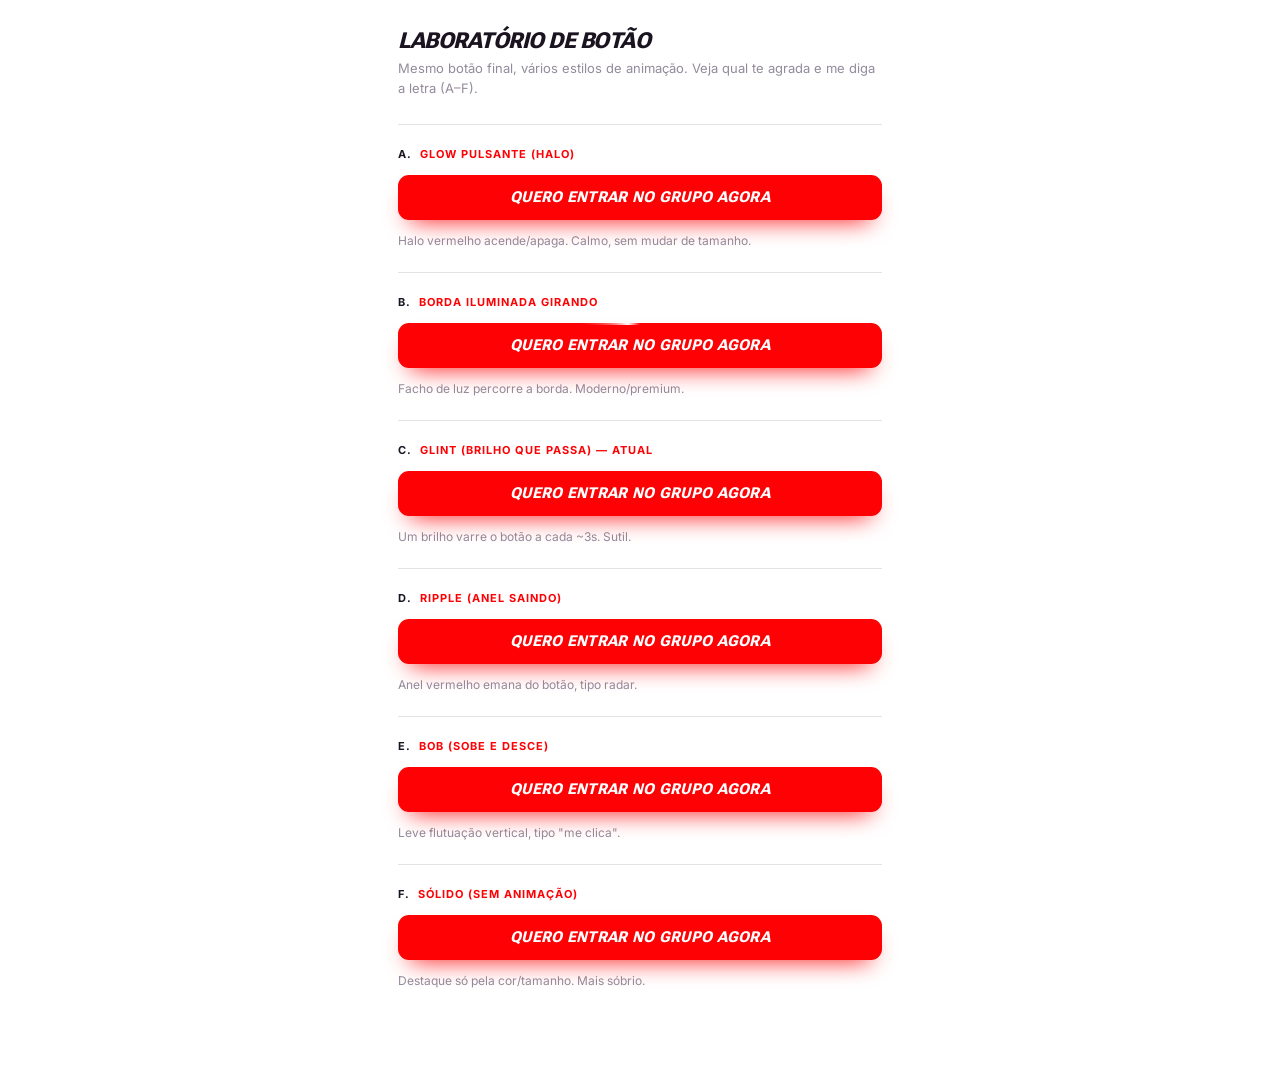
<file: cta-lab.html>
<!DOCTYPE html>
<html lang="pt-BR">
<head>
<meta charset="UTF-8" />
<meta name="viewport" content="width=device-width, initial-scale=1.0" />
<title>CTA Lab — SuperJon</title>
<link rel="preconnect" href="https://fonts.googleapis.com" />
<link rel="preconnect" href="https://fonts.gstatic.com" crossorigin />
<link href="https://fonts.googleapis.com/css2?family=Inter:wght@400;600;700&family=Roboto+Flex:ital,opsz,wght@0,8..144,400..900;1,8..144,600..900&display=swap" rel="stylesheet" />
<style>
  :root{ --red:#FD0104; --ink:#1a1320; --faint:#938b9c; --line:rgba(24,16,32,.12); }
  *{box-sizing:border-box;margin:0;padding:0}
  body{font-family:Inter,sans-serif;background:#fff;color:var(--ink);padding:28px 18px 60px;max-width:520px;margin:0 auto}
  h1{font-family:'Roboto Flex';font-weight:800;font-style:italic;text-transform:uppercase;font-size:22px;letter-spacing:-.5px;margin-bottom:6px}
  .sub{font-size:13px;color:var(--faint);margin-bottom:26px;line-height:1.5}
  .item{padding:22px 0;border-top:1px solid var(--line)}
  .tag{font-size:11px;font-weight:700;text-transform:uppercase;letter-spacing:1px;color:var(--red);margin-bottom:14px;display:flex;gap:8px;align-items:center}
  .tag b{color:var(--ink)}
  .desc{font-size:12px;color:var(--faint);margin-top:12px;line-height:1.5}

  /* Botão base (igual ao da LP) */
  .cta{position:relative;width:100%;background:var(--red);color:#fff;font-family:'Roboto Flex';font-weight:800;font-style:italic;text-transform:uppercase;font-size:15px;letter-spacing:.3px;line-height:1;border:none;padding:15px;border-radius:11px;box-shadow:0 12px 24px -12px var(--red);cursor:pointer}
  .cta span{position:relative;z-index:2}

  /* A — Glow pulsante (halo) */
  .glow{animation:glowPulse 1.9s ease-in-out infinite}
  @keyframes glowPulse{0%,100%{box-shadow:0 12px 24px -12px var(--red)}50%{box-shadow:0 12px 24px -12px var(--red),0 0 0 6px rgba(253,1,4,.16),0 0 28px 4px rgba(253,1,4,.4)}}

  /* B — Borda iluminada girando */
  .beam{overflow:hidden;z-index:0}
  .beam::before{content:"";position:absolute;inset:-60%;background:conic-gradient(from 0deg,transparent 0 290deg,#fff 330deg,transparent 360deg);animation:spin 2.4s linear infinite;z-index:0}
  .beam::after{content:"";position:absolute;inset:2px;border-radius:9px;background:var(--red);z-index:1}
  @keyframes spin{to{transform:rotate(360deg)}}

  /* C — Glint (brilho que passa) */
  .glint{overflow:hidden}
  .glint::after{content:"";position:absolute;top:0;left:-75%;width:50%;height:100%;background:linear-gradient(120deg,transparent,rgba(255,255,255,.55),transparent);transform:skewX(-20deg);animation:sweep 3.4s ease-in-out infinite;z-index:1}
  @keyframes sweep{0%{left:-75%}30%,100%{left:160%}}

  /* D — Ripple (anel/radar saindo) */
  .ripple::before{content:"";position:absolute;inset:0;border-radius:inherit;box-shadow:0 0 0 0 rgba(253,1,4,.5);animation:rip 2s ease-out infinite;z-index:0}
  @keyframes rip{0%{box-shadow:0 0 0 0 rgba(253,1,4,.45)}70%{box-shadow:0 0 0 16px rgba(253,1,4,0)}100%{box-shadow:0 0 0 0 rgba(253,1,4,0)}}

  /* E — Bob (sobe e desce sutil) */
  .bob{animation:bob 1.7s ease-in-out infinite}
  @keyframes bob{0%,100%{transform:translateY(0)}50%{transform:translateY(-4px)}}

  /* F — Sólido (sem animação) */
</style>
</head>
<body>
  <h1>Laboratório de botão</h1>
  <p class="sub">Mesmo botão final, vários estilos de animação. Veja qual te agrada e me diga a letra (A–F).</p>

  <div class="item">
    <div class="tag"><b>A.</b> Glow pulsante (halo)</div>
    <button class="cta glow"><span>Quero entrar no grupo agora</span></button>
    <p class="desc">Halo vermelho acende/apaga. Calmo, sem mudar de tamanho.</p>
  </div>

  <div class="item">
    <div class="tag"><b>B.</b> Borda iluminada girando</div>
    <button class="cta beam"><span>Quero entrar no grupo agora</span></button>
    <p class="desc">Facho de luz percorre a borda. Moderno/premium.</p>
  </div>

  <div class="item">
    <div class="tag"><b>C.</b> Glint (brilho que passa) — atual</div>
    <button class="cta glint"><span>Quero entrar no grupo agora</span></button>
    <p class="desc">Um brilho varre o botão a cada ~3s. Sutil.</p>
  </div>

  <div class="item">
    <div class="tag"><b>D.</b> Ripple (anel saindo)</div>
    <button class="cta ripple"><span>Quero entrar no grupo agora</span></button>
    <p class="desc">Anel vermelho emana do botão, tipo radar.</p>
  </div>

  <div class="item">
    <div class="tag"><b>E.</b> Bob (sobe e desce)</div>
    <button class="cta bob"><span>Quero entrar no grupo agora</span></button>
    <p class="desc">Leve flutuação vertical, tipo "me clica".</p>
  </div>

  <div class="item">
    <div class="tag"><b>F.</b> Sólido (sem animação)</div>
    <button class="cta"><span>Quero entrar no grupo agora</span></button>
    <p class="desc">Destaque só pela cor/tamanho. Mais sóbrio.</p>
  </div>
</body>
</html>
</file>
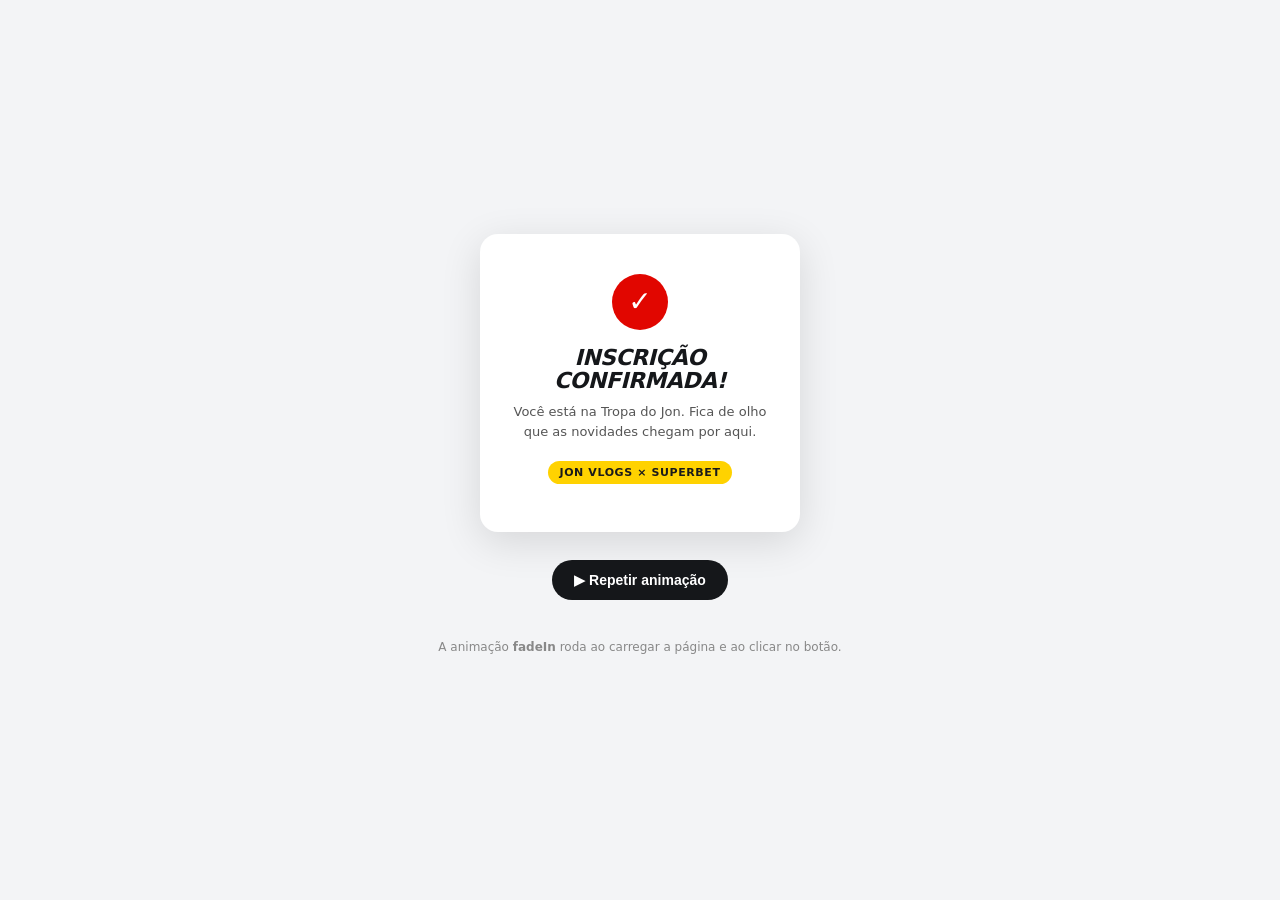
<file: demo-fadeIn.html>
<!DOCTYPE html>
<html lang="pt-BR">
<head>
  <meta charset="UTF-8" />
  <meta name="viewport" content="width=device-width, initial-scale=1.0" />
  <title>Demo — Motion fadeIn (SuperJon)</title>
  <style>
    :root {
      --red: #e10600;
      --white: #ffffff;
      --yellow: #ffd200;
      --yellow-text: #1a1a1a;
      --ink: #15171a;
      --ink-soft: #555;
    }

    * { box-sizing: border-box; }

    body {
      margin: 0;
      min-height: 100vh;
      display: flex;
      flex-direction: column;
      align-items: center;
      justify-content: center;
      gap: 28px;
      font-family: system-ui, -apple-system, "Segoe UI", Roboto, sans-serif;
      background: #f3f4f6;
      padding: 24px;
    }

    .card {
      width: 320px;
      background: var(--white);
      border-radius: 18px;
      box-shadow: 0 10px 40px rgba(0, 0, 0, 0.12);
      overflow: hidden;
    }

    /* ===== A animação fadeIn (a mesma do projeto SuperJon) ===== */
    .lp-done {
      text-align: center;
      padding: 40px 24px 48px;
      animation: fadeIn 0.4s ease both;
    }

    @keyframes fadeIn {
      from { opacity: 0; transform: translateY(8px); }
      to   { opacity: 1; transform: translateY(0); }
    }

    @media (prefers-reduced-motion: reduce) {
      .lp-done { animation-duration: 0.001ms !important; }
    }
    /* ========================================================= */

    .lp-done__check {
      width: 56px;
      height: 56px;
      border-radius: 50%;
      background: var(--red);
      color: var(--white);
      display: inline-flex;
      align-items: center;
      justify-content: center;
      font-size: 28px;
      margin-bottom: 16px;
    }

    .lp-done__title {
      font-weight: 800;
      font-style: italic;
      text-transform: uppercase;
      font-size: 22px;
      letter-spacing: -0.5px;
      line-height: 1.05;
      color: var(--ink);
      margin: 0 0 10px;
    }

    .lp-done__text {
      font-size: 13px;
      color: var(--ink-soft);
      line-height: 1.5;
      max-width: 280px;
      margin: 0 auto 20px;
    }

    .lp-done__badge {
      display: inline-block;
      background: var(--yellow);
      color: var(--yellow-text);
      font-size: 11px;
      font-weight: 700;
      text-transform: uppercase;
      letter-spacing: 0.6px;
      padding: 5px 11px;
      border-radius: 99px;
    }

    .replay {
      border: 0;
      background: var(--ink);
      color: #fff;
      font-size: 14px;
      font-weight: 600;
      padding: 12px 22px;
      border-radius: 99px;
      cursor: pointer;
    }
    .replay:hover { opacity: 0.85; }

    .hint { font-size: 12px; color: #888; }
  </style>
</head>
<body>
  <div class="card" id="card">
    <div class="lp-done">
      <div class="lp-done__check">✓</div>
      <h1 class="lp-done__title">Inscrição confirmada!</h1>
      <p class="lp-done__text">
        Você está na Tropa do Jon. Fica de olho que as novidades chegam por aqui.
      </p>
      <span class="lp-done__badge">Jon Vlogs × Superbet</span>
    </div>
  </div>

  <button class="replay" id="replay">▶ Repetir animação</button>
  <p class="hint">A animação <strong>fadeIn</strong> roda ao carregar a página e ao clicar no botão.</p>

  <script>
    const card = document.getElementById('card');
    document.getElementById('replay').addEventListener('click', () => {
      const el = card.querySelector('.lp-done');
      // Reinicia a animação: remove e re-adiciona o elemento
      const clone = el.cloneNode(true);
      el.replaceWith(clone);
    });
  </script>
</body>
</html>
</file>
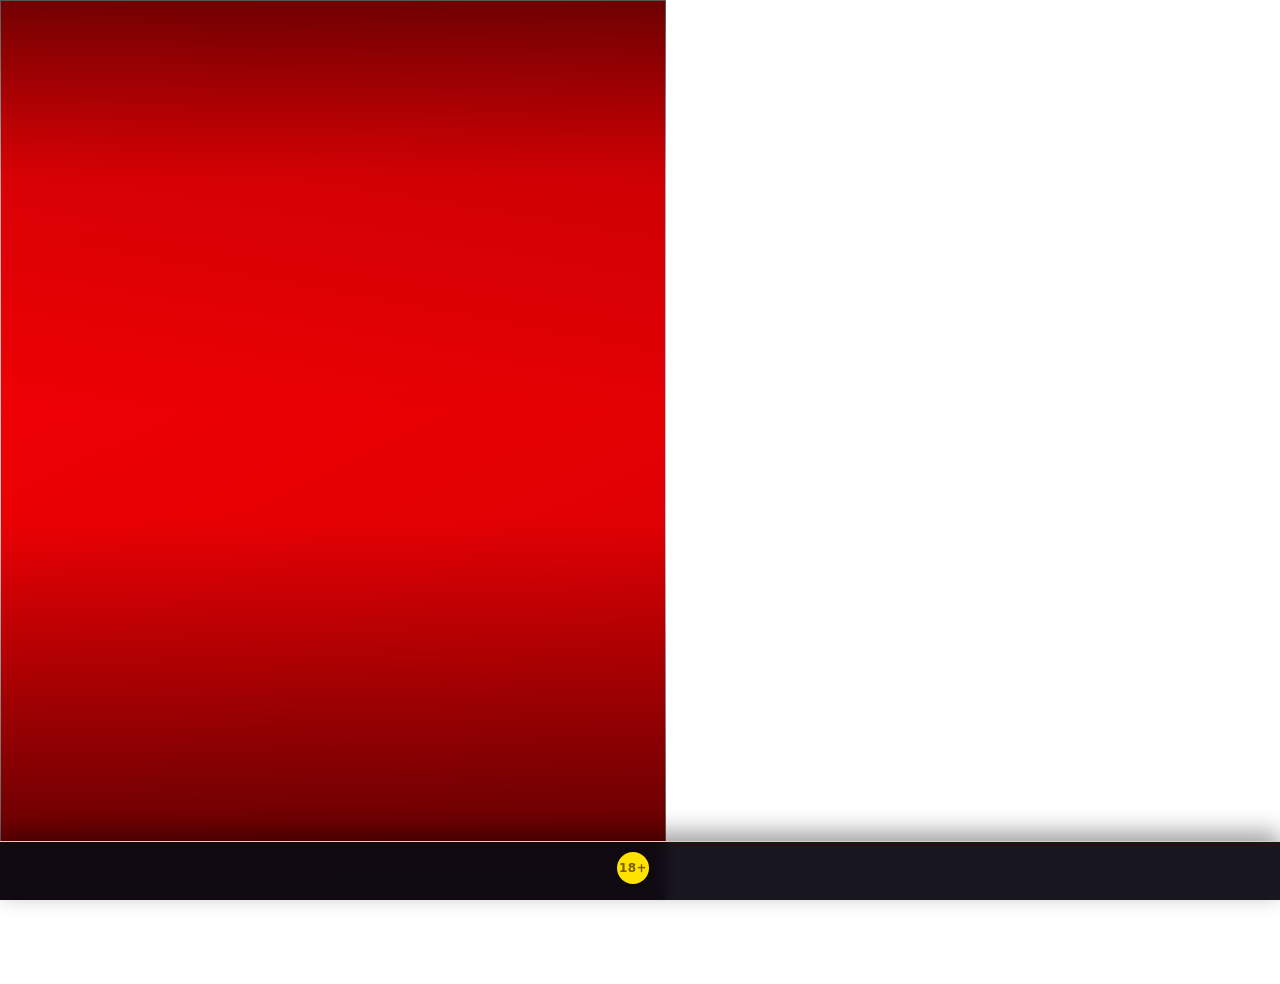
<file: index.template.html>
<!DOCTYPE html>
<html lang="pt-BR">
<head>
  <meta charset="UTF-8" />
  <meta name="viewport" content="width=device-width, initial-scale=1.0, viewport-fit=cover" />

  <!--BRAND_HEAD-->

  <link rel="stylesheet" href="./engine/engine.css" />
  <!--BRAND_STYLE-->
</head>
<body>
  <main class="lp" id="lp">
    <!-- Hero (preenchido pelo engine a partir da config da marca) -->
    <header class="lp-hero">
      <!-- Influenciador: PREENCHE o painel (cover). Filhos diretos do hero p/
           o inset:0 cobrir o painel inteiro. Foto = desktop, banner = mobile. -->
      <img class="lp-hero__photo" alt="" fetchpriority="high" decoding="async" />
      <img class="lp-hero__banner" alt="" fetchpriority="high" decoding="async" />
      <div class="lp-hero__scrim" aria-hidden="true"></div>
      <div class="lp-hero__inner">
        <div class="lp-hero__top">
          <span class="lp-logo-wrap">
            <img class="lp-logo-img" alt="" fetchpriority="high" decoding="async" />
            <span class="lp-logo" style="display:none"></span>
          </span>
          <img class="lp-jon-motion" alt="" fetchpriority="high" decoding="async" />
        </div>
        <!-- Selo +18 (por cima da imagem no desktop) -->
        <div class="lp-hero__foot">
          <span data-seal></span>
          <span class="lp-hero__foot-text"></span>
        </div>
      </div>
    </header>

    <!-- Corpo: telas renderizadas pelo engine + rodapé persistente -->
    <section class="lp-body">
      <div class="lp-body__inner" id="screen"></div>
      <footer class="lp-foot" id="lpFoot"></footer>
    </section>
  </main>

  <!-- Aviso obrigatório (Lei das Bets) — barra fixa no rodapé. Texto vem da config (B.legal). -->
  <aside class="lp-legal" id="lpLegal" aria-label="Aviso obrigatório">
    <span class="lp-legal__18">18+</span>
    <p class="lp-legal__msg"></p>
    <span class="lp-legal__extra"></span>
  </aside>

  <!-- Modal: Termos e Condições -->
  <div class="lp-modal" id="termsModal" hidden>
    <div class="lp-modal__backdrop" data-close></div>
    <div class="lp-modal__panel" role="dialog" aria-modal="true" aria-labelledby="termsTitle">
      <button class="lp-modal__close" type="button" data-close aria-label="Fechar">&times;</button>
      <h2 class="lp-modal__title" id="termsTitle">Termos e Condições</h2>
      <div class="lp-modal__body" id="termsBody"></div>
    </div>
  </div>

  <!-- Pop-up: cadastro (fluxo direto — "Não possui cadastro?") -->
  <div class="lp-modal" id="regModal" hidden>
    <div class="lp-modal__backdrop" data-close></div>
    <div class="lp-modal__panel lp-modal__panel--reg" role="dialog" aria-modal="true" aria-labelledby="regTitle">
      <button class="lp-modal__close" type="button" data-close aria-label="Fechar">&times;</button>
      <h2 class="lp-modal__title" id="regTitle"></h2>
      <p class="lp-modal__lead" id="regText"></p>
      <a class="lp-cta lp-cta--pulse" id="regCta" target="_blank" rel="noopener noreferrer" role="button"></a>
    </div>
  </div>

  <!-- Modal: "Onde encontrar seu ID" (print). Conteúdo vem do campo (config help). -->
  <div class="lp-modal" id="idHelpModal" hidden>
    <div class="lp-modal__backdrop" data-close></div>
    <div class="lp-modal__panel lp-modal__panel--help" role="dialog" aria-modal="true" aria-labelledby="idHelpTitle">
      <button class="lp-modal__close" type="button" data-close aria-label="Fechar">&times;</button>
      <h2 class="lp-modal__title" id="idHelpTitle"></h2>
      <p class="lp-modal__lead" id="idHelpText"></p>
      <img class="lp-idhelp__img" id="idHelpImg" alt="" decoding="async" />
    </div>
  </div>

  <!--BRAND_CONFIG-->
  <script src="./engine/engine.js" defer></script>
</body>
</html>
</file>
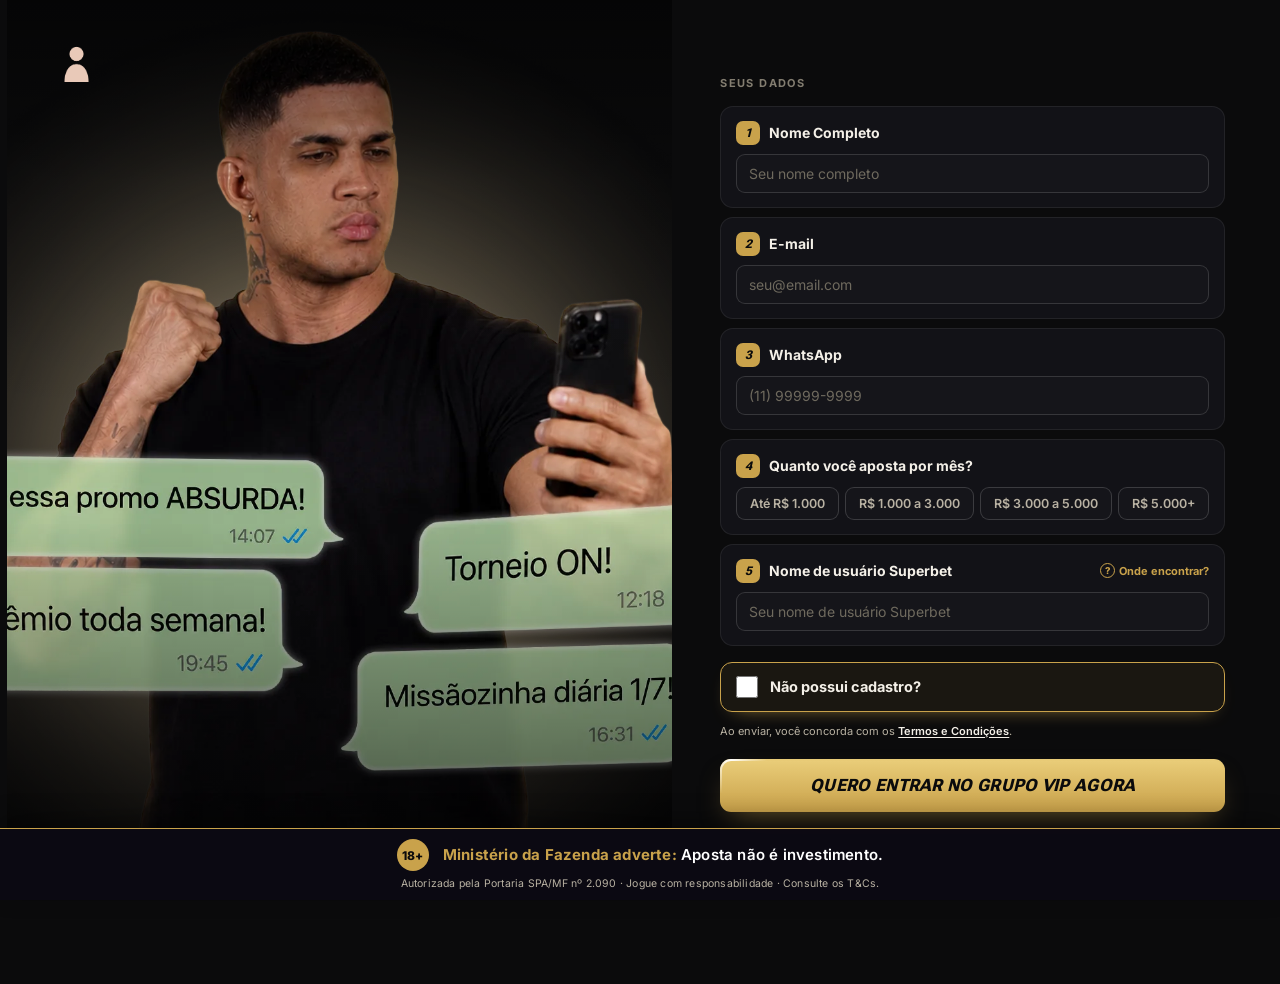
<file: preview-hudson-direta.html>
<!DOCTYPE html>
<html lang="pt-BR">
<head>
  <meta charset="UTF-8" />
  <meta name="viewport" content="width=device-width, initial-scale=1.0, viewport-fit=cover" />

  <title>Grupo VIP Hudson — Entrar no grupo (direto)</title>
  <meta name="description" content="Responda as perguntas rápidas e a equipe te direciona pro grupo. Conteúdo para maiores de 18 anos." />
  <meta name="theme-color" content="#FD0104" />
  <link rel="icon" href="./brands/hudson/assets/favicon.png" />
  <link rel="apple-touch-icon" href="./brands/hudson/assets/favicon.png" />
  <link rel="preconnect" href="https://fonts.googleapis.com" crossorigin />
  <link rel="preconnect" href="https://fonts.gstatic.com" crossorigin />
  <link rel="preload" as="image" fetchpriority="high" href="./brands/hudson/assets/_placeholder-influencer.png" />
  <link rel="preload" as="style" href="https://fonts.googleapis.com/css2?family=Inter:wght@400;500;600;700&family=Roboto+Flex:ital,opsz,wght@0,8..144,400..900;1,8..144,600..900&display=swap" onload="this.onload=null;this.rel='stylesheet'" />
  <noscript><link rel="stylesheet" href="https://fonts.googleapis.com/css2?family=Inter:wght@400;500;600;700&family=Roboto+Flex:ital,opsz,wght@0,8..144,400..900;1,8..144,600..900&display=swap" /></noscript>

  <style>
/* ===========================================================
   SuperJon — LP de conversão (Jon Vlogs × Superbet)
   Responsiva: mobile (empilhada) + desktop (split-screen)
   Tokens conforme lp_jon_spec.md
   =========================================================== */

:root {
  /* Cores */
  --red: #FD0104;          /* Super Red — principal */
  --red-rgb: 253, 1, 4;    /* mesmo vermelho em rgb p/ glows com alpha */
  --red-deep: #d10003;     /* gradiente do hero */
  --burgundy: #540031;     /* acento secundário */
  --dark-purple: #181020;  /* fundos escuros pontuais */
  --yellow: #FFE200;       /* Generosity Yellow */
  --white: #FFFFFF;
  --ink: #1a1320;          /* texto principal */
  --ink-soft: #5c5566;     /* texto secundário */
  --ink-faint: #938b9c;    /* labels, rodapé */
  --bg-2: #fbf9f7;         /* fundo dos cards */
  --line: rgba(24, 16, 32, 0.12);
  --line-strong: rgba(24, 16, 32, 0.22);
  --yellow-text: #7a5c00;  /* texto sobre amarelo */
  --yellow-text-2: #9a7600;

  --font-hero: 'Roboto Flex', system-ui, sans-serif;
  --font-body: 'Inter', system-ui, -apple-system, sans-serif;
  --hero-style: italic; /* normal em marcas sem itálico (ex.: Betano) */
}

* {
  margin: 0;
  padding: 0;
  box-sizing: border-box;
}

html, body {
  background: var(--white);
}

body {
  font-family: var(--font-body);
  color: var(--ink);
  -webkit-font-smoothing: antialiased;
  text-rendering: optimizeLegibility;
}

/* =====================================================
   LAYOUT BASE — MOBILE (empilhado, coluna única)
   ===================================================== */
.lp {
  width: 100%;
  min-height: 100dvh;
  background: var(--white);
  display: flex;
  flex-direction: column;
}

/* ===================== Hero ===================== */
.lp-hero {
  position: relative;
  background: linear-gradient(155deg, var(--red), var(--red-deep));
  color: var(--white);
  padding: 0 20px 30px;
  padding-top: env(safe-area-inset-top, 0px);
  overflow: hidden;
}

/* brilho decorativo sutil */
.lp-hero::after {
  content: "";
  position: absolute;
  width: 360px;
  height: 360px;
  right: -120px;
  top: -140px;
  background: radial-gradient(circle, rgba(255, 255, 255, 0.16), transparent 70%);
  pointer-events: none;
}

.lp-hero__inner {
  position: relative;
  z-index: 1;
  width: 100%;
  max-width: 480px;
  margin: 0 auto;
}

.lp-hero__top {
  position: relative;
  display: flex;
  align-items: center;
  justify-content: space-between;
  padding-top: 18px;
}

/* Logo Superbet — imagem oficial (vermelha → branca via filtro).
   O wordmark .lp-logo entra só se a imagem falhar (onerror). */
.lp-logo-wrap {
  display: inline-flex;
  align-items: center;
}

.lp-logo-img {
  height: 15px;
  width: auto;
  display: block;
  filter: brightness(0) invert(1);
}

.lp-logo {
  display: inline-block;
  font-family: var(--font-hero);
  font-weight: 800;
  font-style: var(--hero-style);
  font-size: 18px;
  letter-spacing: -0.5px;
  color: var(--white);
  line-height: 1;
}

.lp-logo__dot {
  color: var(--yellow);
}

.lp-avatar {
  margin-top: 14px;
  width: 46px;
  height: 46px;
  border-radius: 50%;
  border: 1.5px solid rgba(255, 255, 255, 0.45);
  background: rgba(255, 255, 255, 0.12);
  display: flex;
  align-items: center;
  justify-content: center;
  text-align: center;
  font-size: 8.5px;
  font-weight: 700;
  line-height: 1.05;
  letter-spacing: 0.2px;
  flex: 0 0 auto;
}

/* Motion do Jon Vlogs — webm cortado no logo, direto sobre o vermelho.
   filter deixa branco preservando a transparência (igual à logo). */
.lp-jon-motion {
  display: block;
  height: 28px;
  width: auto;
  background: transparent;
  border: none;
  object-fit: contain;
}


/* No mobile o selo do hero some (aparece no rodapé do corpo) */
.lp-hero__foot {
  display: none;
}

.lp-hero__title {
  font-family: var(--font-hero);
  font-weight: 800;
  font-style: var(--hero-style);
  text-transform: uppercase;
  font-size: 26px;
  line-height: 1;
  letter-spacing: -1px;
}

.lp-hero__subtitle {
  margin-top: 8px;
  font-size: 12px;
  line-height: 1.45;
  opacity: 0.92;
  max-width: 90%;
}

/* ===================== Corpo ===================== */
/* Mobile em 3 zonas: hero (topo) / conteúdo (centro) / selo (rodapé) */
.lp-body {
  flex: 1 1 auto;
  display: flex;
  flex-direction: column;
  padding: 8px 18px 0; /* margem menor entre o hero e o conteúdo (mobile) */
}

.lp-body__inner {
  width: 100%;
  max-width: 480px;
  margin: 0 auto;
  flex: 1 1 auto;
  display: flex;
  flex-direction: column;
  justify-content: center;
  padding: 12px 0 24px;
}

/* Barra de progresso */
.lp-progress {
  height: 3px;
  background: var(--line);
  border-radius: 99px;
  margin-bottom: 13px;
  overflow: hidden;
}

.lp-progress__fill {
  height: 100%;
  width: 0%;
  background: var(--red);
  border-radius: 99px;
  transition: width 0.32s cubic-bezier(0.4, 0, 0.2, 1);
}

/* Label de seção */
.lp-section-label {
  font-size: 10px;
  font-weight: 700;
  text-transform: uppercase;
  letter-spacing: 1.4px;
  color: var(--ink-faint);
  margin-bottom: 11px;
}

/* ===================== Gate (pergunta de entrada) ===================== */
.lp-gate {
  padding-top: 4px;
  animation: fadeIn 0.4s ease both;
}
.lp-gate__eyebrow {
  display: inline-block;
  font-size: 10px;
  font-weight: 700;
  text-transform: uppercase;
  letter-spacing: 1.4px;
  color: var(--red);
  margin-bottom: 18px;
}
/* respiro extra entre o eyebrow e o título (acento não cola) */
.lp-gate__title { padding-top: 2px; }
.lp-gate__title {
  font-family: var(--font-hero);
  font-weight: 800;
  font-style: var(--hero-style);
  text-transform: uppercase;
  font-size: clamp(24px, 7vw, 34px);
  line-height: 1.02;
  letter-spacing: -1px;
  color: var(--ink);
}
.lp-gate__hl { color: var(--red); }
.lp-gate__sub {
  margin-top: 10px;
  font-size: 13px;
  color: var(--ink-soft);
  line-height: 1.45;
}
.lp-gate__opts {
  display: flex;
  flex-direction: column;
  gap: 10px;
  margin-top: 20px;
}
.lp-gate__opt {
  display: flex;
  align-items: center;
  justify-content: space-between;
  gap: 10px;
  width: 100%;
  padding: 16px 18px;
  background: var(--white);
  border: 1.5px solid var(--line-strong);
  border-radius: 13px;
  font-family: var(--font-body);
  font-size: 15px;
  font-weight: 700;
  color: var(--ink);
  cursor: pointer;
  transition: border-color 0.16s ease, transform 0.12s ease, box-shadow 0.16s ease, background 0.16s ease;
  -webkit-tap-highlight-color: transparent;
}
.lp-gate__opt-arrow {
  font-family: var(--font-hero);
  font-style: var(--hero-style);
  font-weight: 800;
  color: var(--ink-faint);
  transition: transform 0.16s ease, color 0.16s ease;
}
.lp-gate__opt:hover {
  border-color: var(--red);
  transform: translateY(-2px);
  box-shadow: 0 10px 22px -14px var(--red);
}
.lp-gate__opt:hover .lp-gate__opt-arrow {
  transform: translateX(4px);
  color: var(--red);
}
.lp-gate__opt:active { transform: translateY(0); }
/* "Sim" como opção principal (vermelha) */
.lp-gate__opt--primary {
  background: var(--red);
  border-color: var(--red);
  color: var(--white);
  box-shadow: 0 12px 24px -14px var(--red);
}
.lp-gate__opt--primary .lp-gate__opt-arrow { color: rgba(255, 255, 255, 0.8); }
.lp-gate__opt--primary:hover {
  background: var(--red-deep);
  border-color: var(--red-deep);
}
.lp-gate__opt--primary:hover .lp-gate__opt-arrow { color: var(--white); }

/* Passo-a-passo (tela "criar conta") */
.lp-steps {
  list-style: none;
  margin: 20px 0 18px; /* respiro entre o passo 3 e o botão "Criar conta agora" */
  padding: 0;
  display: flex;
  flex-direction: column;
  gap: 12px;
}
.lp-steps li {
  display: flex;
  align-items: center;
  gap: 11px;
  font-size: 13.5px;
  font-weight: 600;
  color: var(--ink-soft);
}
.lp-steps__n {
  flex: 0 0 auto;
  width: 24px;
  height: 24px;
  border-radius: 50%;
  background: var(--red);
  color: var(--white);
  display: flex;
  align-items: center;
  justify-content: center;
  font-family: var(--font-hero);
  font-weight: 800;
  font-style: var(--hero-style);
  font-size: 12px;
}

/* Utilitários responsivos (texto que muda entre mobile/desktop) */
.u-only-desktop { display: none; }

/* Texto introdutório (telas create / form-pós-cadastro) */
.lp-intro {
  font-size: 14px;
  font-weight: 500;
  color: var(--ink);
  line-height: 1.45;
  margin-bottom: 14px;
}

.lp-intro--success {
  font-weight: 700;
  padding-left: 12px;
  border-left: 3px solid var(--red);
}

/* Botão de link discreto ("Já tenho conta") */
.lp-link-btn {
  display: block;
  width: 100%;
  margin-top: 44px;
  background: none;
  border: none;
  color: var(--ink-soft);
  font-family: var(--font-body);
  font-size: 12.5px;
  font-weight: 600;
  text-decoration: underline;
  text-underline-offset: 3px;
  cursor: pointer;
}
.lp-link-btn:hover { color: var(--ink); }

/* Inputs de texto */
.lp-input {
  width: 100%;
  font-family: var(--font-body);
  font-size: 14px;
  font-weight: 500;
  color: var(--ink);
  background: var(--white);
  border: 1.5px solid var(--line-strong);
  border-radius: 9px;
  padding: 10px 12px;
  transition: border-color 0.16s ease, box-shadow 0.16s ease;
  -webkit-appearance: none;
  appearance: none;
}
.lp-input::placeholder { color: var(--ink-faint); font-weight: 400; }
.lp-input:focus {
  outline: none;
  border-color: var(--red);
  box-shadow: 0 0 0 3px rgba(var(--red-rgb), 0.10);
}

/* Linha de consentimento + link dos termos */
.lp-consent {
  font-size: 11px;
  color: var(--ink-soft);
  line-height: 1.45;
  margin-top: 12px;
}
.lp-terms-link {
  background: none;
  border: none;
  padding: 0;
  font: inherit;
  color: var(--ink);
  font-weight: 600;
  text-decoration: underline;
  text-underline-offset: 2px;
  cursor: pointer;
}
.lp-terms-link:hover { color: var(--red); }

/* Animação de erro */
.shake { animation: shake 0.35s ease; }
@keyframes shake {
  0%, 100% { transform: translateX(0); }
  25% { transform: translateX(-5px); }
  75% { transform: translateX(5px); }
}

/* Grid de perguntas (1 coluna no mobile) */
.lp-questions {
  display: grid;
  grid-template-columns: 1fr;
  gap: 9px;
}

/* Card de pergunta */
.lp-q {
  background: var(--bg-2);
  border: 1px solid var(--line);
  border-radius: 11px;
  padding: 11px 12px;
  margin-bottom: 9px;
  transition: border-color 0.2s ease, box-shadow 0.2s ease;
}

/* Destaque de pendência ao tentar enviar incompleto */
.lp-q.is-pending {
  border-color: var(--red);
  box-shadow: 0 0 0 3px rgba(var(--red-rgb), 0.10);
}

/* Aviso anti-e-mail no campo de nome de usuário (trava opt-in) */
.lp-input__warn {
  margin: 7px 0 0;
  font-family: var(--font-body);
  font-size: 12px;
  font-weight: 600;
  line-height: 1.35;
  color: var(--red);
}
.lp-input__warn[hidden] { display: none; }

.lp-q__head {
  display: flex;
  align-items: flex-start;
  gap: 9px;
  margin-bottom: 9px;
}

.lp-q__num {
  flex: 0 0 auto;
  width: 24px;
  height: 24px;
  border-radius: 7px;
  background: var(--red);
  color: var(--white);
  display: flex;
  align-items: center;
  justify-content: center;
  font-family: var(--font-hero);
  font-weight: 800;
  font-style: var(--hero-style);
  font-size: 12px;
}

.lp-q__text {
  font-size: 13px;
  font-weight: 700;
  color: var(--ink);
  line-height: 1.3;
  padding-top: 3px;
}

/* "Onde encontrar?" ao lado do label (ex.: ID) -> abre o modal com o print */
.lp-q__help {
  margin-left: auto;
  flex: 0 0 auto;
  align-self: center;
  display: inline-flex;
  align-items: center;
  gap: 4px;
  padding: 2px 0;
  background: none;
  border: 0;
  cursor: pointer;
  font-family: var(--font-body);
  font-size: 11px;
  font-weight: 700;
  color: var(--red);
  white-space: nowrap;
}
.lp-q__help:hover { text-decoration: underline; }
.lp-q__help-ic {
  display: inline-flex;
  align-items: center;
  justify-content: center;
  width: 15px;
  height: 15px;
  border-radius: 50%;
  border: 1.5px solid currentColor;
  font-size: 9.5px;
  font-weight: 800;
  line-height: 1;
}

/* imagem (print) dentro do modal "Onde encontrar o ID" */
.lp-modal__panel--help { max-width: 380px; }
.lp-idhelp__img {
  display: block;
  width: 100%;
  height: auto;
  border-radius: 12px;
  border: 1px solid var(--line);
  margin-top: 4px;
}

/* Chips */
.lp-chips {
  display: flex;
  flex-wrap: wrap;
  gap: 6px;
}

.chip {
  font-family: var(--font-body);
  font-size: 11.5px;
  font-weight: 600;
  color: var(--ink-soft);
  background: var(--white);
  border: 1.5px solid var(--line-strong);
  border-radius: 9px;
  padding: 7px 11px;
  cursor: pointer;
  transition: background 0.16s ease, border-color 0.16s ease, color 0.16s ease, transform 0.08s ease;
  -webkit-tap-highlight-color: transparent;
}

.chip:hover {
  border-color: var(--ink-soft);
}

.chip:active {
  transform: scale(0.97);
}

.chip:focus-visible {
  outline: 2px solid var(--red);
  outline-offset: 2px;
}

/* Selecionado — vermelho (padrão) */
.chip.is-selected {
  background: var(--red);
  border-color: var(--red);
  color: var(--white);
}

/* Selecionado — amarelo (ex.: "Os dois") */
.chip.is-selected.chip--yellow {
  background: var(--yellow);
  border-color: var(--yellow);
  color: var(--yellow-text);
}

/* Botão CTA (serve para <button> e <a>) */
.lp-cta {
  display: block;
  width: 100%;
  margin-top: 14px;
  background: var(--red);
  color: var(--white);
  font-family: var(--font-cta, var(--font-hero));
  font-weight: var(--cta-weight, 800);
  font-style: var(--hero-style);
  text-transform: uppercase;
  font-size: 14px;
  letter-spacing: 0.3px;
  line-height: 1;
  text-align: center;
  text-decoration: none;
  border: none;
  padding: 13px;
  border-radius: 11px;
  box-shadow: 0 12px 24px -12px var(--red);
  cursor: pointer;
  transition: transform 0.1s ease, box-shadow 0.2s ease, opacity 0.2s ease;
  -webkit-tap-highlight-color: transparent;
}

.lp-cta:hover {
  box-shadow: 0 14px 28px -10px var(--red);
}

.lp-cta:active {
  transform: translateY(1px) scale(0.995);
}

.lp-cta:disabled {
  cursor: not-allowed;
}

.lp-cta.is-loading {
  opacity: 0.75;
  pointer-events: none;
}

/* CTA com motion — pulso contínuo p/ atrair o clique.
   O brilho (shine) só varre quando o cursor passa por cima. */
.lp-cta--pulse {
  position: relative;
  overflow: hidden;
  animation: ctaPulse 1.9s ease-in-out infinite;
}
/* brilho (shine) — escondido; só varre no hover */
.lp-cta--pulse::after {
  content: "";
  position: absolute;
  top: 0;
  left: -65%;
  width: 45%;
  height: 100%;
  background: linear-gradient(120deg, transparent, rgba(255, 255, 255, 0.55), transparent);
  transform: skewX(-20deg);
  opacity: 0;
  pointer-events: none;
}
.lp-cta--pulse:hover::after {
  opacity: 1;
  animation: ctaShine 1s ease-out;
}
@keyframes ctaPulse {
  0%, 100% {
    box-shadow: 0 12px 24px -12px var(--red);
    transform: translateY(0) scale(1);
  }
  50% {
    box-shadow: 0 18px 36px -10px var(--red), 0 0 0 5px rgba(var(--red-rgb), 0.16);
    transform: translateY(-2px) scale(1.015);
  }
}
@keyframes ctaShine {
  0% { left: -65%; }
  100% { left: 150%; }
}

/* CTA final (entrar no grupo) — borda iluminada girando + flutua no hover.
   Distinto do botão de cadastro (que pulsa/respira). */
.lp-cta--go {
  position: relative;
  z-index: 0;
  overflow: hidden;
}
.lp-cta--go::before {           /* glow que percorre TODA a borda, uniforme */
  content: "";
  position: absolute;
  top: 0;
  left: 0;
  width: 78px;
  height: 78px;
  border-radius: 50%;
  background: radial-gradient(circle, #fff 0%, rgba(255, 255, 255, 0.4) 35%, transparent 65%);
  offset-path: border-box;      /* segue o contorno do botão */
  offset-anchor: 50% 50%;
  offset-distance: 0%;
  animation: ctaTravel 3.8s linear infinite;
  z-index: 0;
  pointer-events: none;
}
.lp-cta--go::after {            /* preenchimento interno: deixa só a borda acesa */
  content: "";
  position: absolute;
  inset: 2px;
  border-radius: 9px;
  background: var(--red);
  z-index: 1;
}
.lp-cta--go .lp-cta__label {    /* texto acima da borda animada */
  position: relative;
  z-index: 2;
}
.lp-cta--go:hover {             /* flutua ao passar o cursor */
  transform: translateY(-3px);
  box-shadow: 0 18px 34px -10px var(--red);
}
@keyframes ctaTravel { to { offset-distance: 100%; } }

/* Fallback: navegadores sem offset-path -> cônico girando (menos uniforme) */
@supports not (offset-path: border-box) {
  .lp-cta--go::before {
    width: auto;
    height: auto;
    inset: -60%;
    border-radius: 0;
    background: conic-gradient(from 0deg, transparent 0 290deg, #fff 330deg, transparent 360deg);
    animation: ctaBeam 3.6s linear infinite;
  }
  @keyframes ctaBeam { to { transform: rotate(360deg); } }
}

/* Rodapé de responsabilidade — selo +18 + texto, fixo no fim da página */
.lp-foot {
  flex: 0 0 auto;
  display: flex;
  align-items: center;
  justify-content: center;
  gap: 9px;
  font-size: 9.5px;
  color: var(--ink-faint);
  padding: 14px 0 18px;
  margin-top: 12px;
  border-top: 1px solid var(--line);
  line-height: 1.45;
  text-align: left;
}

/* Selo +18 — círculo (trocar por SEAL_URL oficial). "18+" centralizado. */
.lp-seal {
  flex: 0 0 auto;
  width: 28px;
  height: 28px;
  border-radius: 50%;
  border: 1.5px solid currentColor;
  display: inline-flex;
  align-items: center;
  justify-content: center;
  font-family: var(--font-body);
  font-weight: 800;
  font-size: 9.5px;
  letter-spacing: 0;
}
.lp-seal-img {
  flex: 0 0 auto;
  height: 30px;
  width: auto;
  display: block;
}

/* ── Aviso obrigatório: barra horizontal fixa no rodapé (Lei das Bets) ──
   Replicada da LP Betano; cores adaptadas aos tokens da marca. */
.lp-legal {
  position: fixed;
  left: 0;
  right: 0;
  bottom: 0;
  z-index: 60;
  display: flex;
  align-items: center;
  justify-content: center;
  flex-wrap: wrap;
  gap: 6px 14px;
  padding: 10px 18px;
  padding-bottom: calc(10px + env(safe-area-inset-bottom, 0px));
  background: rgba(12, 10, 20, 0.95);
  border-top: 1.5px solid var(--yellow);
  -webkit-backdrop-filter: blur(8px);
  backdrop-filter: blur(8px);
  box-shadow: 0 -8px 24px rgba(0, 0, 0, 0.4);
  text-align: center;
}
.lp-legal__18 {
  flex-shrink: 0;
  display: inline-flex;
  align-items: center;
  justify-content: center;
  width: 32px;
  height: 32px;
  font-family: var(--font-body);
  font-size: 12px;
  font-weight: 800;
  letter-spacing: 0.4px;
  color: var(--yellow-text);
  background: var(--yellow);
  border-radius: 999px;
}
.lp-legal__msg {
  margin: 0;
  min-width: 0;
  max-width: 100%;
  font-size: clamp(12px, 1.5vw, 15px);
  font-weight: 600;
  line-height: 1.35;
  letter-spacing: 0.2px;
  color: var(--white);
}
.lp-legal__msg strong { color: var(--yellow); font-weight: 700; }
.lp-legal__extra {
  flex-basis: 100%;
  font-size: 10.5px;
  letter-spacing: 0.2px;
  color: var(--ink-soft);
}
/* espaço p/ o conteúdo não ficar escondido atrás da barra fixa */
.lp { padding-bottom: 84px; }

@media (max-width: 860px) {
  .lp-legal {
    flex-direction: column;
    gap: 5px;
    padding: 8px 14px;
    padding-bottom: calc(8px + env(safe-area-inset-bottom, 0px));
  }
  .lp-legal__18 { width: 27px; height: 27px; font-size: 11px; }
  .lp-legal__msg { width: 100%; font-size: 12px; }
  .lp-legal__extra { flex-basis: auto; width: 100%; font-size: 9.5px; }
  .lp { padding-bottom: 106px; }
}

/* ===================== Tela de confirmação ===================== */
.lp-done {
  text-align: center;
  padding: 40px 24px 48px;
  animation: fadeIn 0.4s ease both;
}

.lp-done__check {
  width: 56px;
  height: 56px;
  border-radius: 50%;
  background: var(--red);
  color: var(--white);
  display: inline-flex;
  align-items: center;
  justify-content: center;
  font-size: 28px;
  margin-bottom: 16px;
}

.lp-done__title {
  font-family: var(--font-hero);
  font-weight: 800;
  font-style: var(--hero-style);
  text-transform: uppercase;
  font-size: 22px;
  letter-spacing: -0.5px;
  line-height: 1.05;
  color: var(--ink);
  margin-bottom: 10px;
}

.lp-done__text {
  font-size: 13px;
  color: var(--ink-soft);
  line-height: 1.5;
  max-width: 280px;
  margin: 0 auto 20px;
}

.lp-done__badge {
  display: inline-block;
  background: var(--yellow);
  color: var(--yellow-text);
  font-size: 11px;
  font-weight: 700;
  text-transform: uppercase;
  letter-spacing: 0.6px;
  padding: 5px 11px;
  border-radius: 99px;
  margin-bottom: 18px;
}

@keyframes fadeIn {
  from { opacity: 0; transform: translateY(8px); }
  to { opacity: 1; transform: translateY(0); }
}

/* ===================== Modal de Termos ===================== */
.lp-modal[hidden] { display: none; }
.lp-modal {
  position: fixed;
  inset: 0;
  z-index: 50;
  display: flex;
  align-items: center;
  justify-content: center;
  padding: 20px;
}
.lp-modal__backdrop {
  position: absolute;
  inset: 0;
  background: rgba(24, 16, 32, 0.55);
  backdrop-filter: blur(2px);
  animation: fadeIn 0.2s ease both;
}
.lp-modal__panel {
  position: relative;
  background: var(--white);
  border-radius: 16px;
  max-width: 460px;
  width: 100%;
  max-height: 80dvh;
  overflow-y: auto;
  padding: 24px 22px 22px;
  box-shadow: 0 24px 60px -20px rgba(24, 16, 32, 0.5);
  animation: fadeIn 0.25s ease both;
}
.lp-modal__close {
  position: absolute;
  top: 12px;
  right: 14px;
  background: none;
  border: none;
  font-size: 26px;
  line-height: 1;
  color: var(--ink-faint);
  cursor: pointer;
}
.lp-modal__close:hover { color: var(--ink); }
.lp-modal__title {
  font-family: var(--font-hero);
  font-weight: 800;
  font-style: var(--hero-style);
  text-transform: uppercase;
  font-size: 18px;
  letter-spacing: -0.5px;
  color: var(--ink);
  margin-bottom: 14px;
  padding-right: 28px;
}
.lp-modal__body p {
  font-size: 12.5px;
  line-height: 1.55;
  color: var(--ink-soft);
  margin-bottom: 11px;
}
.lp-modal__body p:last-child { margin-bottom: 0; }

/* Pop-up de cadastro (fluxo direto) */
.lp-modal__lead {
  font-size: 14px;
  line-height: 1.55;
  color: var(--ink-soft);
  margin-bottom: 18px;
}
.lp-modal__panel--reg #regCta { width: 100%; text-decoration: none; }

/* "Não possui cadastro?" — callout em destaque (não pode passar batido) */
.lp-noacc {
  display: flex;
  align-items: center;
  gap: 12px;
  margin-top: 16px;
  padding: 13px 15px;
  background: rgba(var(--red-rgb), 0.08);
  border: 1.5px solid var(--red);
  border-radius: 12px;
  cursor: pointer;
  box-shadow: 0 8px 20px -14px var(--red);
  transition: background 0.16s ease, box-shadow 0.16s ease;
}
.lp-noacc:hover { background: rgba(var(--red-rgb), 0.13); }
.lp-noacc__cb {
  width: 22px; height: 22px;
  accent-color: var(--red);
  flex: 0 0 auto;
  cursor: pointer;
}
.lp-noacc__q { font-size: 14.5px; font-weight: 700; color: var(--ink); }

/* =====================================================
   DESKTOP / TABLET LARGO — split-screen
   ===================================================== */
@media (min-width: 880px) {
  .lp {
    flex-direction: row;
    align-items: stretch;
  }

  /* alterna o texto direcional do subtítulo (abaixo -> ao lado) */
  .u-only-mobile { display: none; }
  .u-only-desktop { display: inline; }

  /* Hero vira painel esquerdo fixo, tela cheia.
     Largura amarrada à altura na proporção da arte (3:4 = 0.775), pra a
     imagem em cover preencher SEM cortar e sem margem. min() limita em telas
     muito altas pra o formulário manter espaço. */
  .lp-hero {
    flex: 0 0 auto;
    width: min(52%, calc(100dvh * 0.775));
    padding: 44px 56px 96px;   /* respiro inferior extra p/ o selo ficar acima da barra legal */
    display: flex;
    align-items: stretch;
    position: sticky;
    top: 0;
    height: 100dvh;
  }

  .lp-hero::after {
    width: 520px;
    height: 520px;
    right: -160px;
    top: 50%;
    transform: translateY(-50%);
  }

  .lp-hero__inner {
    max-width: 100%;
    flex: 1 1 auto;
    display: flex;
    flex-direction: column;
  }

  /* logo + avatar fixos no topo */
  .lp-hero__top {
    margin-bottom: 0;
  }

  .lp-logo-wrap {
    margin-top: 0;
  }

  .lp-logo-img {
    height: 22px;
  }

  .lp-logo {
    font-size: 24px;
  }

  .lp-hero__top {
    padding-top: 0;
  }

  .lp-jon-motion {
    height: 34px;
  }

  .lp-hero__title {
    font-size: clamp(44px, 5vw, 64px);
    letter-spacing: -2px;
  }

  .lp-hero__subtitle {
    margin-top: 14px;
    font-size: 16px;
    max-width: 28ch;
  }

  /* Selo do hero (desktop): branco, fixado na base do painel vermelho */
  .lp-hero__foot {
    display: flex;
    align-items: center;
    gap: 10px;
    margin-top: 0;
    font-size: 11px;
    opacity: 0.85;
    line-height: 1.5;
    max-width: 34ch;
  }
  .lp-hero__foot .lp-seal {
    width: 32px;
    height: 32px;
    font-size: 11px;
  }
  .lp-hero__foot .lp-seal-img { height: 34px; }

  /* Corpo vira painel direito, rolável, conteúdo centralizado */
  .lp-body {
    flex: 1 1 auto;
    display: flex;
    align-items: center;
    justify-content: center;
    padding: 56px 48px;
    min-height: 100dvh;
  }

  .lp-body__inner {
    max-width: 620px;
  }

  .lp-section-label {
    font-size: 11px;
    margin-bottom: 16px;
  }

  /* Perguntas em 2 colunas no desktop */
  .lp-questions {
    grid-template-columns: 1fr 1fr;
    gap: 12px;
  }

  .lp-q {
    padding: 14px 15px;
    border-radius: 13px;
  }

  .lp-q__text {
    font-size: 14px;
  }

  .chip {
    font-size: 12.5px;
    padding: 8px 13px;
  }

  .lp-cta {
    font-size: 16px;
    padding: 16px;
    margin-top: 20px;
  }

  /* No desktop o selo aparece no hero; some do corpo */
  .lp-foot {
    display: none;
  }

  /* Confirmação ocupa as duas colunas */
  .lp-done {
    grid-column: 1 / -1;
    padding: 32px 24px;
  }
  .lp-done__title { font-size: 28px; }
  .lp-done__text { font-size: 15px; max-width: 360px; }
}

/* Telas muito largas — não deixar o hero gigante */
@media (min-width: 1500px) {
  .lp-body__inner {
    max-width: 680px;
  }
}

@media (prefers-reduced-motion: reduce) {
  *, *::before, *::after {
    animation-duration: 0.001ms !important;
    transition-duration: 0.001ms !important;
  }
}

/* ===========================================================
   Influenciador no hero — a imagem PREENCHE o painel (cover); a logo
   e o selo +18 ficam POR CIMA. As imagens (hero.creatorPhoto = desktop,
   hero.creatorBanner = mobile) são filhas diretas de .lp-hero, como fundo.
   Sem imagem, o engine oculta o <img> via inline style.
   =========================================================== */
.lp-hero__photo,
.lp-hero__banner {
  position: absolute;
  inset: 0;
  width: 100%;
  height: 100%;
  object-fit: cover;
  object-position: center top;
  z-index: 0;
  display: none;                 /* cada breakpoint mostra a sua */
}
.lp-hero__scrim {
  position: absolute;
  inset: 0;
  z-index: 1;
  pointer-events: none;
  display: none;
}
.lp-hero__inner { z-index: 2; }  /* logo/selo por cima da imagem e do scrim */
.lp-hero::after { display: none; } /* a imagem é o fundo: sem o glow decorativo */

/* ---------------- MOBILE: banner preenche o header (16:10) ---------------- */
@media (max-width: 879px) {
  .lp-hero { min-height: 62.5vw; }       /* 100/1.6 -> proporção 16:10 */
  .lp-hero__banner { display: block; }   /* fundo do header */
  .lp-hero__scrim {
    display: block;
    background: linear-gradient(180deg, rgba(0, 0, 0, 0.5), transparent 30%, transparent 74%, rgba(0, 0, 0, 0.32));
  }

  /* "Seus dados" some no mobile (otimiza espaço) */
  .lp-section-label { display: none; }

  /* Fluxo direto: header menor + form compacto p/ caber numa tela só */
  [data-flow="direct"] .lp-hero { min-height: 52vw; }
  [data-flow="direct"] .lp-body { padding-top: 10px; }
  [data-flow="direct"] .lp-body__inner { justify-content: flex-start; padding: 6px 0 14px; }
  [data-flow="direct"] .lp-q { padding: 8px 11px; margin-bottom: 7px; }
  [data-flow="direct"] .lp-q__head { margin-bottom: 7px; }
  [data-flow="direct"] .lp-q__num { width: 21px; height: 21px; font-size: 11px; }
  [data-flow="direct"] .lp-input { padding: 8px 11px; }
  [data-flow="direct"] .lp-chips { gap: 5px; }
  [data-flow="direct"] .chip { padding: 6px 10px; font-size: 11px; }
  [data-flow="direct"] .lp-noacc { margin-top: 10px; padding: 10px 13px; }
  [data-flow="direct"] .lp-consent { margin-top: 8px; font-size: 10px; }
  [data-flow="direct"] .lp-cta { margin-top: 10px; padding: 12px; }
}

/* ---------------- DESKTOP: foto preenche o painel (3:4) ---------------- */
@media (min-width: 880px) {
  .lp-hero__photo { display: block; }
  .lp-hero__scrim {
    display: block;
    background: linear-gradient(180deg,
      rgba(0, 0, 0, 0.55) 0%, rgba(0, 0, 0, 0.12) 20%,
      transparent 46%, transparent 58%, rgba(0, 0, 0, 0.62) 100%);
  }
  .lp-hero__foot { margin-top: auto; }   /* selo na base, por cima da imagem */

  /* Sem título/subtítulo: o gate/formulário ocupa a parte branca inteira */
  .lp-body__inner { width: 100%; max-width: 720px; }
  .lp-gate__eyebrow { font-size: 12px; margin-bottom: 22px; }
  .lp-gate__title { font-size: clamp(34px, 3.4vw, 48px); }
  .lp-gate__sub { font-size: 15px; margin-top: 12px; }
  .lp-gate__opts { gap: 12px; margin-top: 26px; }
  .lp-gate__opt { padding: 20px 22px; font-size: 17px; border-radius: 15px; }
  .lp-cta { font-size: 17px; padding: 18px; }
}

</style>
  <style>

:root{--red:#c9a24b;--red-rgb:201, 162, 75;--red-deep:#0b0b0c;--burgundy:#540031;--dark-purple:#0b0b0c;--ink:#f4f0e8;--ink-soft:#b9b2a3;--ink-faint:#837d70;--white:#ffffff;--bg-2:#16161b;--line:rgba(255, 255, 255, 0.08);--line-strong:rgba(201, 162, 75, 0.35);--yellow:#c9a24b;--yellow-text:#0b0b0c;}
/* ===========================================================
   SuperJon — estética PREMIUM PRETO & DOURADO (tema escuro).
   Fundo escuro em tudo; ouro nos acentos e nas ações. Texto claro.
   =========================================================== */

/* Fundo geral escuro */
html, body { background: #0b0b0c; }
.lp { background: #0b0b0c; }
.lp-body { background: #0b0b0c; }

/* Hero: fundo LISO igual ao resto da página (sem gradiente -> sem "quadro"
   mais escuro em volta do Jon; a foto transparente senta num fundo uniforme). */
.lp-hero { background: #0b0b0c; }
.lp-hero::after { background: radial-gradient(circle, rgba(201, 162, 75, 0.22), transparent 70%); }

/* MOBILE (fluxo direto): hero mais alto p/ mostrar o corpo do Jon (a foto é
   vertical/desktop reaproveitada). Empurra o form pra baixo -> não parece que
   a imagem "bugou no loading". Override da regra do engine (52vw). Só o Jon. */
@media (max-width: 879px) {
  [data-flow="direct"] .lp-hero { min-height: 100vw; }
}

/* Superfícies escuras (inputs, opções, chips, cards) */
.lp-gate__opt {
  background: #15151a;
  border-color: rgba(201, 162, 75, 0.25);
  color: var(--ink);
}
.lp-gate__opt:hover { border-color: var(--red); box-shadow: 0 10px 22px -14px rgba(201, 162, 75, 0.5); }
.lp-input {
  background: #15151a;
  border-color: rgba(255, 255, 255, 0.14);
  color: var(--ink);
}
.lp-input::placeholder { color: #6f6a5e; }
.chip { background: #15151a; border-color: rgba(255, 255, 255, 0.16); color: var(--ink-soft); }
.lp-q { background: #121217; border-color: rgba(255, 255, 255, 0.07); }
.lp-q__num, .lp-steps__n { color: #0b0b0c; }   /* número sobre o ouro */

/* Ações em OURO com texto preto */
.lp-cta {
  background: linear-gradient(180deg, #e9cc78, #c9a24b);
  color: #0b0b0c;
  box-shadow: 0 14px 30px -12px rgba(201, 162, 75, 0.55);
}
.lp-cta:hover { box-shadow: 0 18px 36px -10px rgba(201, 162, 75, 0.7); }
.lp-cta--go::after { background: linear-gradient(180deg, #e9cc78, #c9a24b); }
.lp-cta--go:hover { box-shadow: 0 18px 34px -10px rgba(201, 162, 75, 0.55); }
.lp-gate__opt--primary {
  background: linear-gradient(180deg, #e9cc78, #c9a24b);
  border-color: #c9a24b;
  color: #0b0b0c;
}
.lp-gate__opt--primary .lp-gate__opt-arrow { color: #0b0b0c; }
.lp-gate__opt--primary:hover { box-shadow: 0 12px 24px -12px rgba(201, 162, 75, 0.6); }
.chip.is-selected { background: #c9a24b; border-color: #c9a24b; color: #0b0b0c; }

/* Pulso do CTA de cadastro em ouro (sobrescreve o glow padrão) */
@keyframes ctaPulse {
  0%, 100% { box-shadow: 0 12px 24px -12px rgba(201, 162, 75, 0.5); transform: translateY(0) scale(1); }
  50% { box-shadow: 0 18px 36px -10px rgba(201, 162, 75, 0.5), 0 0 0 5px rgba(201, 162, 75, 0.18); transform: translateY(-2px) scale(1.015); }
}

/* Modal escuro */
.lp-modal__panel { background: #141418; color: var(--ink); box-shadow: 0 24px 60px -20px #000; }
.lp-modal__title { color: var(--ink); }
.lp-modal__close { color: var(--ink-faint); }

/* Confirmação */
.lp-done__check { color: #0b0b0c; }

/* Header: só a logo do Jon. Esconde a da Superbet — com o space-between,
   a do Jon assume o canto esquerdo (onde a Superbet estava). */
.lp-logo-wrap { display: none; }
.lp-jon-motion { height: 30px; }
@media (min-width: 880px) { .lp-jon-motion { height: 38px; } }

/* Desktop: centraliza o par imagem+form e limita a largura do painel do form
   (posicionamento equilibrado). Com o fundo do hero agora LISO (igual ao resto),
   não há mais "quadro" mais escuro em volta da imagem. */
@media (min-width: 880px) {
  .lp { justify-content: center; }
  .lp-body { flex: 0 1 auto; max-width: 716px; }
}

/* ============================================================
   HUDSON — foto de hero HORIZONTAL (Hudson + balões, fundo transparente).
   O hero foi feito p/ imagem vertical 3:4; cover cortava os balões e
   deixava espaço estranho. Aqui mostra a ARTE INTEIRA (contain), sem corte.
   ============================================================ */

/* Mobile (fluxo direto): banner curto na proporção da arte; imagem inteira. */
@media (max-width: 879px) {
  [data-flow="direct"] .lp-hero { min-height: 56vw; }   /* override do 100vw herdado */
  .lp-hero { padding-bottom: 0; }
  .lp-hero__banner { object-fit: contain; object-position: center bottom; }
  .lp-hero__scrim { display: none; }                    /* arte já é dark/transparente */
}

/* Desktop: mantém cover (preenche o painel), só centraliza melhor no Hudson. */
@media (min-width: 880px) {
  .lp-hero__photo { object-position: center 42%; }
}

</style>
</head>
<body>
  <main class="lp" id="lp">
    <!-- Hero (preenchido pelo engine a partir da config da marca) -->
    <header class="lp-hero">
      <!-- Influenciador: PREENCHE o painel (cover). Filhos diretos do hero p/
           o inset:0 cobrir o painel inteiro. Foto = desktop, banner = mobile. -->
      <img class="lp-hero__photo" alt="" fetchpriority="high" decoding="async" />
      <img class="lp-hero__banner" alt="" fetchpriority="high" decoding="async" />
      <div class="lp-hero__scrim" aria-hidden="true"></div>
      <div class="lp-hero__inner">
        <div class="lp-hero__top">
          <span class="lp-logo-wrap">
            <img class="lp-logo-img" alt="" fetchpriority="high" decoding="async" />
            <span class="lp-logo" style="display:none"></span>
          </span>
          <img class="lp-jon-motion" alt="" fetchpriority="high" decoding="async" />
        </div>
        <!-- Selo +18 (por cima da imagem no desktop) -->
        <div class="lp-hero__foot">
          <span data-seal></span>
          <span class="lp-hero__foot-text"></span>
        </div>
      </div>
    </header>

    <!-- Corpo: telas renderizadas pelo engine + rodapé persistente -->
    <section class="lp-body">
      <div class="lp-body__inner" id="screen"></div>
      <footer class="lp-foot" id="lpFoot"></footer>
    </section>
  </main>

  <!-- Aviso obrigatório (Lei das Bets) — barra fixa no rodapé. Texto vem da config (B.legal). -->
  <aside class="lp-legal" id="lpLegal" aria-label="Aviso obrigatório">
    <span class="lp-legal__18">18+</span>
    <p class="lp-legal__msg"></p>
    <span class="lp-legal__extra"></span>
  </aside>

  <!-- Modal: Termos e Condições -->
  <div class="lp-modal" id="termsModal" hidden>
    <div class="lp-modal__backdrop" data-close></div>
    <div class="lp-modal__panel" role="dialog" aria-modal="true" aria-labelledby="termsTitle">
      <button class="lp-modal__close" type="button" data-close aria-label="Fechar">&times;</button>
      <h2 class="lp-modal__title" id="termsTitle">Termos e Condições</h2>
      <div class="lp-modal__body" id="termsBody"></div>
    </div>
  </div>

  <!-- Pop-up: cadastro (fluxo direto — "Não possui cadastro?") -->
  <div class="lp-modal" id="regModal" hidden>
    <div class="lp-modal__backdrop" data-close></div>
    <div class="lp-modal__panel lp-modal__panel--reg" role="dialog" aria-modal="true" aria-labelledby="regTitle">
      <button class="lp-modal__close" type="button" data-close aria-label="Fechar">&times;</button>
      <h2 class="lp-modal__title" id="regTitle"></h2>
      <p class="lp-modal__lead" id="regText"></p>
      <a class="lp-cta lp-cta--pulse" id="regCta" target="_blank" rel="noopener noreferrer" role="button"></a>
    </div>
  </div>

  <!-- Modal: "Onde encontrar seu ID" (print). Conteúdo vem do campo (config help). -->
  <div class="lp-modal" id="idHelpModal" hidden>
    <div class="lp-modal__backdrop" data-close></div>
    <div class="lp-modal__panel lp-modal__panel--help" role="dialog" aria-modal="true" aria-labelledby="idHelpTitle">
      <button class="lp-modal__close" type="button" data-close aria-label="Fechar">&times;</button>
      <h2 class="lp-modal__title" id="idHelpTitle"></h2>
      <p class="lp-modal__lead" id="idHelpText"></p>
      <img class="lp-idhelp__img" id="idHelpImg" alt="" decoding="async" />
    </div>
  </div>

  <script>window.BRAND = {"id":"hudson","creator":"hudson","source":"direta","meta":{"title":"Grupo VIP Hudson — Entrar no grupo (direto)","description":"Responda as perguntas rápidas e a equipe te direciona pro grupo. Conteúdo para maiores de 18 anos.","themeColor":"#FD0104","favicon":"./brands/hudson/assets/favicon.png"},"pixel":{"id":"","event":"CriarConta5000"},"tokens":{"--red":"#c9a24b","--red-rgb":"201, 162, 75","--red-deep":"#0b0b0c","--burgundy":"#540031","--dark-purple":"#0b0b0c","--ink":"#f4f0e8","--ink-soft":"#b9b2a3","--ink-faint":"#837d70","--white":"#ffffff","--bg-2":"#16161b","--line":"rgba(255, 255, 255, 0.08)","--line-strong":"rgba(201, 162, 75, 0.35)","--yellow":"#c9a24b","--yellow-text":"#0b0b0c"},"fonts":{"google":"Inter:wght@400;500;600;700&family=Roboto+Flex:ital,opsz,wght@0,8..144,400..900;1,8..144,600..900","faces":[]},"hero":{"brandLogo":"","brandLogoWhite":true,"brandWordmark":"superbet","creatorLogo":"./brands/hudson/assets/_placeholder-influencer.png","creatorAlt":"Hudson","creatorPhoto":"./brands/hudson/assets/hudson-hero.webp","creatorBanner":"./brands/hudson/assets/hudson-hero.webp","creatorPhotoAlt":"Hudson","title":"Grupo VIP Hudson","subtitleMobile":"Responda abaixo e garanta sua vaga no grupo do Hudson.","subtitleDesktop":"Responda ao lado e garanta sua vaga no grupo do Hudson.","headlineHTML":"Faça parte do grupo do <span class=\"lp-gate__hl\">Hudson</span>","subheadline":"Acesso gratuito e direto pra quem é da comunidade. Responda abaixo e garanta sua vaga no grupo."},"gate":{"eyebrow":"Comece por aqui","questionHTML":"Você já tem conta na <span class=\"lp-gate__hl\">Superbet</span>?","sub":"Em 1 toque a gente te leva pro caminho certo.","yes":"Sim, já tenho","no":"Ainda não tenho"},"create":{"eyebrow":"Falta pouco","titleHTML":"Crie sua conta na <span class=\"lp-gate__hl\">Superbet</span>","sub":"É rápido e gratuito. Assim que criar, volte aqui pra liberar seu acesso ao grupo.","steps":["Crie sua conta na Superbet","Volte para esta página","Responda e entre no grupo"],"cta":"Criar conta agora","back":"Já tenho conta"},"form":{"sectionLabel":"Seus dados","successIntro":"Agora que deu tudo certo com o cadastro, responde essas perguntas pra liberar o seu acesso:","fields":[{"id":"nome","label":"Nome Completo","type":"text","autocomplete":"name","placeholder":"Seu nome completo"},{"id":"email","label":"E-mail","type":"email","autocomplete":"email","inputmode":"email","placeholder":"seu@email.com"},{"id":"contato","label":"Nome de usuário Superbet","type":"text","autocomplete":"off","placeholder":"Seu nome de usuário Superbet","noEmail":"Aqui vai o seu nome de usuário Superbet, não o e-mail. Seu e-mail você coloca no campo E-mail acima.","help":{"link":"Onde encontrar?","title":"Onde encontrar seu nome de usuário Superbet","text":"Basta acessar sua conta e ir em <strong>Detalhes da conta</strong> — seu nome de usuário (@seunome) aparece ali, assim como na imagem.","image":"./brands/hudson/assets/idsuperbet.jpg"}},{"id":"telefone","label":"WhatsApp","type":"tel","autocomplete":"tel","inputmode":"tel","placeholder":"(11) 99999-9999"}],"bet":{"id":"faixa_aposta","label":"Quanto você aposta por mês?","options":[{"value":"ate_1000","label":"Até R$ 1.000"},{"value":"1000_3000","label":"R$ 1.000 a 3.000"},{"value":"3000_5000","label":"R$ 3.000 a 5.000"},{"value":"5000_mais","label":"R$ 5.000+","track":true,"whatsapp":""}]},"consentText":"Ao enviar, você concorda com os ","termsLink":"Termos e Condições","cta":"Quero entrar no grupo VIP agora","order":["nome","email","telefone","bet","contato"]},"done":{"title":"Tudo certo!","text":"Recebemos seus dados. Em instantes você entra no Grupo VIP Hudson. Caso o redirecionamento não funcione, clique abaixo:"},"seal":{"age":"18+","imageUrl":"","text":"Jogue com responsabilidade. Portaria SPA/MF Nº 2.090."},"legal":{"age":"18+","msgHTML":"<strong>Ministério da Fazenda adverte:</strong> Aposta não é investimento.","extra":"Autorizada pela Portaria SPA/MF nº 2.090 · Jogue com responsabilidade · Consulte os T&Cs."},"terms":["Ao enviar seus dados nesta página, você declara ter no mínimo 18 anos e concorda em receber comunicações do Grupo VIP Hudson pelos contatos informados (WhatsApp, e-mail e/ou telefone).","Seus dados são tratados conforme a Lei Geral de Proteção de Dados (LGPD) e utilizados para qualificação, comunicação e ações de marketing. Você pode solicitar a remoção a qualquer momento.","Esta página não promete prêmios, bônus ou aumento de chance de ganho como recompensa por cadastro ou depósito. Promoções, quando existirem, são comunicadas dentro do grupo e seguem regras próprias.","Conteúdo destinado a maiores de 18 anos. Aposte com responsabilidade. Este texto é um rascunho e deve passar por revisão jurídica."],"direct":{"noAccountLabel":"Não possui cadastro?","noAccountCta":"Cadastre-se aqui","popup":{"title":"Falta pouco pra entrar","text":"Crie sua conta, volte aqui e finalize o preenchimento para entrar no grupo.","cta":"Criar conta agora"}},"links":{"registration":"","whatsapp":""},"leadsApi":{"url":"https://3cdashboard.fly.dev/ingest/leads","key":"795b76c04e7225f63ce67ac55a5fc9161f6740b59d2d6812"},"flow":"direct"};</script>
  <script>
/* ===========================================================
   LP Engine — núcleo genérico (multi-marca)
   Lê a config da marca em window.BRAND (brands/<marca>/config.js).
   Fluxo: gate -> (create) -> form -> submitLead(Supabase) -> grupo.
   =========================================================== */
(function () {
  'use strict';

  var B = window.BRAND;
  if (!B) { console.error('[engine] window.BRAND não definido.'); return; }

  /* ----------------------- Helpers ----------------------- */
  function el(tag, cls, text) {
    var n = document.createElement(tag);
    if (cls) n.className = cls;
    if (text != null) n.textContent = text;
    return n;
  }

  function cardShell(num, labelText) {
    var card = el('div', 'lp-q');
    var head = el('div', 'lp-q__head');
    if (num != null) head.appendChild(el('span', 'lp-q__num', String(num)));
    head.appendChild(el('span', 'lp-q__text', labelText));
    card.appendChild(head);
    return card;
  }

  function getTracking() {
    var params = new URLSearchParams(window.location.search);
    var utm = {};
    ['utm_source', 'utm_medium', 'utm_campaign', 'utm_content', 'utm_term'].forEach(function (k) {
      utm[k] = params.get(k) || '';
    });
    return utm;
  }

  /* ----------------------- Estado ----------------------- */
  function uuid() {
    try { if (window.crypto && crypto.randomUUID) return crypto.randomUUID(); } catch (e) {}
    return 'lp-' + Date.now() + '-' + Math.random().toString(16).slice(2);
  }
  // client_id PERSISTENTE por creator: quem volta no mesmo navegador mantém o
  // mesmo id, então o recebedor casa a reentrada na mesma linha (não duplica).
  function persistentClientId() {
    var key = 'lp_cid_' + (B.creator || 'x');
    try {
      var v = localStorage.getItem(key);
      if (!v) { v = uuid(); localStorage.setItem(key, v); }
      return v;
    } catch (e) { return uuid(); } // localStorage indisponível: id de sessão
  }
  var state = { hasAccount: null, data: {}, bet: null, clientId: persistentClientId(), partialSent: false, regEventSent: false };

  // Injeta o client_id no parâmetro ?c= do link de cadastro (afiliado). A casa
  // devolve esse c= no postback S2S -> a gente casa o registro/FTD na planilha.
  function regUrlWithLead(reg) {
    if (!reg) return reg;
    var id = encodeURIComponent(state.clientId);
    if (/[?&]c=/.test(reg)) return reg.replace(/([?&]c=)[^&]*/, '$1' + id); // troca c= (mesmo vazio)
    return reg + (reg.indexOf('?') >= 0 ? '&' : '?') + 'c=' + id;
  }

  var FIELDS = B.form.fields;
  var BET = B.form.bet;
  var screenEl = document.getElementById('screen');

  /* ===========================================================
     Branding: tokens, meta e hero (a partir da config)
     =========================================================== */
  function applyBranding() {
    document.documentElement.setAttribute('data-flow', B.flow || 'full');
    if (B.meta) {
      if (B.meta.title) document.title = B.meta.title;
      setMeta('name', 'description', B.meta.description);
      setMeta('name', 'theme-color', B.meta.themeColor);
    }
    if (B.tokens) {
      var root = document.documentElement;
      Object.keys(B.tokens).forEach(function (k) { root.style.setProperty(k, B.tokens[k]); });
    }
    renderHero();
  }

  function setMeta(attr, key, val) {
    if (!val) return;
    var m = document.querySelector('meta[' + attr + '="' + key + '"]');
    if (!m) { m = document.createElement('meta'); m.setAttribute(attr, key); document.head.appendChild(m); }
    m.setAttribute('content', val);
  }

  function renderHero() {
    var h = B.hero || {};
    var logo = document.querySelector('.lp-logo-img');
    var word = document.querySelector('.lp-logo');
    var showWordmark = function () {
      if (logo) logo.style.display = 'none';
      if (word) {
        word.innerHTML = (h.brandWordmark || '') + '<span class="lp-logo__dot">.</span>';
        word.style.display = 'inline-block';
      }
    };
    if (logo) {
      if (!h.brandLogo) {
        showWordmark();              // marca sem imagem de logo -> wordmark
      } else {
        logo.src = h.brandLogo;
        logo.alt = h.brandWordmark || '';
        if (h.brandLogoWhite === false) logo.style.filter = 'none';
        logo.onerror = showWordmark; // se a imagem falhar -> wordmark
      }
    }
    var jon = document.querySelector('.lp-jon-motion');
    if (jon) {
      if (h.creatorLogo) { jon.src = h.creatorLogo; jon.alt = h.creatorAlt || ''; }
      else { jon.style.display = 'none'; }   // sem logo do criador -> não mostra img quebrada
    }

    // Influenciador: foto vertical (desktop) e banner horizontal (mobile).
    // Cada um é exibido/ocultado por breakpoint no CSS da marca.
    setHeroImg('.lp-hero__photo', h.creatorPhoto, h.creatorPhotoAlt);
    setHeroImg('.lp-hero__banner', h.creatorBanner, h.creatorPhotoAlt);

    var hfText = document.querySelector('.lp-hero__foot-text');
    if (hfText && B.seal) hfText.textContent = B.seal.text;
  }

  // define src/alt de uma imagem do influenciador; oculta se não houver src
  function setHeroImg(sel, src, alt) {
    var img = document.querySelector(sel);
    if (!img) return;
    if (src) { img.src = src; img.alt = alt || ''; }
    else { img.style.display = 'none'; }
  }

  function escapeHtml(s) {
    return String(s).replace(/[&<>"]/g, function (c) {
      return { '&': '&amp;', '<': '&lt;', '>': '&gt;', '"': '&quot;' }[c];
    });
  }

  /* ===========================================================
     TELA: gate
     =========================================================== */
  // marca a tela atual no <html> (data-screen) p/ o CSS reagir (ex.: banner
  // do influenciador só na tela do gate no mobile)
  function setScreen(name) {
    document.documentElement.setAttribute('data-screen', name);
  }

  function renderGate() {
    setScreen('gate');
    screenEl.innerHTML = '';
    state.hasAccount = null;
    var g = B.gate;

    var gate = el('div', 'lp-gate');
    gate.appendChild(el('span', 'lp-gate__eyebrow', g.eyebrow));
    var title = el('h2', 'lp-gate__title');
    title.innerHTML = g.questionHTML;
    gate.appendChild(title);
    gate.appendChild(el('p', 'lp-gate__sub', g.sub));

    var opts = el('div', 'lp-gate__opts');
    [['sim', g.yes, 'lp-gate__opt--primary'], ['nao', g.no, '']].forEach(function (item) {
      var btn = el('button', 'lp-gate__opt ' + item[2]);
      btn.type = 'button';
      btn.appendChild(el('span', 'lp-gate__opt-label', item[1]));
      btn.appendChild(el('span', 'lp-gate__opt-arrow', '→'));
      btn.addEventListener('click', function () {
        if (item[0] === 'sim') { state.hasAccount = 'sim'; renderForm(false); }
        else { renderCreate(); }
      });
      opts.appendChild(btn);
    });
    gate.appendChild(opts);
    screenEl.appendChild(gate);
  }

  /* ===========================================================
     TELA: create
     =========================================================== */
  function renderCreate() {
    setScreen('create');
    screenEl.innerHTML = '';
    var c = B.create;

    var wrap = el('div', 'lp-gate');
    wrap.appendChild(el('span', 'lp-gate__eyebrow', c.eyebrow));
    var title = el('h2', 'lp-gate__title');
    title.innerHTML = c.titleHTML;
    wrap.appendChild(title);
    wrap.appendChild(el('p', 'lp-gate__sub', c.sub));

    var steps = document.createElement('ol');
    steps.className = 'lp-steps';
    (c.steps || []).forEach(function (txt, i) {
      var li = document.createElement('li');
      li.appendChild(el('span', 'lp-steps__n', String(i + 1)));
      li.appendChild(el('span', null, txt));
      steps.appendChild(li);
    });
    wrap.appendChild(steps);

    // Link real -> NOVA aba garantida (PC, mobile, in-app)
    var reg = (B.links && B.links.registration) || '';
    var btn = el('a', 'lp-cta lp-cta--pulse', c.cta);
    btn.href = regUrlWithLead(reg) || '#';
    btn.target = '_blank';
    btn.rel = 'noopener noreferrer';
    btn.setAttribute('role', 'button');
    btn.addEventListener('click', function (e) {
      if (!reg) { e.preventDefault(); console.warn('[create] links.registration não configurado.'); }
      state.hasAccount = 'criou_agora';
      trackCompleteRegistration(); // Meta Pixel: clicou em "criar conta agora" (cadastro novo)
      setTimeout(function () { renderForm(true); }, 80);
    });
    wrap.appendChild(btn);

    var back = el('button', 'lp-link-btn', c.back);
    back.type = 'button';
    back.addEventListener('click', function () { state.hasAccount = 'sim'; renderForm(false); });
    wrap.appendChild(back);

    screenEl.appendChild(wrap);
  }

  /* ===========================================================
     TELA: form
     =========================================================== */
  function renderForm(fromCreate) {
    setScreen('form');
    screenEl.innerHTML = '';
    var F = B.form;

    if (fromCreate) {
      screenEl.appendChild(el('p', 'lp-intro lp-intro--success', F.successIntro));
    } else {
      screenEl.appendChild(el('p', 'lp-section-label', F.sectionLabel));
    }

    var form = el('form', 'lp-form');
    form.noValidate = true;
    var n = 1;

    function fieldCard(f) {
      var card = cardShell(n++, f.label);
      // "Onde encontrar?" ao lado do label (ex.: ID) -> abre modal com o print
      if (f.help) {
        var head = card.querySelector('.lp-q__head');
        var help = el('button', 'lp-q__help');
        help.type = 'button';
        help.innerHTML = '<span class="lp-q__help-ic" aria-hidden="true">?</span>' +
          escapeHtml(f.help.link || 'Onde encontrar?');
        help.addEventListener('click', function () { openIdHelp(f.help); });
        if (head) head.appendChild(help);
      }
      var input = el('input', 'lp-input');
      input.type = f.type;
      input.name = f.id;
      input.placeholder = f.placeholder || '';
      if (f.autocomplete) input.autocomplete = f.autocomplete;
      if (f.inputmode) input.setAttribute('inputmode', f.inputmode);
      input.value = state.data[f.id] || '';
      input.addEventListener('input', function () {
        state.data[f.id] = input.value;
        card.classList.remove('is-pending');
      });
      card.appendChild(input);
      // Trava anti-e-mail (opt-in): mostra um aviso em tempo real se a pessoa
      // digitar um e-mail aqui e marca o campo como pendente (bloqueia o envio).
      if (f.noEmail) {
        var warn = el('p', 'lp-input__warn');
        warn.textContent = (typeof f.noEmail === 'string') ? f.noEmail
          : 'Isso parece um e-mail. Coloque seu e-mail no campo de e-mail — aqui vai só o nome de usuário.';
        warn.hidden = true;
        card.appendChild(warn);
        input.addEventListener('input', function () {
          var bad = looksLikeEmail(input.value);
          warn.hidden = !bad;
          if (bad) card.classList.add('is-pending');
        });
      }
      card.dataset.field = f.id;
      return card;
    }

    function betCardEl() {
      var betCard = cardShell(n++, BET.label);
      betCard.dataset.field = BET.id;
      var chips = el('div', 'lp-chips');
      BET.options.forEach(function (opt) {
        var chip = el('button', 'chip', opt.label);
        chip.type = 'button';
        if (state.bet === opt.value) chip.classList.add('is-selected');
        chip.addEventListener('click', function () {
          state.bet = opt.value;
          chips.querySelectorAll('.chip').forEach(function (cc) { cc.classList.remove('is-selected'); });
          chip.classList.add('is-selected');
          betCard.classList.remove('is-pending');
        });
        chips.appendChild(chip);
      });
      betCard.appendChild(chips);
      return betCard;
    }

    // "Não possui cadastro?" (fluxo direto): callout em destaque -> pop-up + early-save
    function noAccEl() {
      var D = B.direct || {};
      var na = el('label', 'lp-noacc');
      var cb = el('input', 'lp-noacc__cb');
      cb.type = 'checkbox';
      na.appendChild(cb);
      na.appendChild(el('span', 'lp-noacc__q', D.noAccountLabel || 'Não possui cadastro?'));
      cb.addEventListener('change', function () {
        if (cb.checked) { state.hasAccount = 'nao'; sendPartial(); openReg(); }
        else { state.hasAccount = 'sim'; }
      });
      return na;
    }

    // ordem dos itens. Padrão: campos + faixa no fim. A variante direta
    // reordena via F.order (ex.: e-mail/ID depois da faixa de aposta).
    var order = (F.order && F.order.length) ? F.order
      : FIELDS.map(function (f) { return f.id; }).concat(['bet']);
    order.forEach(function (id) {
      if (id === 'bet') {
        form.appendChild(betCardEl());
      } else {
        var f = FIELDS.filter(function (x) { return x.id === id; })[0];
        if (f) form.appendChild(fieldCard(f));
      }
    });

    // Fluxo direto: "Não possui cadastro?" depois de todos os tópicos
    if (B.flow === 'direct') form.appendChild(noAccEl());

    var consent = el('p', 'lp-consent');
    consent.appendChild(document.createTextNode(F.consentText));
    var termsLink = el('button', 'lp-terms-link', F.termsLink);
    termsLink.type = 'button';
    termsLink.addEventListener('click', openTerms);
    consent.appendChild(termsLink);
    consent.appendChild(document.createTextNode('.'));
    form.appendChild(consent);

    var cta = el('button', 'lp-cta lp-cta--go');
    cta.type = 'submit';
    cta.appendChild(el('span', 'lp-cta__label', F.cta));
    form.appendChild(cta);

    form.addEventListener('submit', function (e) { e.preventDefault(); handleSubmit(cta); });

    screenEl.appendChild(form);
  }

  /* ----------------------- Validação ----------------------- */
  function requiredIds() {
    return FIELDS.map(function (f) { return f.id; }).concat([BET.id]);
  }
  // Detecta um e-mail COMPLETO (algo@dominio.tld) em qualquer parte do texto.
  // NÃO barra só por "@": um nome de usuário pode conter @ (ex.: @nobru). Só
  // acusa quando há domínio com ponto e extensão (o que caracteriza um e-mail).
  function looksLikeEmail(v) {
    return /[^\s@]+@[^\s@]+\.[a-z]{2,}/i.test(String(v || ''));
  }
  function fieldById(id) {
    return FIELDS.filter(function (x) { return x.id === id; })[0];
  }
  function validateField(id) {
    var v = (state.data[id] || '').trim();
    if (id === BET.id) return state.bet != null;
    if (!v) return false;
    // Trava anti-e-mail (opt-in via `noEmail` no config do campo): impede digitar
    // o e-mail onde vai o nome de usuário. Só afeta marcas que marcarem a flag —
    // o Jon, cujo `contato` é "E-mail ou ID Superbet", continua aceitando e-mail.
    var fc = fieldById(id);
    if (fc && fc.noEmail && looksLikeEmail(v)) return false;
    if (id === 'contato') {
      return looksLikeEmail(v) || v.length >= 3;
    }
    if (id === 'email') return /^[^\s@]+@[^\s@]+\.[^\s@]+$/.test(v);
    if (id === 'telefone') return v.replace(/\D/g, '').length >= 10;
    return v.length >= 2;
  }
  function highlightInvalid() {
    var first = null;
    requiredIds().forEach(function (id) {
      var card = screenEl.querySelector('[data-field="' + id + '"]');
      if (!card) return;
      if (!validateField(id)) { card.classList.add('is-pending'); if (!first) first = card; }
      else card.classList.remove('is-pending');
    });
    if (first) {
      first.classList.add('shake');
      setTimeout(function () { first.classList.remove('shake'); }, 400);
      first.scrollIntoView({ behavior: 'smooth', block: 'center' });
      var inp = first.querySelector('input');
      if (inp) inp.focus({ preventScroll: true });
    }
  }

  /* ----------------------- Payload (linha do banco) ----------------------- */
  function betMeta(value) {
    return BET.options.filter(function (x) { return x.value === value; })[0] || {};
  }

  // Dispara o evento de conversão no Meta Pixel — SÓ p/ a faixa marcada com
  // `track: true` na config (ex.: R$ 5.000+). No-op se o Pixel não carregou
  // (id vazio) ou se a faixa selecionada não é a rastreada.
  function trackPixelConversion() {
    var opt = betMeta(state.bet);
    if (!opt || !opt.track) return;
    var evt = (B.pixel && B.pixel.event) || 'CriarConta5000';
    // event_id p/ deduplicar navegador <-> servidor (CAPI). Setado ANTES do check
    // do fbq: se o Pixel estiver bloqueado (adblock/iOS), o CAPI ainda entrega.
    state.capi = { event: evt, event_id: state.clientId + '-c5k' };
    if (typeof window.fbq !== 'function') return;
    try {
      window.fbq('trackCustom', evt, {
        creator: B.creator,
        source: B.source,
        faixa_aposta: state.bet
      }, { eventID: state.capi.event_id });
    } catch (e) { /* pixel indisponível: nunca bloqueia o fluxo */ }
  }

  // Evento PADRÃO "CompleteRegistration" do Meta — dispara quando o lead
  // completa e envia o formulário da LP. Vale p/ todas as marcas e fluxos,
  // SEM trava de faixa (independente do valor escolhido). Independente do
  // CriarConta5000. No-op se o Pixel não carregou (id vazio).
  function trackCompleteRegistration() {
    if (state.regEventSent) return;              // dispara no máx. 1x por sessão
    if (typeof window.fbq !== 'function') return;
    state.regEventSent = true;
    try {
      window.fbq('track', 'CompleteRegistration', {
        creator: B.creator,
        source: B.source,
        flow: B.flow || 'full',
        faixa_aposta: state.bet
      });
    } catch (e) { /* pixel indisponível: nunca bloqueia o fluxo */ }
  }

  // lê um cookie (ex.: _fbp / _fbc do Meta) p/ melhorar o match do CAPI.
  function getCookie(name) {
    var m = ('; ' + document.cookie).split('; ' + name + '=');
    return m.length === 2 ? decodeURIComponent(m.pop().split(';').shift()) : '';
  }

  function buildRow(opts) {
    opts = opts || {};
    var utm = getTracking();
    var bm = betMeta(state.bet);
    var jtc = state.hasAccount === 'sim' ? 'sim'
      : (state.hasAccount === 'nao' ? 'nao' : 'criou_agora');
    var row = {
      creator: B.creator,
      source: B.source,
      flow: B.flow || 'full',
      client_id: state.clientId,
      status: opts.partial ? 'parcial' : 'completo',
      faixa_aposta: state.bet,
      faixa_aposta_label: bm.label || '',
      ja_tinha_conta: jtc,
      consentimento: !opts.partial,
      utm_source: utm.utm_source,
      utm_medium: utm.utm_medium,
      utm_campaign: utm.utm_campaign,
      utm_content: utm.utm_content,
      utm_term: utm.utm_term,
      referrer: document.referrer || '',
      landing_url: window.location.href,
      user_agent: navigator.userAgent
    };
    FIELDS.forEach(function (f) { row[f.id] = (state.data[f.id] || '').trim(); });
    // dados só p/ o CAPI (server-side): lidos pelo Apps Script, ignorados pela
    // planilha e REMOVIDOS antes do Supabase (ver postLead) p/ não estourar 400.
    row.fbp = getCookie('_fbp');
    row.fbc = getCookie('_fbc');
    if (state.capi) { row.capi_event = state.capi.event; row.capi_event_id = state.capi.event_id; }
    return row;
  }

  /* ----------------------- Submit -> Supabase (robusto) ----------------------- */
  function wait(ms) { return new Promise(function (r) { setTimeout(r, ms); }); }

  function leadEndpoint() {
    var sb = B.supabase || {};
    if (!sb.url || !sb.anonKey) return null;
    return {
      url: sb.url.replace(/\/+$/, '') + '/rest/v1/' + (sb.table || 'lp_leads'),
      key: sb.anonKey
    };
  }

  // Espelha o lead numa planilha do Google (Apps Script Web App) — destino que
  // o time controla, além do Supabase. Best-effort: sendBeacon sobrevive ao
  // redirect pro WhatsApp e não trava a conversão. No-op se B.sheet.url vazio.
  function postToSheet(row) {
    var url = B.sheet && B.sheet.url;
    if (!url) return;
    try {
      var body = JSON.stringify(row);
      if (navigator.sendBeacon) {
        navigator.sendBeacon(url, new Blob([body], { type: 'text/plain;charset=UTF-8' }));
      } else {
        fetch(url, {
          method: 'POST', mode: 'no-cors', keepalive: true,
          headers: { 'Content-Type': 'text/plain;charset=UTF-8' }, body: body
        });
      }
    } catch (e) { /* best-effort: nunca bloqueia o fluxo */ }
  }

  // Espelha o lead pro endpoint central de ingest (3C Dashboard). Aditivo e
  // best-effort — no-op se B.leadsApi.url vazio (Jon/Nobru não têm ainda, seguem
  // só no Supabase/planilha). sendBeacon manda a chave NO CORPO (não dá header
  // custom) e usa text/plain -> sem preflight CORS. O servidor faz upsert por
  // client_id ("só melhora"). Nunca bloqueia a conversão.
  function postToCentral(row) {
    var api = B.leadsApi;
    if (!api || !api.url) return;
    try {
      var payload = api.key ? Object.assign({ key: api.key }, row) : row;
      var body = JSON.stringify(payload);
      if (navigator.sendBeacon) {
        navigator.sendBeacon(api.url, new Blob([body], { type: 'text/plain;charset=UTF-8' }));
      } else {
        fetch(api.url, {
          method: 'POST', mode: 'no-cors', keepalive: true,
          headers: { 'Content-Type': 'text/plain;charset=UTF-8' }, body: body
        });
      }
    } catch (e) { /* best-effort: nunca bloqueia o fluxo */ }
  }

  // 1 POST. keepalive=true deixa o insert completar mesmo durante o redirect
  // pro WhatsApp (senão a navegação cancela a requisição).
  async function postLead(row) {
    var ep = leadEndpoint();
    if (!ep) { console.log('[submitLead] (Supabase não configurado) row:', row); await wait(120); return; }
    // `email` é campo só do Nobru e ainda não existe no schema legado do Supabase;
    // remove do payload p/ não estourar 400 (PostgREST rejeita coluna inexistente).
    // A planilha recebe o email cheio via postToSheet. Some daqui quando migrarmos o banco.
    // remove campos que NÃO existem no schema do Supabase (email + os do CAPI).
    // Eles vão só pra planilha via postToSheet; o Supabase rejeitaria (400).
    var payload = row, SB_STRIP = ['email', 'fbp', 'fbc', 'capi_event', 'capi_event_id'];
    if (SB_STRIP.some(function (k) { return Object.prototype.hasOwnProperty.call(row, k); })) {
      payload = Object.assign({}, row);
      SB_STRIP.forEach(function (k) { delete payload[k]; });
    }
    var ctrl = (typeof AbortController !== 'undefined') ? new AbortController() : null;
    var to = ctrl ? setTimeout(function () { ctrl.abort(); }, 6000) : null;
    try {
      var res = await fetch(ep.url, {
        method: 'POST',
        headers: {
          'Content-Type': 'application/json',
          'apikey': ep.key,
          'Authorization': 'Bearer ' + ep.key,
          'Prefer': 'return=minimal'
        },
        body: JSON.stringify(payload),
        keepalive: true,
        signal: ctrl ? ctrl.signal : undefined
      });
      if (!res.ok) throw new Error('Supabase insert ' + res.status + ': ' + (await res.text()));
    } finally { if (to) clearTimeout(to); }
  }

  // tenta com backoff (rede instável / pico de tráfego)
  async function submitLead(row) {
    var delays = [0, 700, 1800];
    var lastErr;
    for (var i = 0; i < delays.length; i++) {
      if (delays[i]) await wait(delays[i]);
      try { await postLead(row); return; }
      catch (e) { lastErr = e; }
    }
    throw lastErr;
  }

  // Fila local (à prova de falha): se o banco falhar mesmo após os retries,
  // o lead não se perde — fica salvo e é reenviado na próxima visita.
  var QUEUE_KEY = 'lp_lead_queue';
  function queueLead(row) {
    try {
      var q = JSON.parse(localStorage.getItem(QUEUE_KEY) || '[]');
      q.push(row);
      if (q.length > 80) q = q.slice(-80);
      localStorage.setItem(QUEUE_KEY, JSON.stringify(q));
    } catch (e) { /* localStorage indisponível: ok, segue */ }
  }
  function flushQueue() {
    if (!leadEndpoint()) return;
    var q;
    try { q = JSON.parse(localStorage.getItem(QUEUE_KEY) || '[]'); } catch (e) { return; }
    if (!q.length) return;
    var remaining = [];
    (function next(i) {
      if (i >= q.length) {
        try { localStorage.setItem(QUEUE_KEY, JSON.stringify(remaining)); } catch (e) {}
        return;
      }
      postLead(q[i]).then(function () { next(i + 1); })
        .catch(function () { remaining.push(q[i]); next(i + 1); });
    })(0);
  }

  // Salva o lead PARCIAL (fluxo direto): dispara quando a pessoa marca
  // "Não possui cadastro?" — captura o que já preencheu antes de sair pro
  // cadastro (pode não voltar). Mesmo client_id do envio final p/ casar depois.
  // Gatilho do CAPI: reposta o lead (com capi_event_id) pra planilha no MESMO
  // instante do pixel "criar conta". Só planilha — não toca facebook.com, então
  // não sofre adblock/iOS. O Receiver casa por client_id e dispara o CAPI com o
  // MESMO event_id -> o Meta deduplica com o Pixel do navegador (sem contar 2x).
  function postCapiTrigger() {
    if (!state.capi) return;
    try { var r = buildRow({ partial: true }); postToSheet(r); postToCentral(r); } catch (e) { /* best-effort */ }
  }

  function sendPartial() {
    if (state.partialSent) return;
    state.partialSent = true;
    var row = buildRow({ partial: true });
    postToSheet(row); // espelha na planilha do time
    postToCentral(row); // + endpoint central (Fly) se configurado
    try {
      submitLead(row).catch(function (err) {
        console.warn('[sendPartial] falhou — enfileirando:', err);
        queueLead(row);
      });
    } catch (e) { console.warn('[sendPartial] erro:', e); queueLead(row); }
  }

  function handleSubmit(cta) {
    if (!requiredIds().every(validateField)) { highlightInvalid(); return; }
    // NÃO dispara CompleteRegistration aqui: entrar no grupo (form submit) NÃO é
    // criar conta. O evento sai só de quem clica em "criar conta agora".
    var row = buildRow();
    postToSheet(row); // espelha na planilha do time (independe do pixel)
    postToCentral(row); // + endpoint central (Fly) se configurado
    var lbl = cta.querySelector('.lp-cta__label') || cta;
    cta.classList.add('is-loading');
    cta.disabled = true;
    lbl.textContent = 'Enviando...';
    var moved = false;
    function go() { if (moved) return; moved = true; goToGroup(row); }
    submitLead(row)
      .then(go)
      .catch(function (err) {
        // não perde o lead (fila local) e não trava a conversão (segue pro grupo)
        console.error('[submitLead] erro após retries — enfileirando:', err);
        queueLead(row);
        go();
      });
    // Trava de segurança: NUNCA deixa o usuário preso em "Enviando...".
    // O insert continua em background (keepalive) e fica na fila como backup.
    setTimeout(function () { if (!moved) { queueLead(row); go(); } }, 4000);
  }

  function goToGroup(row) {
    var L = B.links || {};
    // Destino por faixa: se a opção escolhida tem seu próprio whatsapp (ex.:
    // 5.000+ -> agente VIP), usa ele; senão, cai no grupo padrão da marca.
    var bm = betMeta(state.bet) || {};
    var url = bm.whatsapp || L.whatsapp || '';
    // Sempre renderiza a tela final (com botão) — assim o usuário nunca trava
    // em "Enviando..." mesmo se o redirect automático demorar/for bloqueado.
    renderDone(row, url);
    if (url) { try { window.location.assign(url); } catch (e) {} }
  }

  /* ----------------------- TELA: done ----------------------- */
  function renderDone(row, url) {
    setScreen('done');
    screenEl.innerHTML = '';
    var d = B.done;
    var box = el('div', 'lp-done');
    box.appendChild(el('div', 'lp-done__check', '✓'));
    box.appendChild(el('h2', 'lp-done__title', d.title));
    box.appendChild(el('p', 'lp-done__text', d.text));
    if (url) {
      var goBtn = el('a', 'lp-cta lp-done__cta', (d && d.cta) || 'Entrar no grupo');
      goBtn.href = url;
      goBtn.rel = 'noopener noreferrer';
      box.appendChild(goBtn);
    }
    screenEl.appendChild(box);
  }

  /* ----------------------- Rodapé / selo ----------------------- */
  function renderFooter() {
    var foot = document.getElementById('lpFoot');
    if (!foot) return;
    foot.innerHTML = '';
    foot.appendChild(buildSeal());
    foot.appendChild(el('span', null, B.seal.text));
  }

  // Barra legal obrigatória (Lei das Bets) — preenche o texto a partir de B.legal.
  function renderLegalBar() {
    var bar = document.getElementById('lpLegal');
    var L = B.legal;
    if (!bar) return;
    if (!L) { bar.style.display = 'none'; return; }  // marca sem config -> não mostra
    var badge = bar.querySelector('.lp-legal__18');
    var msg = bar.querySelector('.lp-legal__msg');
    var extra = bar.querySelector('.lp-legal__extra');
    if (badge) badge.textContent = L.age || '18+';
    if (msg) msg.innerHTML = L.msgHTML || '';
    if (extra) extra.textContent = L.extra || '';
    // a barra legal substitui os selos/textos antigos (footer do corpo + selo do hero)
    var foot = document.getElementById('lpFoot');
    if (foot) foot.style.display = 'none';
    var heroFoot = document.querySelector('.lp-hero__foot');
    if (heroFoot) heroFoot.style.display = 'none';
  }
  function buildSeal() {
    if (B.seal && B.seal.imageUrl) {
      var img = el('img', 'lp-seal-img');
      img.src = B.seal.imageUrl;
      img.alt = (B.seal.age || '18+') + ' Jogue com responsabilidade';
      return img;
    }
    return el('span', 'lp-seal', (B.seal && B.seal.age) || '18+');
  }
  function paintHeroSeal() {
    document.querySelectorAll('[data-seal]').forEach(function (node) { node.replaceWith(buildSeal()); });
  }

  /* ----------------------- Modal de Termos ----------------------- */
  var modal = document.getElementById('termsModal');
  var termsBody = document.getElementById('termsBody');
  function openTerms() {
    termsBody.innerHTML = '';
    (B.terms || []).forEach(function (p) { termsBody.appendChild(el('p', null, p)); });
    modal.hidden = false;
    document.body.style.overflow = 'hidden';
  }
  function closeTerms() { modal.hidden = true; document.body.style.overflow = ''; }
  if (modal) {
    modal.addEventListener('click', function (e) { if (e.target.hasAttribute('data-close')) closeTerms(); });
    document.addEventListener('keydown', function (e) { if (e.key === 'Escape' && !modal.hidden) closeTerms(); });
  }

  /* ----------------------- Pop-up de cadastro (fluxo direto) ----------------------- */
  var regModal = document.getElementById('regModal');
  function openReg() {
    if (!regModal) return;
    var D = (B.direct && B.direct.popup) || {};
    var reg = (B.links && B.links.registration) || '';
    var t = regModal.querySelector('#regTitle');
    var x = regModal.querySelector('#regText');
    var cta = regModal.querySelector('#regCta');
    if (t) t.textContent = D.title || 'Crie sua conta';
    if (x) x.textContent = D.text || '';
    if (cta) {
      cta.textContent = D.cta || 'Clique aqui e se cadastre';
      cta.href = regUrlWithLead(reg) || '#';
      cta.onclick = function (e) {
        if (!reg) { e.preventDefault(); console.warn('[reg] links.registration não configurado.'); }
        trackCompleteRegistration(); // Meta Pixel: também conta como registro completo (sem trava de faixa)
        trackPixelConversion(); // Meta Pixel: só dispara p/ a faixa 5.000+ (track:true)
        postCapiTrigger(); // espelho server-side (CAPI) do CriarConta5000, deduplicado
        sendPartial(); // garante o early-save mesmo se o change não disparou
      };
    }
    regModal.hidden = false;
    document.body.style.overflow = 'hidden';
  }
  function closeReg() {
    if (regModal) { regModal.hidden = true; document.body.style.overflow = ''; }
    // fechar o pop-up volta a checkbox p/ desmarcada (ela é só o gatilho)
    var cb = document.querySelector('.lp-noacc__cb');
    if (cb) cb.checked = false;
    state.hasAccount = 'sim';
  }
  if (regModal) {
    regModal.addEventListener('click', function (e) { if (e.target.hasAttribute('data-close')) closeReg(); });
    document.addEventListener('keydown', function (e) { if (e.key === 'Escape' && !regModal.hidden) closeReg(); });
  }

  /* ----------------------- Modal "Onde encontrar o ID" ----------------------- */
  var idHelpModal = document.getElementById('idHelpModal');
  function openIdHelp(help) {
    if (!idHelpModal || !help) return;
    var t = idHelpModal.querySelector('#idHelpTitle');
    var x = idHelpModal.querySelector('#idHelpText');
    var img = idHelpModal.querySelector('#idHelpImg');
    if (t) t.textContent = help.title || 'Onde encontrar seu ID';
    if (x) x.innerHTML = help.text || '';
    if (img) { img.src = help.image || ''; img.alt = help.title || ''; img.style.display = help.image ? '' : 'none'; }
    idHelpModal.hidden = false;
    document.body.style.overflow = 'hidden';
  }
  function closeIdHelp() { if (idHelpModal) { idHelpModal.hidden = true; document.body.style.overflow = ''; } }
  if (idHelpModal) {
    idHelpModal.addEventListener('click', function (e) { if (e.target.hasAttribute('data-close')) closeIdHelp(); });
    document.addEventListener('keydown', function (e) { if (e.key === 'Escape' && !idHelpModal.hidden) closeIdHelp(); });
  }

  /* ----------------------- Init ----------------------- */
  applyBranding();
  paintHeroSeal();
  renderFooter();
  renderLegalBar();
  flushQueue(); // reenvia leads que ficaram pendentes em visitas anteriores
  if (B.flow === 'direct') { state.hasAccount = 'sim'; renderForm(false); }
  else renderGate();
})();

</script>
</body>
</html>
</file>
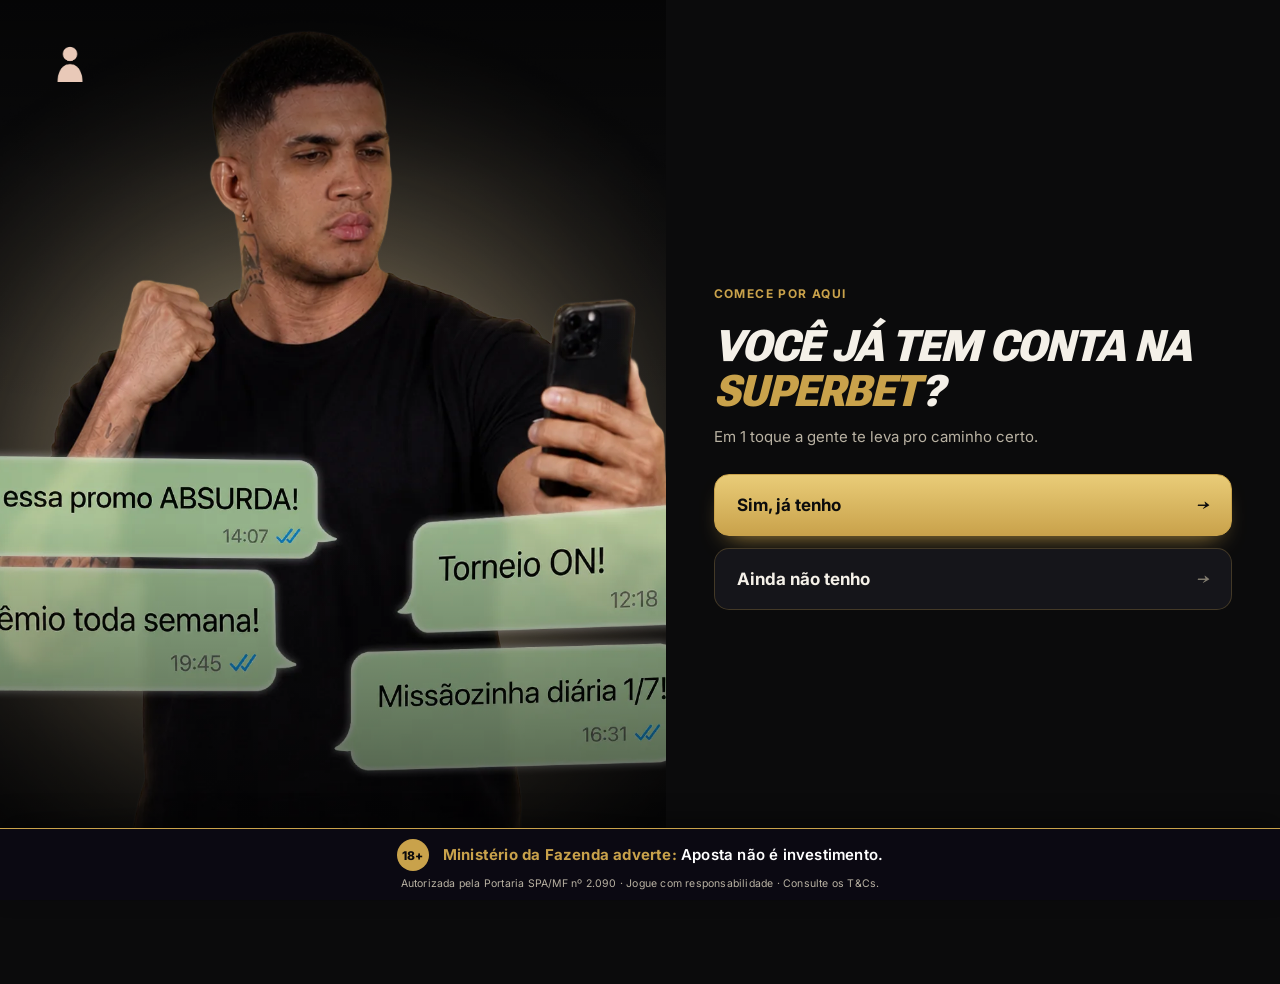
<file: preview-hudson.html>
<!DOCTYPE html>
<html lang="pt-BR">
<head>
  <meta charset="UTF-8" />
  <meta name="viewport" content="width=device-width, initial-scale=1.0, viewport-fit=cover" />

  <title>Grupo VIP Hudson — Entre no grupo</title>
  <meta name="description" content="Responda as perguntas rápidas e a equipe te direciona pro grupo. Conteúdo para maiores de 18 anos." />
  <meta name="theme-color" content="#FD0104" />
  <link rel="icon" href="./brands/hudson/assets/favicon.png" />
  <link rel="apple-touch-icon" href="./brands/hudson/assets/favicon.png" />
  <link rel="preconnect" href="https://fonts.googleapis.com" crossorigin />
  <link rel="preconnect" href="https://fonts.gstatic.com" crossorigin />
  <link rel="preload" as="image" fetchpriority="high" href="./brands/hudson/assets/_placeholder-influencer.png" />
  <link rel="preload" as="style" href="https://fonts.googleapis.com/css2?family=Inter:wght@400;500;600;700&family=Roboto+Flex:ital,opsz,wght@0,8..144,400..900;1,8..144,600..900&display=swap" onload="this.onload=null;this.rel='stylesheet'" />
  <noscript><link rel="stylesheet" href="https://fonts.googleapis.com/css2?family=Inter:wght@400;500;600;700&family=Roboto+Flex:ital,opsz,wght@0,8..144,400..900;1,8..144,600..900&display=swap" /></noscript>

  <style>
/* ===========================================================
   SuperJon — LP de conversão (Jon Vlogs × Superbet)
   Responsiva: mobile (empilhada) + desktop (split-screen)
   Tokens conforme lp_jon_spec.md
   =========================================================== */

:root {
  /* Cores */
  --red: #FD0104;          /* Super Red — principal */
  --red-rgb: 253, 1, 4;    /* mesmo vermelho em rgb p/ glows com alpha */
  --red-deep: #d10003;     /* gradiente do hero */
  --burgundy: #540031;     /* acento secundário */
  --dark-purple: #181020;  /* fundos escuros pontuais */
  --yellow: #FFE200;       /* Generosity Yellow */
  --white: #FFFFFF;
  --ink: #1a1320;          /* texto principal */
  --ink-soft: #5c5566;     /* texto secundário */
  --ink-faint: #938b9c;    /* labels, rodapé */
  --bg-2: #fbf9f7;         /* fundo dos cards */
  --line: rgba(24, 16, 32, 0.12);
  --line-strong: rgba(24, 16, 32, 0.22);
  --yellow-text: #7a5c00;  /* texto sobre amarelo */
  --yellow-text-2: #9a7600;

  --font-hero: 'Roboto Flex', system-ui, sans-serif;
  --font-body: 'Inter', system-ui, -apple-system, sans-serif;
  --hero-style: italic; /* normal em marcas sem itálico (ex.: Betano) */
}

* {
  margin: 0;
  padding: 0;
  box-sizing: border-box;
}

html, body {
  background: var(--white);
}

body {
  font-family: var(--font-body);
  color: var(--ink);
  -webkit-font-smoothing: antialiased;
  text-rendering: optimizeLegibility;
}

/* =====================================================
   LAYOUT BASE — MOBILE (empilhado, coluna única)
   ===================================================== */
.lp {
  width: 100%;
  min-height: 100dvh;
  background: var(--white);
  display: flex;
  flex-direction: column;
}

/* ===================== Hero ===================== */
.lp-hero {
  position: relative;
  background: linear-gradient(155deg, var(--red), var(--red-deep));
  color: var(--white);
  padding: 0 20px 30px;
  padding-top: env(safe-area-inset-top, 0px);
  overflow: hidden;
}

/* brilho decorativo sutil */
.lp-hero::after {
  content: "";
  position: absolute;
  width: 360px;
  height: 360px;
  right: -120px;
  top: -140px;
  background: radial-gradient(circle, rgba(255, 255, 255, 0.16), transparent 70%);
  pointer-events: none;
}

.lp-hero__inner {
  position: relative;
  z-index: 1;
  width: 100%;
  max-width: 480px;
  margin: 0 auto;
}

.lp-hero__top {
  position: relative;
  display: flex;
  align-items: center;
  justify-content: space-between;
  padding-top: 18px;
}

/* Logo Superbet — imagem oficial (vermelha → branca via filtro).
   O wordmark .lp-logo entra só se a imagem falhar (onerror). */
.lp-logo-wrap {
  display: inline-flex;
  align-items: center;
}

.lp-logo-img {
  height: 15px;
  width: auto;
  display: block;
  filter: brightness(0) invert(1);
}

.lp-logo {
  display: inline-block;
  font-family: var(--font-hero);
  font-weight: 800;
  font-style: var(--hero-style);
  font-size: 18px;
  letter-spacing: -0.5px;
  color: var(--white);
  line-height: 1;
}

.lp-logo__dot {
  color: var(--yellow);
}

.lp-avatar {
  margin-top: 14px;
  width: 46px;
  height: 46px;
  border-radius: 50%;
  border: 1.5px solid rgba(255, 255, 255, 0.45);
  background: rgba(255, 255, 255, 0.12);
  display: flex;
  align-items: center;
  justify-content: center;
  text-align: center;
  font-size: 8.5px;
  font-weight: 700;
  line-height: 1.05;
  letter-spacing: 0.2px;
  flex: 0 0 auto;
}

/* Motion do Jon Vlogs — webm cortado no logo, direto sobre o vermelho.
   filter deixa branco preservando a transparência (igual à logo). */
.lp-jon-motion {
  display: block;
  height: 28px;
  width: auto;
  background: transparent;
  border: none;
  object-fit: contain;
}


/* No mobile o selo do hero some (aparece no rodapé do corpo) */
.lp-hero__foot {
  display: none;
}

.lp-hero__title {
  font-family: var(--font-hero);
  font-weight: 800;
  font-style: var(--hero-style);
  text-transform: uppercase;
  font-size: 26px;
  line-height: 1;
  letter-spacing: -1px;
}

.lp-hero__subtitle {
  margin-top: 8px;
  font-size: 12px;
  line-height: 1.45;
  opacity: 0.92;
  max-width: 90%;
}

/* ===================== Corpo ===================== */
/* Mobile em 3 zonas: hero (topo) / conteúdo (centro) / selo (rodapé) */
.lp-body {
  flex: 1 1 auto;
  display: flex;
  flex-direction: column;
  padding: 8px 18px 0; /* margem menor entre o hero e o conteúdo (mobile) */
}

.lp-body__inner {
  width: 100%;
  max-width: 480px;
  margin: 0 auto;
  flex: 1 1 auto;
  display: flex;
  flex-direction: column;
  justify-content: center;
  padding: 12px 0 24px;
}

/* Barra de progresso */
.lp-progress {
  height: 3px;
  background: var(--line);
  border-radius: 99px;
  margin-bottom: 13px;
  overflow: hidden;
}

.lp-progress__fill {
  height: 100%;
  width: 0%;
  background: var(--red);
  border-radius: 99px;
  transition: width 0.32s cubic-bezier(0.4, 0, 0.2, 1);
}

/* Label de seção */
.lp-section-label {
  font-size: 10px;
  font-weight: 700;
  text-transform: uppercase;
  letter-spacing: 1.4px;
  color: var(--ink-faint);
  margin-bottom: 11px;
}

/* ===================== Gate (pergunta de entrada) ===================== */
.lp-gate {
  padding-top: 4px;
  animation: fadeIn 0.4s ease both;
}
.lp-gate__eyebrow {
  display: inline-block;
  font-size: 10px;
  font-weight: 700;
  text-transform: uppercase;
  letter-spacing: 1.4px;
  color: var(--red);
  margin-bottom: 18px;
}
/* respiro extra entre o eyebrow e o título (acento não cola) */
.lp-gate__title { padding-top: 2px; }
.lp-gate__title {
  font-family: var(--font-hero);
  font-weight: 800;
  font-style: var(--hero-style);
  text-transform: uppercase;
  font-size: clamp(24px, 7vw, 34px);
  line-height: 1.02;
  letter-spacing: -1px;
  color: var(--ink);
}
.lp-gate__hl { color: var(--red); }
.lp-gate__sub {
  margin-top: 10px;
  font-size: 13px;
  color: var(--ink-soft);
  line-height: 1.45;
}
.lp-gate__opts {
  display: flex;
  flex-direction: column;
  gap: 10px;
  margin-top: 20px;
}
.lp-gate__opt {
  display: flex;
  align-items: center;
  justify-content: space-between;
  gap: 10px;
  width: 100%;
  padding: 16px 18px;
  background: var(--white);
  border: 1.5px solid var(--line-strong);
  border-radius: 13px;
  font-family: var(--font-body);
  font-size: 15px;
  font-weight: 700;
  color: var(--ink);
  cursor: pointer;
  transition: border-color 0.16s ease, transform 0.12s ease, box-shadow 0.16s ease, background 0.16s ease;
  -webkit-tap-highlight-color: transparent;
}
.lp-gate__opt-arrow {
  font-family: var(--font-hero);
  font-style: var(--hero-style);
  font-weight: 800;
  color: var(--ink-faint);
  transition: transform 0.16s ease, color 0.16s ease;
}
.lp-gate__opt:hover {
  border-color: var(--red);
  transform: translateY(-2px);
  box-shadow: 0 10px 22px -14px var(--red);
}
.lp-gate__opt:hover .lp-gate__opt-arrow {
  transform: translateX(4px);
  color: var(--red);
}
.lp-gate__opt:active { transform: translateY(0); }
/* "Sim" como opção principal (vermelha) */
.lp-gate__opt--primary {
  background: var(--red);
  border-color: var(--red);
  color: var(--white);
  box-shadow: 0 12px 24px -14px var(--red);
}
.lp-gate__opt--primary .lp-gate__opt-arrow { color: rgba(255, 255, 255, 0.8); }
.lp-gate__opt--primary:hover {
  background: var(--red-deep);
  border-color: var(--red-deep);
}
.lp-gate__opt--primary:hover .lp-gate__opt-arrow { color: var(--white); }

/* Passo-a-passo (tela "criar conta") */
.lp-steps {
  list-style: none;
  margin: 20px 0 18px; /* respiro entre o passo 3 e o botão "Criar conta agora" */
  padding: 0;
  display: flex;
  flex-direction: column;
  gap: 12px;
}
.lp-steps li {
  display: flex;
  align-items: center;
  gap: 11px;
  font-size: 13.5px;
  font-weight: 600;
  color: var(--ink-soft);
}
.lp-steps__n {
  flex: 0 0 auto;
  width: 24px;
  height: 24px;
  border-radius: 50%;
  background: var(--red);
  color: var(--white);
  display: flex;
  align-items: center;
  justify-content: center;
  font-family: var(--font-hero);
  font-weight: 800;
  font-style: var(--hero-style);
  font-size: 12px;
}

/* Utilitários responsivos (texto que muda entre mobile/desktop) */
.u-only-desktop { display: none; }

/* Texto introdutório (telas create / form-pós-cadastro) */
.lp-intro {
  font-size: 14px;
  font-weight: 500;
  color: var(--ink);
  line-height: 1.45;
  margin-bottom: 14px;
}

.lp-intro--success {
  font-weight: 700;
  padding-left: 12px;
  border-left: 3px solid var(--red);
}

/* Botão de link discreto ("Já tenho conta") */
.lp-link-btn {
  display: block;
  width: 100%;
  margin-top: 44px;
  background: none;
  border: none;
  color: var(--ink-soft);
  font-family: var(--font-body);
  font-size: 12.5px;
  font-weight: 600;
  text-decoration: underline;
  text-underline-offset: 3px;
  cursor: pointer;
}
.lp-link-btn:hover { color: var(--ink); }

/* Inputs de texto */
.lp-input {
  width: 100%;
  font-family: var(--font-body);
  font-size: 14px;
  font-weight: 500;
  color: var(--ink);
  background: var(--white);
  border: 1.5px solid var(--line-strong);
  border-radius: 9px;
  padding: 10px 12px;
  transition: border-color 0.16s ease, box-shadow 0.16s ease;
  -webkit-appearance: none;
  appearance: none;
}
.lp-input::placeholder { color: var(--ink-faint); font-weight: 400; }
.lp-input:focus {
  outline: none;
  border-color: var(--red);
  box-shadow: 0 0 0 3px rgba(var(--red-rgb), 0.10);
}

/* Linha de consentimento + link dos termos */
.lp-consent {
  font-size: 11px;
  color: var(--ink-soft);
  line-height: 1.45;
  margin-top: 12px;
}
.lp-terms-link {
  background: none;
  border: none;
  padding: 0;
  font: inherit;
  color: var(--ink);
  font-weight: 600;
  text-decoration: underline;
  text-underline-offset: 2px;
  cursor: pointer;
}
.lp-terms-link:hover { color: var(--red); }

/* Animação de erro */
.shake { animation: shake 0.35s ease; }
@keyframes shake {
  0%, 100% { transform: translateX(0); }
  25% { transform: translateX(-5px); }
  75% { transform: translateX(5px); }
}

/* Grid de perguntas (1 coluna no mobile) */
.lp-questions {
  display: grid;
  grid-template-columns: 1fr;
  gap: 9px;
}

/* Card de pergunta */
.lp-q {
  background: var(--bg-2);
  border: 1px solid var(--line);
  border-radius: 11px;
  padding: 11px 12px;
  margin-bottom: 9px;
  transition: border-color 0.2s ease, box-shadow 0.2s ease;
}

/* Destaque de pendência ao tentar enviar incompleto */
.lp-q.is-pending {
  border-color: var(--red);
  box-shadow: 0 0 0 3px rgba(var(--red-rgb), 0.10);
}

/* Aviso anti-e-mail no campo de nome de usuário (trava opt-in) */
.lp-input__warn {
  margin: 7px 0 0;
  font-family: var(--font-body);
  font-size: 12px;
  font-weight: 600;
  line-height: 1.35;
  color: var(--red);
}
.lp-input__warn[hidden] { display: none; }

.lp-q__head {
  display: flex;
  align-items: flex-start;
  gap: 9px;
  margin-bottom: 9px;
}

.lp-q__num {
  flex: 0 0 auto;
  width: 24px;
  height: 24px;
  border-radius: 7px;
  background: var(--red);
  color: var(--white);
  display: flex;
  align-items: center;
  justify-content: center;
  font-family: var(--font-hero);
  font-weight: 800;
  font-style: var(--hero-style);
  font-size: 12px;
}

.lp-q__text {
  font-size: 13px;
  font-weight: 700;
  color: var(--ink);
  line-height: 1.3;
  padding-top: 3px;
}

/* "Onde encontrar?" ao lado do label (ex.: ID) -> abre o modal com o print */
.lp-q__help {
  margin-left: auto;
  flex: 0 0 auto;
  align-self: center;
  display: inline-flex;
  align-items: center;
  gap: 4px;
  padding: 2px 0;
  background: none;
  border: 0;
  cursor: pointer;
  font-family: var(--font-body);
  font-size: 11px;
  font-weight: 700;
  color: var(--red);
  white-space: nowrap;
}
.lp-q__help:hover { text-decoration: underline; }
.lp-q__help-ic {
  display: inline-flex;
  align-items: center;
  justify-content: center;
  width: 15px;
  height: 15px;
  border-radius: 50%;
  border: 1.5px solid currentColor;
  font-size: 9.5px;
  font-weight: 800;
  line-height: 1;
}

/* imagem (print) dentro do modal "Onde encontrar o ID" */
.lp-modal__panel--help { max-width: 380px; }
.lp-idhelp__img {
  display: block;
  width: 100%;
  height: auto;
  border-radius: 12px;
  border: 1px solid var(--line);
  margin-top: 4px;
}

/* Chips */
.lp-chips {
  display: flex;
  flex-wrap: wrap;
  gap: 6px;
}

.chip {
  font-family: var(--font-body);
  font-size: 11.5px;
  font-weight: 600;
  color: var(--ink-soft);
  background: var(--white);
  border: 1.5px solid var(--line-strong);
  border-radius: 9px;
  padding: 7px 11px;
  cursor: pointer;
  transition: background 0.16s ease, border-color 0.16s ease, color 0.16s ease, transform 0.08s ease;
  -webkit-tap-highlight-color: transparent;
}

.chip:hover {
  border-color: var(--ink-soft);
}

.chip:active {
  transform: scale(0.97);
}

.chip:focus-visible {
  outline: 2px solid var(--red);
  outline-offset: 2px;
}

/* Selecionado — vermelho (padrão) */
.chip.is-selected {
  background: var(--red);
  border-color: var(--red);
  color: var(--white);
}

/* Selecionado — amarelo (ex.: "Os dois") */
.chip.is-selected.chip--yellow {
  background: var(--yellow);
  border-color: var(--yellow);
  color: var(--yellow-text);
}

/* Botão CTA (serve para <button> e <a>) */
.lp-cta {
  display: block;
  width: 100%;
  margin-top: 14px;
  background: var(--red);
  color: var(--white);
  font-family: var(--font-cta, var(--font-hero));
  font-weight: var(--cta-weight, 800);
  font-style: var(--hero-style);
  text-transform: uppercase;
  font-size: 14px;
  letter-spacing: 0.3px;
  line-height: 1;
  text-align: center;
  text-decoration: none;
  border: none;
  padding: 13px;
  border-radius: 11px;
  box-shadow: 0 12px 24px -12px var(--red);
  cursor: pointer;
  transition: transform 0.1s ease, box-shadow 0.2s ease, opacity 0.2s ease;
  -webkit-tap-highlight-color: transparent;
}

.lp-cta:hover {
  box-shadow: 0 14px 28px -10px var(--red);
}

.lp-cta:active {
  transform: translateY(1px) scale(0.995);
}

.lp-cta:disabled {
  cursor: not-allowed;
}

.lp-cta.is-loading {
  opacity: 0.75;
  pointer-events: none;
}

/* CTA com motion — pulso contínuo p/ atrair o clique.
   O brilho (shine) só varre quando o cursor passa por cima. */
.lp-cta--pulse {
  position: relative;
  overflow: hidden;
  animation: ctaPulse 1.9s ease-in-out infinite;
}
/* brilho (shine) — escondido; só varre no hover */
.lp-cta--pulse::after {
  content: "";
  position: absolute;
  top: 0;
  left: -65%;
  width: 45%;
  height: 100%;
  background: linear-gradient(120deg, transparent, rgba(255, 255, 255, 0.55), transparent);
  transform: skewX(-20deg);
  opacity: 0;
  pointer-events: none;
}
.lp-cta--pulse:hover::after {
  opacity: 1;
  animation: ctaShine 1s ease-out;
}
@keyframes ctaPulse {
  0%, 100% {
    box-shadow: 0 12px 24px -12px var(--red);
    transform: translateY(0) scale(1);
  }
  50% {
    box-shadow: 0 18px 36px -10px var(--red), 0 0 0 5px rgba(var(--red-rgb), 0.16);
    transform: translateY(-2px) scale(1.015);
  }
}
@keyframes ctaShine {
  0% { left: -65%; }
  100% { left: 150%; }
}

/* CTA final (entrar no grupo) — borda iluminada girando + flutua no hover.
   Distinto do botão de cadastro (que pulsa/respira). */
.lp-cta--go {
  position: relative;
  z-index: 0;
  overflow: hidden;
}
.lp-cta--go::before {           /* glow que percorre TODA a borda, uniforme */
  content: "";
  position: absolute;
  top: 0;
  left: 0;
  width: 78px;
  height: 78px;
  border-radius: 50%;
  background: radial-gradient(circle, #fff 0%, rgba(255, 255, 255, 0.4) 35%, transparent 65%);
  offset-path: border-box;      /* segue o contorno do botão */
  offset-anchor: 50% 50%;
  offset-distance: 0%;
  animation: ctaTravel 3.8s linear infinite;
  z-index: 0;
  pointer-events: none;
}
.lp-cta--go::after {            /* preenchimento interno: deixa só a borda acesa */
  content: "";
  position: absolute;
  inset: 2px;
  border-radius: 9px;
  background: var(--red);
  z-index: 1;
}
.lp-cta--go .lp-cta__label {    /* texto acima da borda animada */
  position: relative;
  z-index: 2;
}
.lp-cta--go:hover {             /* flutua ao passar o cursor */
  transform: translateY(-3px);
  box-shadow: 0 18px 34px -10px var(--red);
}
@keyframes ctaTravel { to { offset-distance: 100%; } }

/* Fallback: navegadores sem offset-path -> cônico girando (menos uniforme) */
@supports not (offset-path: border-box) {
  .lp-cta--go::before {
    width: auto;
    height: auto;
    inset: -60%;
    border-radius: 0;
    background: conic-gradient(from 0deg, transparent 0 290deg, #fff 330deg, transparent 360deg);
    animation: ctaBeam 3.6s linear infinite;
  }
  @keyframes ctaBeam { to { transform: rotate(360deg); } }
}

/* Rodapé de responsabilidade — selo +18 + texto, fixo no fim da página */
.lp-foot {
  flex: 0 0 auto;
  display: flex;
  align-items: center;
  justify-content: center;
  gap: 9px;
  font-size: 9.5px;
  color: var(--ink-faint);
  padding: 14px 0 18px;
  margin-top: 12px;
  border-top: 1px solid var(--line);
  line-height: 1.45;
  text-align: left;
}

/* Selo +18 — círculo (trocar por SEAL_URL oficial). "18+" centralizado. */
.lp-seal {
  flex: 0 0 auto;
  width: 28px;
  height: 28px;
  border-radius: 50%;
  border: 1.5px solid currentColor;
  display: inline-flex;
  align-items: center;
  justify-content: center;
  font-family: var(--font-body);
  font-weight: 800;
  font-size: 9.5px;
  letter-spacing: 0;
}
.lp-seal-img {
  flex: 0 0 auto;
  height: 30px;
  width: auto;
  display: block;
}

/* ── Aviso obrigatório: barra horizontal fixa no rodapé (Lei das Bets) ──
   Replicada da LP Betano; cores adaptadas aos tokens da marca. */
.lp-legal {
  position: fixed;
  left: 0;
  right: 0;
  bottom: 0;
  z-index: 60;
  display: flex;
  align-items: center;
  justify-content: center;
  flex-wrap: wrap;
  gap: 6px 14px;
  padding: 10px 18px;
  padding-bottom: calc(10px + env(safe-area-inset-bottom, 0px));
  background: rgba(12, 10, 20, 0.95);
  border-top: 1.5px solid var(--yellow);
  -webkit-backdrop-filter: blur(8px);
  backdrop-filter: blur(8px);
  box-shadow: 0 -8px 24px rgba(0, 0, 0, 0.4);
  text-align: center;
}
.lp-legal__18 {
  flex-shrink: 0;
  display: inline-flex;
  align-items: center;
  justify-content: center;
  width: 32px;
  height: 32px;
  font-family: var(--font-body);
  font-size: 12px;
  font-weight: 800;
  letter-spacing: 0.4px;
  color: var(--yellow-text);
  background: var(--yellow);
  border-radius: 999px;
}
.lp-legal__msg {
  margin: 0;
  min-width: 0;
  max-width: 100%;
  font-size: clamp(12px, 1.5vw, 15px);
  font-weight: 600;
  line-height: 1.35;
  letter-spacing: 0.2px;
  color: var(--white);
}
.lp-legal__msg strong { color: var(--yellow); font-weight: 700; }
.lp-legal__extra {
  flex-basis: 100%;
  font-size: 10.5px;
  letter-spacing: 0.2px;
  color: var(--ink-soft);
}
/* espaço p/ o conteúdo não ficar escondido atrás da barra fixa */
.lp { padding-bottom: 84px; }

@media (max-width: 860px) {
  .lp-legal {
    flex-direction: column;
    gap: 5px;
    padding: 8px 14px;
    padding-bottom: calc(8px + env(safe-area-inset-bottom, 0px));
  }
  .lp-legal__18 { width: 27px; height: 27px; font-size: 11px; }
  .lp-legal__msg { width: 100%; font-size: 12px; }
  .lp-legal__extra { flex-basis: auto; width: 100%; font-size: 9.5px; }
  .lp { padding-bottom: 106px; }
}

/* ===================== Tela de confirmação ===================== */
.lp-done {
  text-align: center;
  padding: 40px 24px 48px;
  animation: fadeIn 0.4s ease both;
}

.lp-done__check {
  width: 56px;
  height: 56px;
  border-radius: 50%;
  background: var(--red);
  color: var(--white);
  display: inline-flex;
  align-items: center;
  justify-content: center;
  font-size: 28px;
  margin-bottom: 16px;
}

.lp-done__title {
  font-family: var(--font-hero);
  font-weight: 800;
  font-style: var(--hero-style);
  text-transform: uppercase;
  font-size: 22px;
  letter-spacing: -0.5px;
  line-height: 1.05;
  color: var(--ink);
  margin-bottom: 10px;
}

.lp-done__text {
  font-size: 13px;
  color: var(--ink-soft);
  line-height: 1.5;
  max-width: 280px;
  margin: 0 auto 20px;
}

.lp-done__badge {
  display: inline-block;
  background: var(--yellow);
  color: var(--yellow-text);
  font-size: 11px;
  font-weight: 700;
  text-transform: uppercase;
  letter-spacing: 0.6px;
  padding: 5px 11px;
  border-radius: 99px;
  margin-bottom: 18px;
}

@keyframes fadeIn {
  from { opacity: 0; transform: translateY(8px); }
  to { opacity: 1; transform: translateY(0); }
}

/* ===================== Modal de Termos ===================== */
.lp-modal[hidden] { display: none; }
.lp-modal {
  position: fixed;
  inset: 0;
  z-index: 50;
  display: flex;
  align-items: center;
  justify-content: center;
  padding: 20px;
}
.lp-modal__backdrop {
  position: absolute;
  inset: 0;
  background: rgba(24, 16, 32, 0.55);
  backdrop-filter: blur(2px);
  animation: fadeIn 0.2s ease both;
}
.lp-modal__panel {
  position: relative;
  background: var(--white);
  border-radius: 16px;
  max-width: 460px;
  width: 100%;
  max-height: 80dvh;
  overflow-y: auto;
  padding: 24px 22px 22px;
  box-shadow: 0 24px 60px -20px rgba(24, 16, 32, 0.5);
  animation: fadeIn 0.25s ease both;
}
.lp-modal__close {
  position: absolute;
  top: 12px;
  right: 14px;
  background: none;
  border: none;
  font-size: 26px;
  line-height: 1;
  color: var(--ink-faint);
  cursor: pointer;
}
.lp-modal__close:hover { color: var(--ink); }
.lp-modal__title {
  font-family: var(--font-hero);
  font-weight: 800;
  font-style: var(--hero-style);
  text-transform: uppercase;
  font-size: 18px;
  letter-spacing: -0.5px;
  color: var(--ink);
  margin-bottom: 14px;
  padding-right: 28px;
}
.lp-modal__body p {
  font-size: 12.5px;
  line-height: 1.55;
  color: var(--ink-soft);
  margin-bottom: 11px;
}
.lp-modal__body p:last-child { margin-bottom: 0; }

/* Pop-up de cadastro (fluxo direto) */
.lp-modal__lead {
  font-size: 14px;
  line-height: 1.55;
  color: var(--ink-soft);
  margin-bottom: 18px;
}
.lp-modal__panel--reg #regCta { width: 100%; text-decoration: none; }

/* "Não possui cadastro?" — callout em destaque (não pode passar batido) */
.lp-noacc {
  display: flex;
  align-items: center;
  gap: 12px;
  margin-top: 16px;
  padding: 13px 15px;
  background: rgba(var(--red-rgb), 0.08);
  border: 1.5px solid var(--red);
  border-radius: 12px;
  cursor: pointer;
  box-shadow: 0 8px 20px -14px var(--red);
  transition: background 0.16s ease, box-shadow 0.16s ease;
}
.lp-noacc:hover { background: rgba(var(--red-rgb), 0.13); }
.lp-noacc__cb {
  width: 22px; height: 22px;
  accent-color: var(--red);
  flex: 0 0 auto;
  cursor: pointer;
}
.lp-noacc__q { font-size: 14.5px; font-weight: 700; color: var(--ink); }

/* =====================================================
   DESKTOP / TABLET LARGO — split-screen
   ===================================================== */
@media (min-width: 880px) {
  .lp {
    flex-direction: row;
    align-items: stretch;
  }

  /* alterna o texto direcional do subtítulo (abaixo -> ao lado) */
  .u-only-mobile { display: none; }
  .u-only-desktop { display: inline; }

  /* Hero vira painel esquerdo fixo, tela cheia.
     Largura amarrada à altura na proporção da arte (3:4 = 0.775), pra a
     imagem em cover preencher SEM cortar e sem margem. min() limita em telas
     muito altas pra o formulário manter espaço. */
  .lp-hero {
    flex: 0 0 auto;
    width: min(52%, calc(100dvh * 0.775));
    padding: 44px 56px 96px;   /* respiro inferior extra p/ o selo ficar acima da barra legal */
    display: flex;
    align-items: stretch;
    position: sticky;
    top: 0;
    height: 100dvh;
  }

  .lp-hero::after {
    width: 520px;
    height: 520px;
    right: -160px;
    top: 50%;
    transform: translateY(-50%);
  }

  .lp-hero__inner {
    max-width: 100%;
    flex: 1 1 auto;
    display: flex;
    flex-direction: column;
  }

  /* logo + avatar fixos no topo */
  .lp-hero__top {
    margin-bottom: 0;
  }

  .lp-logo-wrap {
    margin-top: 0;
  }

  .lp-logo-img {
    height: 22px;
  }

  .lp-logo {
    font-size: 24px;
  }

  .lp-hero__top {
    padding-top: 0;
  }

  .lp-jon-motion {
    height: 34px;
  }

  .lp-hero__title {
    font-size: clamp(44px, 5vw, 64px);
    letter-spacing: -2px;
  }

  .lp-hero__subtitle {
    margin-top: 14px;
    font-size: 16px;
    max-width: 28ch;
  }

  /* Selo do hero (desktop): branco, fixado na base do painel vermelho */
  .lp-hero__foot {
    display: flex;
    align-items: center;
    gap: 10px;
    margin-top: 0;
    font-size: 11px;
    opacity: 0.85;
    line-height: 1.5;
    max-width: 34ch;
  }
  .lp-hero__foot .lp-seal {
    width: 32px;
    height: 32px;
    font-size: 11px;
  }
  .lp-hero__foot .lp-seal-img { height: 34px; }

  /* Corpo vira painel direito, rolável, conteúdo centralizado */
  .lp-body {
    flex: 1 1 auto;
    display: flex;
    align-items: center;
    justify-content: center;
    padding: 56px 48px;
    min-height: 100dvh;
  }

  .lp-body__inner {
    max-width: 620px;
  }

  .lp-section-label {
    font-size: 11px;
    margin-bottom: 16px;
  }

  /* Perguntas em 2 colunas no desktop */
  .lp-questions {
    grid-template-columns: 1fr 1fr;
    gap: 12px;
  }

  .lp-q {
    padding: 14px 15px;
    border-radius: 13px;
  }

  .lp-q__text {
    font-size: 14px;
  }

  .chip {
    font-size: 12.5px;
    padding: 8px 13px;
  }

  .lp-cta {
    font-size: 16px;
    padding: 16px;
    margin-top: 20px;
  }

  /* No desktop o selo aparece no hero; some do corpo */
  .lp-foot {
    display: none;
  }

  /* Confirmação ocupa as duas colunas */
  .lp-done {
    grid-column: 1 / -1;
    padding: 32px 24px;
  }
  .lp-done__title { font-size: 28px; }
  .lp-done__text { font-size: 15px; max-width: 360px; }
}

/* Telas muito largas — não deixar o hero gigante */
@media (min-width: 1500px) {
  .lp-body__inner {
    max-width: 680px;
  }
}

@media (prefers-reduced-motion: reduce) {
  *, *::before, *::after {
    animation-duration: 0.001ms !important;
    transition-duration: 0.001ms !important;
  }
}

/* ===========================================================
   Influenciador no hero — a imagem PREENCHE o painel (cover); a logo
   e o selo +18 ficam POR CIMA. As imagens (hero.creatorPhoto = desktop,
   hero.creatorBanner = mobile) são filhas diretas de .lp-hero, como fundo.
   Sem imagem, o engine oculta o <img> via inline style.
   =========================================================== */
.lp-hero__photo,
.lp-hero__banner {
  position: absolute;
  inset: 0;
  width: 100%;
  height: 100%;
  object-fit: cover;
  object-position: center top;
  z-index: 0;
  display: none;                 /* cada breakpoint mostra a sua */
}
.lp-hero__scrim {
  position: absolute;
  inset: 0;
  z-index: 1;
  pointer-events: none;
  display: none;
}
.lp-hero__inner { z-index: 2; }  /* logo/selo por cima da imagem e do scrim */
.lp-hero::after { display: none; } /* a imagem é o fundo: sem o glow decorativo */

/* ---------------- MOBILE: banner preenche o header (16:10) ---------------- */
@media (max-width: 879px) {
  .lp-hero { min-height: 62.5vw; }       /* 100/1.6 -> proporção 16:10 */
  .lp-hero__banner { display: block; }   /* fundo do header */
  .lp-hero__scrim {
    display: block;
    background: linear-gradient(180deg, rgba(0, 0, 0, 0.5), transparent 30%, transparent 74%, rgba(0, 0, 0, 0.32));
  }

  /* "Seus dados" some no mobile (otimiza espaço) */
  .lp-section-label { display: none; }

  /* Fluxo direto: header menor + form compacto p/ caber numa tela só */
  [data-flow="direct"] .lp-hero { min-height: 52vw; }
  [data-flow="direct"] .lp-body { padding-top: 10px; }
  [data-flow="direct"] .lp-body__inner { justify-content: flex-start; padding: 6px 0 14px; }
  [data-flow="direct"] .lp-q { padding: 8px 11px; margin-bottom: 7px; }
  [data-flow="direct"] .lp-q__head { margin-bottom: 7px; }
  [data-flow="direct"] .lp-q__num { width: 21px; height: 21px; font-size: 11px; }
  [data-flow="direct"] .lp-input { padding: 8px 11px; }
  [data-flow="direct"] .lp-chips { gap: 5px; }
  [data-flow="direct"] .chip { padding: 6px 10px; font-size: 11px; }
  [data-flow="direct"] .lp-noacc { margin-top: 10px; padding: 10px 13px; }
  [data-flow="direct"] .lp-consent { margin-top: 8px; font-size: 10px; }
  [data-flow="direct"] .lp-cta { margin-top: 10px; padding: 12px; }
}

/* ---------------- DESKTOP: foto preenche o painel (3:4) ---------------- */
@media (min-width: 880px) {
  .lp-hero__photo { display: block; }
  .lp-hero__scrim {
    display: block;
    background: linear-gradient(180deg,
      rgba(0, 0, 0, 0.55) 0%, rgba(0, 0, 0, 0.12) 20%,
      transparent 46%, transparent 58%, rgba(0, 0, 0, 0.62) 100%);
  }
  .lp-hero__foot { margin-top: auto; }   /* selo na base, por cima da imagem */

  /* Sem título/subtítulo: o gate/formulário ocupa a parte branca inteira */
  .lp-body__inner { width: 100%; max-width: 720px; }
  .lp-gate__eyebrow { font-size: 12px; margin-bottom: 22px; }
  .lp-gate__title { font-size: clamp(34px, 3.4vw, 48px); }
  .lp-gate__sub { font-size: 15px; margin-top: 12px; }
  .lp-gate__opts { gap: 12px; margin-top: 26px; }
  .lp-gate__opt { padding: 20px 22px; font-size: 17px; border-radius: 15px; }
  .lp-cta { font-size: 17px; padding: 18px; }
}

</style>
  <style>

:root{--red:#c9a24b;--red-rgb:201, 162, 75;--red-deep:#0b0b0c;--burgundy:#540031;--dark-purple:#0b0b0c;--ink:#f4f0e8;--ink-soft:#b9b2a3;--ink-faint:#837d70;--white:#ffffff;--bg-2:#16161b;--line:rgba(255, 255, 255, 0.08);--line-strong:rgba(201, 162, 75, 0.35);--yellow:#c9a24b;--yellow-text:#0b0b0c;}
/* ===========================================================
   SuperJon — estética PREMIUM PRETO & DOURADO (tema escuro).
   Fundo escuro em tudo; ouro nos acentos e nas ações. Texto claro.
   =========================================================== */

/* Fundo geral escuro */
html, body { background: #0b0b0c; }
.lp { background: #0b0b0c; }
.lp-body { background: #0b0b0c; }

/* Hero: fundo LISO igual ao resto da página (sem gradiente -> sem "quadro"
   mais escuro em volta do Jon; a foto transparente senta num fundo uniforme). */
.lp-hero { background: #0b0b0c; }
.lp-hero::after { background: radial-gradient(circle, rgba(201, 162, 75, 0.22), transparent 70%); }

/* MOBILE (fluxo direto): hero mais alto p/ mostrar o corpo do Jon (a foto é
   vertical/desktop reaproveitada). Empurra o form pra baixo -> não parece que
   a imagem "bugou no loading". Override da regra do engine (52vw). Só o Jon. */
@media (max-width: 879px) {
  [data-flow="direct"] .lp-hero { min-height: 100vw; }
}

/* Superfícies escuras (inputs, opções, chips, cards) */
.lp-gate__opt {
  background: #15151a;
  border-color: rgba(201, 162, 75, 0.25);
  color: var(--ink);
}
.lp-gate__opt:hover { border-color: var(--red); box-shadow: 0 10px 22px -14px rgba(201, 162, 75, 0.5); }
.lp-input {
  background: #15151a;
  border-color: rgba(255, 255, 255, 0.14);
  color: var(--ink);
}
.lp-input::placeholder { color: #6f6a5e; }
.chip { background: #15151a; border-color: rgba(255, 255, 255, 0.16); color: var(--ink-soft); }
.lp-q { background: #121217; border-color: rgba(255, 255, 255, 0.07); }
.lp-q__num, .lp-steps__n { color: #0b0b0c; }   /* número sobre o ouro */

/* Ações em OURO com texto preto */
.lp-cta {
  background: linear-gradient(180deg, #e9cc78, #c9a24b);
  color: #0b0b0c;
  box-shadow: 0 14px 30px -12px rgba(201, 162, 75, 0.55);
}
.lp-cta:hover { box-shadow: 0 18px 36px -10px rgba(201, 162, 75, 0.7); }
.lp-cta--go::after { background: linear-gradient(180deg, #e9cc78, #c9a24b); }
.lp-cta--go:hover { box-shadow: 0 18px 34px -10px rgba(201, 162, 75, 0.55); }
.lp-gate__opt--primary {
  background: linear-gradient(180deg, #e9cc78, #c9a24b);
  border-color: #c9a24b;
  color: #0b0b0c;
}
.lp-gate__opt--primary .lp-gate__opt-arrow { color: #0b0b0c; }
.lp-gate__opt--primary:hover { box-shadow: 0 12px 24px -12px rgba(201, 162, 75, 0.6); }
.chip.is-selected { background: #c9a24b; border-color: #c9a24b; color: #0b0b0c; }

/* Pulso do CTA de cadastro em ouro (sobrescreve o glow padrão) */
@keyframes ctaPulse {
  0%, 100% { box-shadow: 0 12px 24px -12px rgba(201, 162, 75, 0.5); transform: translateY(0) scale(1); }
  50% { box-shadow: 0 18px 36px -10px rgba(201, 162, 75, 0.5), 0 0 0 5px rgba(201, 162, 75, 0.18); transform: translateY(-2px) scale(1.015); }
}

/* Modal escuro */
.lp-modal__panel { background: #141418; color: var(--ink); box-shadow: 0 24px 60px -20px #000; }
.lp-modal__title { color: var(--ink); }
.lp-modal__close { color: var(--ink-faint); }

/* Confirmação */
.lp-done__check { color: #0b0b0c; }

/* Header: só a logo do Jon. Esconde a da Superbet — com o space-between,
   a do Jon assume o canto esquerdo (onde a Superbet estava). */
.lp-logo-wrap { display: none; }
.lp-jon-motion { height: 30px; }
@media (min-width: 880px) { .lp-jon-motion { height: 38px; } }

/* Desktop: centraliza o par imagem+form e limita a largura do painel do form
   (posicionamento equilibrado). Com o fundo do hero agora LISO (igual ao resto),
   não há mais "quadro" mais escuro em volta da imagem. */
@media (min-width: 880px) {
  .lp { justify-content: center; }
  .lp-body { flex: 0 1 auto; max-width: 716px; }
}

/* ============================================================
   HUDSON — foto de hero HORIZONTAL (Hudson + balões, fundo transparente).
   O hero foi feito p/ imagem vertical 3:4; cover cortava os balões e
   deixava espaço estranho. Aqui mostra a ARTE INTEIRA (contain), sem corte.
   ============================================================ */

/* Mobile (fluxo direto): banner curto na proporção da arte; imagem inteira. */
@media (max-width: 879px) {
  [data-flow="direct"] .lp-hero { min-height: 56vw; }   /* override do 100vw herdado */
  .lp-hero { padding-bottom: 0; }
  .lp-hero__banner { object-fit: contain; object-position: center bottom; }
  .lp-hero__scrim { display: none; }                    /* arte já é dark/transparente */
}

/* Desktop: mantém cover (preenche o painel), só centraliza melhor no Hudson. */
@media (min-width: 880px) {
  .lp-hero__photo { object-position: center 42%; }
}

</style>
</head>
<body>
  <main class="lp" id="lp">
    <!-- Hero (preenchido pelo engine a partir da config da marca) -->
    <header class="lp-hero">
      <!-- Influenciador: PREENCHE o painel (cover). Filhos diretos do hero p/
           o inset:0 cobrir o painel inteiro. Foto = desktop, banner = mobile. -->
      <img class="lp-hero__photo" alt="" fetchpriority="high" decoding="async" />
      <img class="lp-hero__banner" alt="" fetchpriority="high" decoding="async" />
      <div class="lp-hero__scrim" aria-hidden="true"></div>
      <div class="lp-hero__inner">
        <div class="lp-hero__top">
          <span class="lp-logo-wrap">
            <img class="lp-logo-img" alt="" fetchpriority="high" decoding="async" />
            <span class="lp-logo" style="display:none"></span>
          </span>
          <img class="lp-jon-motion" alt="" fetchpriority="high" decoding="async" />
        </div>
        <!-- Selo +18 (por cima da imagem no desktop) -->
        <div class="lp-hero__foot">
          <span data-seal></span>
          <span class="lp-hero__foot-text"></span>
        </div>
      </div>
    </header>

    <!-- Corpo: telas renderizadas pelo engine + rodapé persistente -->
    <section class="lp-body">
      <div class="lp-body__inner" id="screen"></div>
      <footer class="lp-foot" id="lpFoot"></footer>
    </section>
  </main>

  <!-- Aviso obrigatório (Lei das Bets) — barra fixa no rodapé. Texto vem da config (B.legal). -->
  <aside class="lp-legal" id="lpLegal" aria-label="Aviso obrigatório">
    <span class="lp-legal__18">18+</span>
    <p class="lp-legal__msg"></p>
    <span class="lp-legal__extra"></span>
  </aside>

  <!-- Modal: Termos e Condições -->
  <div class="lp-modal" id="termsModal" hidden>
    <div class="lp-modal__backdrop" data-close></div>
    <div class="lp-modal__panel" role="dialog" aria-modal="true" aria-labelledby="termsTitle">
      <button class="lp-modal__close" type="button" data-close aria-label="Fechar">&times;</button>
      <h2 class="lp-modal__title" id="termsTitle">Termos e Condições</h2>
      <div class="lp-modal__body" id="termsBody"></div>
    </div>
  </div>

  <!-- Pop-up: cadastro (fluxo direto — "Não possui cadastro?") -->
  <div class="lp-modal" id="regModal" hidden>
    <div class="lp-modal__backdrop" data-close></div>
    <div class="lp-modal__panel lp-modal__panel--reg" role="dialog" aria-modal="true" aria-labelledby="regTitle">
      <button class="lp-modal__close" type="button" data-close aria-label="Fechar">&times;</button>
      <h2 class="lp-modal__title" id="regTitle"></h2>
      <p class="lp-modal__lead" id="regText"></p>
      <a class="lp-cta lp-cta--pulse" id="regCta" target="_blank" rel="noopener noreferrer" role="button"></a>
    </div>
  </div>

  <!-- Modal: "Onde encontrar seu ID" (print). Conteúdo vem do campo (config help). -->
  <div class="lp-modal" id="idHelpModal" hidden>
    <div class="lp-modal__backdrop" data-close></div>
    <div class="lp-modal__panel lp-modal__panel--help" role="dialog" aria-modal="true" aria-labelledby="idHelpTitle">
      <button class="lp-modal__close" type="button" data-close aria-label="Fechar">&times;</button>
      <h2 class="lp-modal__title" id="idHelpTitle"></h2>
      <p class="lp-modal__lead" id="idHelpText"></p>
      <img class="lp-idhelp__img" id="idHelpImg" alt="" decoding="async" />
    </div>
  </div>

  <script>
/* ===========================================================
   CONFIG DO CREATOR — Hudson (teste / piloto da centralização no Fly)
   Baseado no Jon (mesmos campos). Imagens em PLACEHOLDER por hora.
   Captação vai DIRETO pro endpoint central (3C Dashboard) — SEM Supabase.
   Preencher os TODOs (pixel, link de afiliado, WhatsApp, imagens) depois.
   =========================================================== */
window.BRAND = {
  id: 'hudson',
  creator: 'hudson',        // vai na coluna `creator` do banco central
  source: 'full',           // qual das 2 LPs: 'full' (com gate) | 'direta'

  meta: {
    title: 'Grupo VIP Hudson — Entre no grupo',
    description: 'Responda as perguntas rápidas e a equipe te direciona pro grupo. Conteúdo para maiores de 18 anos.',
    themeColor: '#FD0104',
    favicon: './brands/hudson/assets/favicon.png'
  },

  // TODO: Pixel do Hudson. `id` vazio = não carrega (no-op). Sem tracking por hora.
  pixel: { id: '', event: 'CriarConta5000' },

  // Tokens de cor — premium PRETO & DOURADO (herdado do Jon; ajustar depois).
  tokens: {
    '--red': '#c9a24b',
    '--red-rgb': '201, 162, 75',
    '--red-deep': '#0b0b0c',
    '--burgundy': '#540031',
    '--dark-purple': '#0b0b0c',
    '--ink': '#f4f0e8',
    '--ink-soft': '#b9b2a3',
    '--ink-faint': '#837d70',
    '--white': '#ffffff',
    '--bg-2': '#16161b',
    '--line': 'rgba(255, 255, 255, 0.08)',
    '--line-strong': 'rgba(201, 162, 75, 0.35)',
    '--yellow': '#c9a24b',
    '--yellow-text': '#0b0b0c'
  },

  fonts: {
    google: 'Inter:wght@400;500;600;700&family=Roboto+Flex:ital,opsz,wght@0,8..144,400..900;1,8..144,600..900',
    faces: []
  },

  hero: {
    // TODO: logo da casa do Hudson (placeholder por hora).
    brandLogo: '',
    brandLogoWhite: true,
    brandWordmark: 'superbet',
    // Imagens do influenciador — BOXES em placeholder (trocar pelas do Hudson depois).
    creatorLogo: './brands/hudson/assets/_placeholder-influencer.png',
    creatorAlt: 'Hudson',
    creatorPhoto: './brands/hudson/assets/hudson-hero.webp',   // desktop
    creatorBanner: './brands/hudson/assets/hudson-hero.webp',  // mobile (mesma imagem)
    creatorPhotoAlt: 'Hudson',
    title: 'Grupo VIP Hudson',
    subtitleMobile: 'Responda abaixo e garanta sua vaga no grupo do Hudson.',
    subtitleDesktop: 'Responda ao lado e garanta sua vaga no grupo do Hudson.',
    headlineHTML: 'Faça parte do grupo do <span class="lp-gate__hl">Hudson</span>',
    subheadline: 'Acesso gratuito e direto pra quem é da comunidade. Responda abaixo e garanta sua vaga no grupo.'
  },

  gate: {
    eyebrow: 'Comece por aqui',
    questionHTML: 'Você já tem conta na <span class="lp-gate__hl">Superbet</span>?',
    sub: 'Em 1 toque a gente te leva pro caminho certo.',
    yes: 'Sim, já tenho',
    no: 'Ainda não tenho'
  },

  create: {
    eyebrow: 'Falta pouco',
    titleHTML: 'Crie sua conta na <span class="lp-gate__hl">Superbet</span>',
    sub: 'É rápido e gratuito. Assim que criar, volte aqui pra liberar seu acesso ao grupo.',
    steps: [
      'Crie sua conta na Superbet',
      'Volte para esta página',
      'Responda e entre no grupo'
    ],
    cta: 'Criar conta agora',
    back: 'Já tenho conta'
  },

  form: {
    sectionLabel: 'Seus dados',
    successIntro: 'Agora que deu tudo certo com o cadastro, responde essas perguntas pra liberar o seu acesso:',
    fields: [
      { id: 'nome', label: 'Nome Completo', type: 'text', autocomplete: 'name',
        placeholder: 'Seu nome completo' },
      { id: 'email', label: 'E-mail', type: 'email', autocomplete: 'email',
        inputmode: 'email', placeholder: 'seu@email.com' },
      { id: 'contato', label: 'Nome de usuário Superbet', type: 'text',
        autocomplete: 'off', placeholder: 'Seu nome de usuário Superbet',
        noEmail: 'Aqui vai o seu nome de usuário Superbet, não o e-mail. Seu e-mail você coloca no campo E-mail acima.',
        help: {
          link: 'Onde encontrar?',
          title: 'Onde encontrar seu nome de usuário Superbet',
          text: 'Basta acessar sua conta e ir em <strong>Detalhes da conta</strong> — seu nome de usuário (@seunome) aparece ali, assim como na imagem.',
          image: './brands/hudson/assets/idsuperbet.jpg'
        } },
      { id: 'telefone', label: 'WhatsApp', type: 'tel', autocomplete: 'tel',
        inputmode: 'tel', placeholder: '(11) 99999-9999' }
    ],
    bet: {
      id: 'faixa_aposta',
      label: 'Quanto você aposta por mês?',
      options: [
        { value: 'ate_1000', label: 'Até R$ 1.000' },
        { value: '1000_3000', label: 'R$ 1.000 a 3.000' },
        { value: '3000_5000', label: 'R$ 3.000 a 5.000' },
        { value: '5000_mais', label: 'R$ 5.000+', track: true, whatsapp: '' } // TODO: funil VIP do Hudson
      ]
    },
    consentText: 'Ao enviar, você concorda com os ',
    termsLink: 'Termos e Condições',
    cta: 'Quero entrar no grupo VIP agora'
  },

  done: {
    title: 'Tudo certo!',
    text: 'Recebemos seus dados. Em instantes você entra no Grupo VIP Hudson. Caso o redirecionamento não funcione, clique abaixo:'
  },

  seal: {
    age: '18+',
    imageUrl: '',
    text: 'Jogue com responsabilidade. Portaria SPA/MF Nº 2.090.'
  },

  legal: {
    age: '18+',
    msgHTML: '<strong>Ministério da Fazenda adverte:</strong> Aposta não é investimento.',
    extra: 'Autorizada pela Portaria SPA/MF nº 2.090 · Jogue com responsabilidade · Consulte os T&Cs.'
  },

  terms: [
    'Ao enviar seus dados nesta página, você declara ter no mínimo 18 anos e concorda em receber comunicações do Grupo VIP Hudson pelos contatos informados (WhatsApp, e-mail e/ou telefone).',
    'Seus dados são tratados conforme a Lei Geral de Proteção de Dados (LGPD) e utilizados para qualificação, comunicação e ações de marketing. Você pode solicitar a remoção a qualquer momento.',
    'Esta página não promete prêmios, bônus ou aumento de chance de ganho como recompensa por cadastro ou depósito. Promoções, quando existirem, são comunicadas dentro do grupo e seguem regras próprias.',
    'Conteúdo destinado a maiores de 18 anos. Aposte com responsabilidade. Este texto é um rascunho e deve passar por revisão jurídica.'
  ],

  direct: {
    noAccountLabel: 'Não possui cadastro?',
    noAccountCta: 'Cadastre-se aqui',
    popup: {
      title: 'Falta pouco pra entrar',
      text: 'Crie sua conta, volte aqui e finalize o preenchimento para entrar no grupo.',
      cta: 'Criar conta agora'
    }
  },

  variants: {
    direta: {
      flow: 'direct',
      source: 'direta',
      meta: { title: 'Grupo VIP Hudson — Entrar no grupo (direto)' },
      form: { order: ['nome', 'email', 'telefone', 'bet', 'contato'] }
    }
  },

  // ---- Integrações (TODO: preencher para ir ao ar de verdade) ----
  links: {
    registration: '',   // TODO: link de cadastro (afiliado) do Hudson
    whatsapp: ''        // TODO: grupo de WhatsApp (destino final)
  },

  // >>> Destino dos leads: DIRETO no endpoint central (3C Dashboard), sem Supabase.
  //     sendBeacon manda a `key` no corpo; o servidor faz upsert por client_id.
  //     Trocar a url pra prod (https://3cdashboard.fly.dev/ingest/leads) quando subir.
  leadsApi: {
    url: 'https://3cdashboard.fly.dev/ingest/leads',
    key: '795b76c04e7225f63ce67ac55a5fc9161f6740b59d2d6812'   // chave write-only (pública no bundle; endpoint só-upsert + rate limit)
  }

  // (sem `supabase` e sem `sheet`: o Hudson não usa o legado — só o central.)
};

</script>
  <script>
/* ===========================================================
   LP Engine — núcleo genérico (multi-marca)
   Lê a config da marca em window.BRAND (brands/<marca>/config.js).
   Fluxo: gate -> (create) -> form -> submitLead(Supabase) -> grupo.
   =========================================================== */
(function () {
  'use strict';

  var B = window.BRAND;
  if (!B) { console.error('[engine] window.BRAND não definido.'); return; }

  /* ----------------------- Helpers ----------------------- */
  function el(tag, cls, text) {
    var n = document.createElement(tag);
    if (cls) n.className = cls;
    if (text != null) n.textContent = text;
    return n;
  }

  function cardShell(num, labelText) {
    var card = el('div', 'lp-q');
    var head = el('div', 'lp-q__head');
    if (num != null) head.appendChild(el('span', 'lp-q__num', String(num)));
    head.appendChild(el('span', 'lp-q__text', labelText));
    card.appendChild(head);
    return card;
  }

  function getTracking() {
    var params = new URLSearchParams(window.location.search);
    var utm = {};
    ['utm_source', 'utm_medium', 'utm_campaign', 'utm_content', 'utm_term'].forEach(function (k) {
      utm[k] = params.get(k) || '';
    });
    return utm;
  }

  /* ----------------------- Estado ----------------------- */
  function uuid() {
    try { if (window.crypto && crypto.randomUUID) return crypto.randomUUID(); } catch (e) {}
    return 'lp-' + Date.now() + '-' + Math.random().toString(16).slice(2);
  }
  // client_id PERSISTENTE por creator: quem volta no mesmo navegador mantém o
  // mesmo id, então o recebedor casa a reentrada na mesma linha (não duplica).
  function persistentClientId() {
    var key = 'lp_cid_' + (B.creator || 'x');
    try {
      var v = localStorage.getItem(key);
      if (!v) { v = uuid(); localStorage.setItem(key, v); }
      return v;
    } catch (e) { return uuid(); } // localStorage indisponível: id de sessão
  }
  var state = { hasAccount: null, data: {}, bet: null, clientId: persistentClientId(), partialSent: false, regEventSent: false };

  // Injeta o client_id no parâmetro ?c= do link de cadastro (afiliado). A casa
  // devolve esse c= no postback S2S -> a gente casa o registro/FTD na planilha.
  function regUrlWithLead(reg) {
    if (!reg) return reg;
    var id = encodeURIComponent(state.clientId);
    if (/[?&]c=/.test(reg)) return reg.replace(/([?&]c=)[^&]*/, '$1' + id); // troca c= (mesmo vazio)
    return reg + (reg.indexOf('?') >= 0 ? '&' : '?') + 'c=' + id;
  }

  var FIELDS = B.form.fields;
  var BET = B.form.bet;
  var screenEl = document.getElementById('screen');

  /* ===========================================================
     Branding: tokens, meta e hero (a partir da config)
     =========================================================== */
  function applyBranding() {
    document.documentElement.setAttribute('data-flow', B.flow || 'full');
    if (B.meta) {
      if (B.meta.title) document.title = B.meta.title;
      setMeta('name', 'description', B.meta.description);
      setMeta('name', 'theme-color', B.meta.themeColor);
    }
    if (B.tokens) {
      var root = document.documentElement;
      Object.keys(B.tokens).forEach(function (k) { root.style.setProperty(k, B.tokens[k]); });
    }
    renderHero();
  }

  function setMeta(attr, key, val) {
    if (!val) return;
    var m = document.querySelector('meta[' + attr + '="' + key + '"]');
    if (!m) { m = document.createElement('meta'); m.setAttribute(attr, key); document.head.appendChild(m); }
    m.setAttribute('content', val);
  }

  function renderHero() {
    var h = B.hero || {};
    var logo = document.querySelector('.lp-logo-img');
    var word = document.querySelector('.lp-logo');
    var showWordmark = function () {
      if (logo) logo.style.display = 'none';
      if (word) {
        word.innerHTML = (h.brandWordmark || '') + '<span class="lp-logo__dot">.</span>';
        word.style.display = 'inline-block';
      }
    };
    if (logo) {
      if (!h.brandLogo) {
        showWordmark();              // marca sem imagem de logo -> wordmark
      } else {
        logo.src = h.brandLogo;
        logo.alt = h.brandWordmark || '';
        if (h.brandLogoWhite === false) logo.style.filter = 'none';
        logo.onerror = showWordmark; // se a imagem falhar -> wordmark
      }
    }
    var jon = document.querySelector('.lp-jon-motion');
    if (jon) {
      if (h.creatorLogo) { jon.src = h.creatorLogo; jon.alt = h.creatorAlt || ''; }
      else { jon.style.display = 'none'; }   // sem logo do criador -> não mostra img quebrada
    }

    // Influenciador: foto vertical (desktop) e banner horizontal (mobile).
    // Cada um é exibido/ocultado por breakpoint no CSS da marca.
    setHeroImg('.lp-hero__photo', h.creatorPhoto, h.creatorPhotoAlt);
    setHeroImg('.lp-hero__banner', h.creatorBanner, h.creatorPhotoAlt);

    var hfText = document.querySelector('.lp-hero__foot-text');
    if (hfText && B.seal) hfText.textContent = B.seal.text;
  }

  // define src/alt de uma imagem do influenciador; oculta se não houver src
  function setHeroImg(sel, src, alt) {
    var img = document.querySelector(sel);
    if (!img) return;
    if (src) { img.src = src; img.alt = alt || ''; }
    else { img.style.display = 'none'; }
  }

  function escapeHtml(s) {
    return String(s).replace(/[&<>"]/g, function (c) {
      return { '&': '&amp;', '<': '&lt;', '>': '&gt;', '"': '&quot;' }[c];
    });
  }

  /* ===========================================================
     TELA: gate
     =========================================================== */
  // marca a tela atual no <html> (data-screen) p/ o CSS reagir (ex.: banner
  // do influenciador só na tela do gate no mobile)
  function setScreen(name) {
    document.documentElement.setAttribute('data-screen', name);
  }

  function renderGate() {
    setScreen('gate');
    screenEl.innerHTML = '';
    state.hasAccount = null;
    var g = B.gate;

    var gate = el('div', 'lp-gate');
    gate.appendChild(el('span', 'lp-gate__eyebrow', g.eyebrow));
    var title = el('h2', 'lp-gate__title');
    title.innerHTML = g.questionHTML;
    gate.appendChild(title);
    gate.appendChild(el('p', 'lp-gate__sub', g.sub));

    var opts = el('div', 'lp-gate__opts');
    [['sim', g.yes, 'lp-gate__opt--primary'], ['nao', g.no, '']].forEach(function (item) {
      var btn = el('button', 'lp-gate__opt ' + item[2]);
      btn.type = 'button';
      btn.appendChild(el('span', 'lp-gate__opt-label', item[1]));
      btn.appendChild(el('span', 'lp-gate__opt-arrow', '→'));
      btn.addEventListener('click', function () {
        if (item[0] === 'sim') { state.hasAccount = 'sim'; renderForm(false); }
        else { renderCreate(); }
      });
      opts.appendChild(btn);
    });
    gate.appendChild(opts);
    screenEl.appendChild(gate);
  }

  /* ===========================================================
     TELA: create
     =========================================================== */
  function renderCreate() {
    setScreen('create');
    screenEl.innerHTML = '';
    var c = B.create;

    var wrap = el('div', 'lp-gate');
    wrap.appendChild(el('span', 'lp-gate__eyebrow', c.eyebrow));
    var title = el('h2', 'lp-gate__title');
    title.innerHTML = c.titleHTML;
    wrap.appendChild(title);
    wrap.appendChild(el('p', 'lp-gate__sub', c.sub));

    var steps = document.createElement('ol');
    steps.className = 'lp-steps';
    (c.steps || []).forEach(function (txt, i) {
      var li = document.createElement('li');
      li.appendChild(el('span', 'lp-steps__n', String(i + 1)));
      li.appendChild(el('span', null, txt));
      steps.appendChild(li);
    });
    wrap.appendChild(steps);

    // Link real -> NOVA aba garantida (PC, mobile, in-app)
    var reg = (B.links && B.links.registration) || '';
    var btn = el('a', 'lp-cta lp-cta--pulse', c.cta);
    btn.href = regUrlWithLead(reg) || '#';
    btn.target = '_blank';
    btn.rel = 'noopener noreferrer';
    btn.setAttribute('role', 'button');
    btn.addEventListener('click', function (e) {
      if (!reg) { e.preventDefault(); console.warn('[create] links.registration não configurado.'); }
      state.hasAccount = 'criou_agora';
      trackCompleteRegistration(); // Meta Pixel: clicou em "criar conta agora" (cadastro novo)
      setTimeout(function () { renderForm(true); }, 80);
    });
    wrap.appendChild(btn);

    var back = el('button', 'lp-link-btn', c.back);
    back.type = 'button';
    back.addEventListener('click', function () { state.hasAccount = 'sim'; renderForm(false); });
    wrap.appendChild(back);

    screenEl.appendChild(wrap);
  }

  /* ===========================================================
     TELA: form
     =========================================================== */
  function renderForm(fromCreate) {
    setScreen('form');
    screenEl.innerHTML = '';
    var F = B.form;

    if (fromCreate) {
      screenEl.appendChild(el('p', 'lp-intro lp-intro--success', F.successIntro));
    } else {
      screenEl.appendChild(el('p', 'lp-section-label', F.sectionLabel));
    }

    var form = el('form', 'lp-form');
    form.noValidate = true;
    var n = 1;

    function fieldCard(f) {
      var card = cardShell(n++, f.label);
      // "Onde encontrar?" ao lado do label (ex.: ID) -> abre modal com o print
      if (f.help) {
        var head = card.querySelector('.lp-q__head');
        var help = el('button', 'lp-q__help');
        help.type = 'button';
        help.innerHTML = '<span class="lp-q__help-ic" aria-hidden="true">?</span>' +
          escapeHtml(f.help.link || 'Onde encontrar?');
        help.addEventListener('click', function () { openIdHelp(f.help); });
        if (head) head.appendChild(help);
      }
      var input = el('input', 'lp-input');
      input.type = f.type;
      input.name = f.id;
      input.placeholder = f.placeholder || '';
      if (f.autocomplete) input.autocomplete = f.autocomplete;
      if (f.inputmode) input.setAttribute('inputmode', f.inputmode);
      input.value = state.data[f.id] || '';
      input.addEventListener('input', function () {
        state.data[f.id] = input.value;
        card.classList.remove('is-pending');
      });
      card.appendChild(input);
      // Trava anti-e-mail (opt-in): mostra um aviso em tempo real se a pessoa
      // digitar um e-mail aqui e marca o campo como pendente (bloqueia o envio).
      if (f.noEmail) {
        var warn = el('p', 'lp-input__warn');
        warn.textContent = (typeof f.noEmail === 'string') ? f.noEmail
          : 'Isso parece um e-mail. Coloque seu e-mail no campo de e-mail — aqui vai só o nome de usuário.';
        warn.hidden = true;
        card.appendChild(warn);
        input.addEventListener('input', function () {
          var bad = looksLikeEmail(input.value);
          warn.hidden = !bad;
          if (bad) card.classList.add('is-pending');
        });
      }
      card.dataset.field = f.id;
      return card;
    }

    function betCardEl() {
      var betCard = cardShell(n++, BET.label);
      betCard.dataset.field = BET.id;
      var chips = el('div', 'lp-chips');
      BET.options.forEach(function (opt) {
        var chip = el('button', 'chip', opt.label);
        chip.type = 'button';
        if (state.bet === opt.value) chip.classList.add('is-selected');
        chip.addEventListener('click', function () {
          state.bet = opt.value;
          chips.querySelectorAll('.chip').forEach(function (cc) { cc.classList.remove('is-selected'); });
          chip.classList.add('is-selected');
          betCard.classList.remove('is-pending');
        });
        chips.appendChild(chip);
      });
      betCard.appendChild(chips);
      return betCard;
    }

    // "Não possui cadastro?" (fluxo direto): callout em destaque -> pop-up + early-save
    function noAccEl() {
      var D = B.direct || {};
      var na = el('label', 'lp-noacc');
      var cb = el('input', 'lp-noacc__cb');
      cb.type = 'checkbox';
      na.appendChild(cb);
      na.appendChild(el('span', 'lp-noacc__q', D.noAccountLabel || 'Não possui cadastro?'));
      cb.addEventListener('change', function () {
        if (cb.checked) { state.hasAccount = 'nao'; sendPartial(); openReg(); }
        else { state.hasAccount = 'sim'; }
      });
      return na;
    }

    // ordem dos itens. Padrão: campos + faixa no fim. A variante direta
    // reordena via F.order (ex.: e-mail/ID depois da faixa de aposta).
    var order = (F.order && F.order.length) ? F.order
      : FIELDS.map(function (f) { return f.id; }).concat(['bet']);
    order.forEach(function (id) {
      if (id === 'bet') {
        form.appendChild(betCardEl());
      } else {
        var f = FIELDS.filter(function (x) { return x.id === id; })[0];
        if (f) form.appendChild(fieldCard(f));
      }
    });

    // Fluxo direto: "Não possui cadastro?" depois de todos os tópicos
    if (B.flow === 'direct') form.appendChild(noAccEl());

    var consent = el('p', 'lp-consent');
    consent.appendChild(document.createTextNode(F.consentText));
    var termsLink = el('button', 'lp-terms-link', F.termsLink);
    termsLink.type = 'button';
    termsLink.addEventListener('click', openTerms);
    consent.appendChild(termsLink);
    consent.appendChild(document.createTextNode('.'));
    form.appendChild(consent);

    var cta = el('button', 'lp-cta lp-cta--go');
    cta.type = 'submit';
    cta.appendChild(el('span', 'lp-cta__label', F.cta));
    form.appendChild(cta);

    form.addEventListener('submit', function (e) { e.preventDefault(); handleSubmit(cta); });

    screenEl.appendChild(form);
  }

  /* ----------------------- Validação ----------------------- */
  function requiredIds() {
    return FIELDS.map(function (f) { return f.id; }).concat([BET.id]);
  }
  // Detecta um e-mail COMPLETO (algo@dominio.tld) em qualquer parte do texto.
  // NÃO barra só por "@": um nome de usuário pode conter @ (ex.: @nobru). Só
  // acusa quando há domínio com ponto e extensão (o que caracteriza um e-mail).
  function looksLikeEmail(v) {
    return /[^\s@]+@[^\s@]+\.[a-z]{2,}/i.test(String(v || ''));
  }
  function fieldById(id) {
    return FIELDS.filter(function (x) { return x.id === id; })[0];
  }
  function validateField(id) {
    var v = (state.data[id] || '').trim();
    if (id === BET.id) return state.bet != null;
    if (!v) return false;
    // Trava anti-e-mail (opt-in via `noEmail` no config do campo): impede digitar
    // o e-mail onde vai o nome de usuário. Só afeta marcas que marcarem a flag —
    // o Jon, cujo `contato` é "E-mail ou ID Superbet", continua aceitando e-mail.
    var fc = fieldById(id);
    if (fc && fc.noEmail && looksLikeEmail(v)) return false;
    if (id === 'contato') {
      return looksLikeEmail(v) || v.length >= 3;
    }
    if (id === 'email') return /^[^\s@]+@[^\s@]+\.[^\s@]+$/.test(v);
    if (id === 'telefone') return v.replace(/\D/g, '').length >= 10;
    return v.length >= 2;
  }
  function highlightInvalid() {
    var first = null;
    requiredIds().forEach(function (id) {
      var card = screenEl.querySelector('[data-field="' + id + '"]');
      if (!card) return;
      if (!validateField(id)) { card.classList.add('is-pending'); if (!first) first = card; }
      else card.classList.remove('is-pending');
    });
    if (first) {
      first.classList.add('shake');
      setTimeout(function () { first.classList.remove('shake'); }, 400);
      first.scrollIntoView({ behavior: 'smooth', block: 'center' });
      var inp = first.querySelector('input');
      if (inp) inp.focus({ preventScroll: true });
    }
  }

  /* ----------------------- Payload (linha do banco) ----------------------- */
  function betMeta(value) {
    return BET.options.filter(function (x) { return x.value === value; })[0] || {};
  }

  // Dispara o evento de conversão no Meta Pixel — SÓ p/ a faixa marcada com
  // `track: true` na config (ex.: R$ 5.000+). No-op se o Pixel não carregou
  // (id vazio) ou se a faixa selecionada não é a rastreada.
  function trackPixelConversion() {
    var opt = betMeta(state.bet);
    if (!opt || !opt.track) return;
    var evt = (B.pixel && B.pixel.event) || 'CriarConta5000';
    // event_id p/ deduplicar navegador <-> servidor (CAPI). Setado ANTES do check
    // do fbq: se o Pixel estiver bloqueado (adblock/iOS), o CAPI ainda entrega.
    state.capi = { event: evt, event_id: state.clientId + '-c5k' };
    if (typeof window.fbq !== 'function') return;
    try {
      window.fbq('trackCustom', evt, {
        creator: B.creator,
        source: B.source,
        faixa_aposta: state.bet
      }, { eventID: state.capi.event_id });
    } catch (e) { /* pixel indisponível: nunca bloqueia o fluxo */ }
  }

  // Evento PADRÃO "CompleteRegistration" do Meta — dispara quando o lead
  // completa e envia o formulário da LP. Vale p/ todas as marcas e fluxos,
  // SEM trava de faixa (independente do valor escolhido). Independente do
  // CriarConta5000. No-op se o Pixel não carregou (id vazio).
  function trackCompleteRegistration() {
    if (state.regEventSent) return;              // dispara no máx. 1x por sessão
    if (typeof window.fbq !== 'function') return;
    state.regEventSent = true;
    try {
      window.fbq('track', 'CompleteRegistration', {
        creator: B.creator,
        source: B.source,
        flow: B.flow || 'full',
        faixa_aposta: state.bet
      });
    } catch (e) { /* pixel indisponível: nunca bloqueia o fluxo */ }
  }

  // lê um cookie (ex.: _fbp / _fbc do Meta) p/ melhorar o match do CAPI.
  function getCookie(name) {
    var m = ('; ' + document.cookie).split('; ' + name + '=');
    return m.length === 2 ? decodeURIComponent(m.pop().split(';').shift()) : '';
  }

  function buildRow(opts) {
    opts = opts || {};
    var utm = getTracking();
    var bm = betMeta(state.bet);
    var jtc = state.hasAccount === 'sim' ? 'sim'
      : (state.hasAccount === 'nao' ? 'nao' : 'criou_agora');
    var row = {
      creator: B.creator,
      source: B.source,
      flow: B.flow || 'full',
      client_id: state.clientId,
      status: opts.partial ? 'parcial' : 'completo',
      faixa_aposta: state.bet,
      faixa_aposta_label: bm.label || '',
      ja_tinha_conta: jtc,
      consentimento: !opts.partial,
      utm_source: utm.utm_source,
      utm_medium: utm.utm_medium,
      utm_campaign: utm.utm_campaign,
      utm_content: utm.utm_content,
      utm_term: utm.utm_term,
      referrer: document.referrer || '',
      landing_url: window.location.href,
      user_agent: navigator.userAgent
    };
    FIELDS.forEach(function (f) { row[f.id] = (state.data[f.id] || '').trim(); });
    // dados só p/ o CAPI (server-side): lidos pelo Apps Script, ignorados pela
    // planilha e REMOVIDOS antes do Supabase (ver postLead) p/ não estourar 400.
    row.fbp = getCookie('_fbp');
    row.fbc = getCookie('_fbc');
    if (state.capi) { row.capi_event = state.capi.event; row.capi_event_id = state.capi.event_id; }
    return row;
  }

  /* ----------------------- Submit -> Supabase (robusto) ----------------------- */
  function wait(ms) { return new Promise(function (r) { setTimeout(r, ms); }); }

  function leadEndpoint() {
    var sb = B.supabase || {};
    if (!sb.url || !sb.anonKey) return null;
    return {
      url: sb.url.replace(/\/+$/, '') + '/rest/v1/' + (sb.table || 'lp_leads'),
      key: sb.anonKey
    };
  }

  // Espelha o lead numa planilha do Google (Apps Script Web App) — destino que
  // o time controla, além do Supabase. Best-effort: sendBeacon sobrevive ao
  // redirect pro WhatsApp e não trava a conversão. No-op se B.sheet.url vazio.
  function postToSheet(row) {
    var url = B.sheet && B.sheet.url;
    if (!url) return;
    try {
      var body = JSON.stringify(row);
      if (navigator.sendBeacon) {
        navigator.sendBeacon(url, new Blob([body], { type: 'text/plain;charset=UTF-8' }));
      } else {
        fetch(url, {
          method: 'POST', mode: 'no-cors', keepalive: true,
          headers: { 'Content-Type': 'text/plain;charset=UTF-8' }, body: body
        });
      }
    } catch (e) { /* best-effort: nunca bloqueia o fluxo */ }
  }

  // Espelha o lead pro endpoint central de ingest (3C Dashboard). Aditivo e
  // best-effort — no-op se B.leadsApi.url vazio (Jon/Nobru não têm ainda, seguem
  // só no Supabase/planilha). sendBeacon manda a chave NO CORPO (não dá header
  // custom) e usa text/plain -> sem preflight CORS. O servidor faz upsert por
  // client_id ("só melhora"). Nunca bloqueia a conversão.
  function postToCentral(row) {
    var api = B.leadsApi;
    if (!api || !api.url) return;
    try {
      var payload = api.key ? Object.assign({ key: api.key }, row) : row;
      var body = JSON.stringify(payload);
      if (navigator.sendBeacon) {
        navigator.sendBeacon(api.url, new Blob([body], { type: 'text/plain;charset=UTF-8' }));
      } else {
        fetch(api.url, {
          method: 'POST', mode: 'no-cors', keepalive: true,
          headers: { 'Content-Type': 'text/plain;charset=UTF-8' }, body: body
        });
      }
    } catch (e) { /* best-effort: nunca bloqueia o fluxo */ }
  }

  // 1 POST. keepalive=true deixa o insert completar mesmo durante o redirect
  // pro WhatsApp (senão a navegação cancela a requisição).
  async function postLead(row) {
    var ep = leadEndpoint();
    if (!ep) { console.log('[submitLead] (Supabase não configurado) row:', row); await wait(120); return; }
    // `email` é campo só do Nobru e ainda não existe no schema legado do Supabase;
    // remove do payload p/ não estourar 400 (PostgREST rejeita coluna inexistente).
    // A planilha recebe o email cheio via postToSheet. Some daqui quando migrarmos o banco.
    // remove campos que NÃO existem no schema do Supabase (email + os do CAPI).
    // Eles vão só pra planilha via postToSheet; o Supabase rejeitaria (400).
    var payload = row, SB_STRIP = ['email', 'fbp', 'fbc', 'capi_event', 'capi_event_id'];
    if (SB_STRIP.some(function (k) { return Object.prototype.hasOwnProperty.call(row, k); })) {
      payload = Object.assign({}, row);
      SB_STRIP.forEach(function (k) { delete payload[k]; });
    }
    var ctrl = (typeof AbortController !== 'undefined') ? new AbortController() : null;
    var to = ctrl ? setTimeout(function () { ctrl.abort(); }, 6000) : null;
    try {
      var res = await fetch(ep.url, {
        method: 'POST',
        headers: {
          'Content-Type': 'application/json',
          'apikey': ep.key,
          'Authorization': 'Bearer ' + ep.key,
          'Prefer': 'return=minimal'
        },
        body: JSON.stringify(payload),
        keepalive: true,
        signal: ctrl ? ctrl.signal : undefined
      });
      if (!res.ok) throw new Error('Supabase insert ' + res.status + ': ' + (await res.text()));
    } finally { if (to) clearTimeout(to); }
  }

  // tenta com backoff (rede instável / pico de tráfego)
  async function submitLead(row) {
    var delays = [0, 700, 1800];
    var lastErr;
    for (var i = 0; i < delays.length; i++) {
      if (delays[i]) await wait(delays[i]);
      try { await postLead(row); return; }
      catch (e) { lastErr = e; }
    }
    throw lastErr;
  }

  // Fila local (à prova de falha): se o banco falhar mesmo após os retries,
  // o lead não se perde — fica salvo e é reenviado na próxima visita.
  var QUEUE_KEY = 'lp_lead_queue';
  function queueLead(row) {
    try {
      var q = JSON.parse(localStorage.getItem(QUEUE_KEY) || '[]');
      q.push(row);
      if (q.length > 80) q = q.slice(-80);
      localStorage.setItem(QUEUE_KEY, JSON.stringify(q));
    } catch (e) { /* localStorage indisponível: ok, segue */ }
  }
  function flushQueue() {
    if (!leadEndpoint()) return;
    var q;
    try { q = JSON.parse(localStorage.getItem(QUEUE_KEY) || '[]'); } catch (e) { return; }
    if (!q.length) return;
    var remaining = [];
    (function next(i) {
      if (i >= q.length) {
        try { localStorage.setItem(QUEUE_KEY, JSON.stringify(remaining)); } catch (e) {}
        return;
      }
      postLead(q[i]).then(function () { next(i + 1); })
        .catch(function () { remaining.push(q[i]); next(i + 1); });
    })(0);
  }

  // Salva o lead PARCIAL (fluxo direto): dispara quando a pessoa marca
  // "Não possui cadastro?" — captura o que já preencheu antes de sair pro
  // cadastro (pode não voltar). Mesmo client_id do envio final p/ casar depois.
  // Gatilho do CAPI: reposta o lead (com capi_event_id) pra planilha no MESMO
  // instante do pixel "criar conta". Só planilha — não toca facebook.com, então
  // não sofre adblock/iOS. O Receiver casa por client_id e dispara o CAPI com o
  // MESMO event_id -> o Meta deduplica com o Pixel do navegador (sem contar 2x).
  function postCapiTrigger() {
    if (!state.capi) return;
    try { var r = buildRow({ partial: true }); postToSheet(r); postToCentral(r); } catch (e) { /* best-effort */ }
  }

  function sendPartial() {
    if (state.partialSent) return;
    state.partialSent = true;
    var row = buildRow({ partial: true });
    postToSheet(row); // espelha na planilha do time
    postToCentral(row); // + endpoint central (Fly) se configurado
    try {
      submitLead(row).catch(function (err) {
        console.warn('[sendPartial] falhou — enfileirando:', err);
        queueLead(row);
      });
    } catch (e) { console.warn('[sendPartial] erro:', e); queueLead(row); }
  }

  function handleSubmit(cta) {
    if (!requiredIds().every(validateField)) { highlightInvalid(); return; }
    // NÃO dispara CompleteRegistration aqui: entrar no grupo (form submit) NÃO é
    // criar conta. O evento sai só de quem clica em "criar conta agora".
    var row = buildRow();
    postToSheet(row); // espelha na planilha do time (independe do pixel)
    postToCentral(row); // + endpoint central (Fly) se configurado
    var lbl = cta.querySelector('.lp-cta__label') || cta;
    cta.classList.add('is-loading');
    cta.disabled = true;
    lbl.textContent = 'Enviando...';
    var moved = false;
    function go() { if (moved) return; moved = true; goToGroup(row); }
    submitLead(row)
      .then(go)
      .catch(function (err) {
        // não perde o lead (fila local) e não trava a conversão (segue pro grupo)
        console.error('[submitLead] erro após retries — enfileirando:', err);
        queueLead(row);
        go();
      });
    // Trava de segurança: NUNCA deixa o usuário preso em "Enviando...".
    // O insert continua em background (keepalive) e fica na fila como backup.
    setTimeout(function () { if (!moved) { queueLead(row); go(); } }, 4000);
  }

  function goToGroup(row) {
    var L = B.links || {};
    // Destino por faixa: se a opção escolhida tem seu próprio whatsapp (ex.:
    // 5.000+ -> agente VIP), usa ele; senão, cai no grupo padrão da marca.
    var bm = betMeta(state.bet) || {};
    var url = bm.whatsapp || L.whatsapp || '';
    // Sempre renderiza a tela final (com botão) — assim o usuário nunca trava
    // em "Enviando..." mesmo se o redirect automático demorar/for bloqueado.
    renderDone(row, url);
    if (url) { try { window.location.assign(url); } catch (e) {} }
  }

  /* ----------------------- TELA: done ----------------------- */
  function renderDone(row, url) {
    setScreen('done');
    screenEl.innerHTML = '';
    var d = B.done;
    var box = el('div', 'lp-done');
    box.appendChild(el('div', 'lp-done__check', '✓'));
    box.appendChild(el('h2', 'lp-done__title', d.title));
    box.appendChild(el('p', 'lp-done__text', d.text));
    if (url) {
      var goBtn = el('a', 'lp-cta lp-done__cta', (d && d.cta) || 'Entrar no grupo');
      goBtn.href = url;
      goBtn.rel = 'noopener noreferrer';
      box.appendChild(goBtn);
    }
    screenEl.appendChild(box);
  }

  /* ----------------------- Rodapé / selo ----------------------- */
  function renderFooter() {
    var foot = document.getElementById('lpFoot');
    if (!foot) return;
    foot.innerHTML = '';
    foot.appendChild(buildSeal());
    foot.appendChild(el('span', null, B.seal.text));
  }

  // Barra legal obrigatória (Lei das Bets) — preenche o texto a partir de B.legal.
  function renderLegalBar() {
    var bar = document.getElementById('lpLegal');
    var L = B.legal;
    if (!bar) return;
    if (!L) { bar.style.display = 'none'; return; }  // marca sem config -> não mostra
    var badge = bar.querySelector('.lp-legal__18');
    var msg = bar.querySelector('.lp-legal__msg');
    var extra = bar.querySelector('.lp-legal__extra');
    if (badge) badge.textContent = L.age || '18+';
    if (msg) msg.innerHTML = L.msgHTML || '';
    if (extra) extra.textContent = L.extra || '';
    // a barra legal substitui os selos/textos antigos (footer do corpo + selo do hero)
    var foot = document.getElementById('lpFoot');
    if (foot) foot.style.display = 'none';
    var heroFoot = document.querySelector('.lp-hero__foot');
    if (heroFoot) heroFoot.style.display = 'none';
  }
  function buildSeal() {
    if (B.seal && B.seal.imageUrl) {
      var img = el('img', 'lp-seal-img');
      img.src = B.seal.imageUrl;
      img.alt = (B.seal.age || '18+') + ' Jogue com responsabilidade';
      return img;
    }
    return el('span', 'lp-seal', (B.seal && B.seal.age) || '18+');
  }
  function paintHeroSeal() {
    document.querySelectorAll('[data-seal]').forEach(function (node) { node.replaceWith(buildSeal()); });
  }

  /* ----------------------- Modal de Termos ----------------------- */
  var modal = document.getElementById('termsModal');
  var termsBody = document.getElementById('termsBody');
  function openTerms() {
    termsBody.innerHTML = '';
    (B.terms || []).forEach(function (p) { termsBody.appendChild(el('p', null, p)); });
    modal.hidden = false;
    document.body.style.overflow = 'hidden';
  }
  function closeTerms() { modal.hidden = true; document.body.style.overflow = ''; }
  if (modal) {
    modal.addEventListener('click', function (e) { if (e.target.hasAttribute('data-close')) closeTerms(); });
    document.addEventListener('keydown', function (e) { if (e.key === 'Escape' && !modal.hidden) closeTerms(); });
  }

  /* ----------------------- Pop-up de cadastro (fluxo direto) ----------------------- */
  var regModal = document.getElementById('regModal');
  function openReg() {
    if (!regModal) return;
    var D = (B.direct && B.direct.popup) || {};
    var reg = (B.links && B.links.registration) || '';
    var t = regModal.querySelector('#regTitle');
    var x = regModal.querySelector('#regText');
    var cta = regModal.querySelector('#regCta');
    if (t) t.textContent = D.title || 'Crie sua conta';
    if (x) x.textContent = D.text || '';
    if (cta) {
      cta.textContent = D.cta || 'Clique aqui e se cadastre';
      cta.href = regUrlWithLead(reg) || '#';
      cta.onclick = function (e) {
        if (!reg) { e.preventDefault(); console.warn('[reg] links.registration não configurado.'); }
        trackCompleteRegistration(); // Meta Pixel: também conta como registro completo (sem trava de faixa)
        trackPixelConversion(); // Meta Pixel: só dispara p/ a faixa 5.000+ (track:true)
        postCapiTrigger(); // espelho server-side (CAPI) do CriarConta5000, deduplicado
        sendPartial(); // garante o early-save mesmo se o change não disparou
      };
    }
    regModal.hidden = false;
    document.body.style.overflow = 'hidden';
  }
  function closeReg() {
    if (regModal) { regModal.hidden = true; document.body.style.overflow = ''; }
    // fechar o pop-up volta a checkbox p/ desmarcada (ela é só o gatilho)
    var cb = document.querySelector('.lp-noacc__cb');
    if (cb) cb.checked = false;
    state.hasAccount = 'sim';
  }
  if (regModal) {
    regModal.addEventListener('click', function (e) { if (e.target.hasAttribute('data-close')) closeReg(); });
    document.addEventListener('keydown', function (e) { if (e.key === 'Escape' && !regModal.hidden) closeReg(); });
  }

  /* ----------------------- Modal "Onde encontrar o ID" ----------------------- */
  var idHelpModal = document.getElementById('idHelpModal');
  function openIdHelp(help) {
    if (!idHelpModal || !help) return;
    var t = idHelpModal.querySelector('#idHelpTitle');
    var x = idHelpModal.querySelector('#idHelpText');
    var img = idHelpModal.querySelector('#idHelpImg');
    if (t) t.textContent = help.title || 'Onde encontrar seu ID';
    if (x) x.innerHTML = help.text || '';
    if (img) { img.src = help.image || ''; img.alt = help.title || ''; img.style.display = help.image ? '' : 'none'; }
    idHelpModal.hidden = false;
    document.body.style.overflow = 'hidden';
  }
  function closeIdHelp() { if (idHelpModal) { idHelpModal.hidden = true; document.body.style.overflow = ''; } }
  if (idHelpModal) {
    idHelpModal.addEventListener('click', function (e) { if (e.target.hasAttribute('data-close')) closeIdHelp(); });
    document.addEventListener('keydown', function (e) { if (e.key === 'Escape' && !idHelpModal.hidden) closeIdHelp(); });
  }

  /* ----------------------- Init ----------------------- */
  applyBranding();
  paintHeroSeal();
  renderFooter();
  renderLegalBar();
  flushQueue(); // reenvia leads que ficaram pendentes em visitas anteriores
  if (B.flow === 'direct') { state.hasAccount = 'sim'; renderForm(false); }
  else renderGate();
})();

</script>
</body>
</html>
</file>
<file: engine/engine.css>
/* ===========================================================
   SuperJon — LP de conversão (Jon Vlogs × Superbet)
   Responsiva: mobile (empilhada) + desktop (split-screen)
   Tokens conforme lp_jon_spec.md
   =========================================================== */

:root {
  /* Cores */
  --red: #FD0104;          /* Super Red — principal */
  --red-rgb: 253, 1, 4;    /* mesmo vermelho em rgb p/ glows com alpha */
  --red-deep: #d10003;     /* gradiente do hero */
  --burgundy: #540031;     /* acento secundário */
  --dark-purple: #181020;  /* fundos escuros pontuais */
  --yellow: #FFE200;       /* Generosity Yellow */
  --white: #FFFFFF;
  --ink: #1a1320;          /* texto principal */
  --ink-soft: #5c5566;     /* texto secundário */
  --ink-faint: #938b9c;    /* labels, rodapé */
  --bg-2: #fbf9f7;         /* fundo dos cards */
  --line: rgba(24, 16, 32, 0.12);
  --line-strong: rgba(24, 16, 32, 0.22);
  --yellow-text: #7a5c00;  /* texto sobre amarelo */
  --yellow-text-2: #9a7600;

  --font-hero: 'Roboto Flex', system-ui, sans-serif;
  --font-body: 'Inter', system-ui, -apple-system, sans-serif;
  --hero-style: italic; /* normal em marcas sem itálico (ex.: Betano) */
}

* {
  margin: 0;
  padding: 0;
  box-sizing: border-box;
}

html, body {
  background: var(--white);
}

body {
  font-family: var(--font-body);
  color: var(--ink);
  -webkit-font-smoothing: antialiased;
  text-rendering: optimizeLegibility;
}

/* =====================================================
   LAYOUT BASE — MOBILE (empilhado, coluna única)
   ===================================================== */
.lp {
  width: 100%;
  min-height: 100dvh;
  background: var(--white);
  display: flex;
  flex-direction: column;
}

/* ===================== Hero ===================== */
.lp-hero {
  position: relative;
  background: linear-gradient(155deg, var(--red), var(--red-deep));
  color: var(--white);
  padding: 0 20px 30px;
  padding-top: env(safe-area-inset-top, 0px);
  overflow: hidden;
}

/* brilho decorativo sutil */
.lp-hero::after {
  content: "";
  position: absolute;
  width: 360px;
  height: 360px;
  right: -120px;
  top: -140px;
  background: radial-gradient(circle, rgba(255, 255, 255, 0.16), transparent 70%);
  pointer-events: none;
}

.lp-hero__inner {
  position: relative;
  z-index: 1;
  width: 100%;
  max-width: 480px;
  margin: 0 auto;
}

.lp-hero__top {
  position: relative;
  display: flex;
  align-items: center;
  justify-content: space-between;
  padding-top: 18px;
}

/* Logo Superbet — imagem oficial (vermelha → branca via filtro).
   O wordmark .lp-logo entra só se a imagem falhar (onerror). */
.lp-logo-wrap {
  display: inline-flex;
  align-items: center;
}

.lp-logo-img {
  height: 15px;
  width: auto;
  display: block;
  filter: brightness(0) invert(1);
}

.lp-logo {
  display: inline-block;
  font-family: var(--font-hero);
  font-weight: 800;
  font-style: var(--hero-style);
  font-size: 18px;
  letter-spacing: -0.5px;
  color: var(--white);
  line-height: 1;
}

.lp-logo__dot {
  color: var(--yellow);
}

.lp-avatar {
  margin-top: 14px;
  width: 46px;
  height: 46px;
  border-radius: 50%;
  border: 1.5px solid rgba(255, 255, 255, 0.45);
  background: rgba(255, 255, 255, 0.12);
  display: flex;
  align-items: center;
  justify-content: center;
  text-align: center;
  font-size: 8.5px;
  font-weight: 700;
  line-height: 1.05;
  letter-spacing: 0.2px;
  flex: 0 0 auto;
}

/* Motion do Jon Vlogs — webm cortado no logo, direto sobre o vermelho.
   filter deixa branco preservando a transparência (igual à logo). */
.lp-jon-motion {
  display: block;
  height: 28px;
  width: auto;
  background: transparent;
  border: none;
  object-fit: contain;
}


/* No mobile o selo do hero some (aparece no rodapé do corpo) */
.lp-hero__foot {
  display: none;
}

.lp-hero__title {
  font-family: var(--font-hero);
  font-weight: 800;
  font-style: var(--hero-style);
  text-transform: uppercase;
  font-size: 26px;
  line-height: 1;
  letter-spacing: -1px;
}

.lp-hero__subtitle {
  margin-top: 8px;
  font-size: 12px;
  line-height: 1.45;
  opacity: 0.92;
  max-width: 90%;
}

/* ===================== Corpo ===================== */
/* Mobile em 3 zonas: hero (topo) / conteúdo (centro) / selo (rodapé) */
.lp-body {
  flex: 1 1 auto;
  display: flex;
  flex-direction: column;
  padding: 8px 18px 0; /* margem menor entre o hero e o conteúdo (mobile) */
}

.lp-body__inner {
  width: 100%;
  max-width: 480px;
  margin: 0 auto;
  flex: 1 1 auto;
  display: flex;
  flex-direction: column;
  justify-content: center;
  padding: 12px 0 24px;
}

/* Barra de progresso */
.lp-progress {
  height: 3px;
  background: var(--line);
  border-radius: 99px;
  margin-bottom: 13px;
  overflow: hidden;
}

.lp-progress__fill {
  height: 100%;
  width: 0%;
  background: var(--red);
  border-radius: 99px;
  transition: width 0.32s cubic-bezier(0.4, 0, 0.2, 1);
}

/* Label de seção */
.lp-section-label {
  font-size: 10px;
  font-weight: 700;
  text-transform: uppercase;
  letter-spacing: 1.4px;
  color: var(--ink-faint);
  margin-bottom: 11px;
}

/* ===================== Gate (pergunta de entrada) ===================== */
.lp-gate {
  padding-top: 4px;
  animation: fadeIn 0.4s ease both;
}
.lp-gate__eyebrow {
  display: inline-block;
  font-size: 10px;
  font-weight: 700;
  text-transform: uppercase;
  letter-spacing: 1.4px;
  color: var(--red);
  margin-bottom: 18px;
}
/* respiro extra entre o eyebrow e o título (acento não cola) */
.lp-gate__title { padding-top: 2px; }
.lp-gate__title {
  font-family: var(--font-hero);
  font-weight: 800;
  font-style: var(--hero-style);
  text-transform: uppercase;
  font-size: clamp(24px, 7vw, 34px);
  line-height: 1.02;
  letter-spacing: -1px;
  color: var(--ink);
}
.lp-gate__hl { color: var(--red); }
.lp-gate__sub {
  margin-top: 10px;
  font-size: 13px;
  color: var(--ink-soft);
  line-height: 1.45;
}
.lp-gate__opts {
  display: flex;
  flex-direction: column;
  gap: 10px;
  margin-top: 20px;
}
.lp-gate__opt {
  display: flex;
  align-items: center;
  justify-content: space-between;
  gap: 10px;
  width: 100%;
  padding: 16px 18px;
  background: var(--white);
  border: 1.5px solid var(--line-strong);
  border-radius: 13px;
  font-family: var(--font-body);
  font-size: 15px;
  font-weight: 700;
  color: var(--ink);
  cursor: pointer;
  transition: border-color 0.16s ease, transform 0.12s ease, box-shadow 0.16s ease, background 0.16s ease;
  -webkit-tap-highlight-color: transparent;
}
.lp-gate__opt-arrow {
  font-family: var(--font-hero);
  font-style: var(--hero-style);
  font-weight: 800;
  color: var(--ink-faint);
  transition: transform 0.16s ease, color 0.16s ease;
}
.lp-gate__opt:hover {
  border-color: var(--red);
  transform: translateY(-2px);
  box-shadow: 0 10px 22px -14px var(--red);
}
.lp-gate__opt:hover .lp-gate__opt-arrow {
  transform: translateX(4px);
  color: var(--red);
}
.lp-gate__opt:active { transform: translateY(0); }
/* "Sim" como opção principal (vermelha) */
.lp-gate__opt--primary {
  background: var(--red);
  border-color: var(--red);
  color: var(--white);
  box-shadow: 0 12px 24px -14px var(--red);
}
.lp-gate__opt--primary .lp-gate__opt-arrow { color: rgba(255, 255, 255, 0.8); }
.lp-gate__opt--primary:hover {
  background: var(--red-deep);
  border-color: var(--red-deep);
}
.lp-gate__opt--primary:hover .lp-gate__opt-arrow { color: var(--white); }

/* Passo-a-passo (tela "criar conta") */
.lp-steps {
  list-style: none;
  margin: 20px 0 18px; /* respiro entre o passo 3 e o botão "Criar conta agora" */
  padding: 0;
  display: flex;
  flex-direction: column;
  gap: 12px;
}
.lp-steps li {
  display: flex;
  align-items: center;
  gap: 11px;
  font-size: 13.5px;
  font-weight: 600;
  color: var(--ink-soft);
}
.lp-steps__n {
  flex: 0 0 auto;
  width: 24px;
  height: 24px;
  border-radius: 50%;
  background: var(--red);
  color: var(--white);
  display: flex;
  align-items: center;
  justify-content: center;
  font-family: var(--font-hero);
  font-weight: 800;
  font-style: var(--hero-style);
  font-size: 12px;
}

/* Utilitários responsivos (texto que muda entre mobile/desktop) */
.u-only-desktop { display: none; }

/* Texto introdutório (telas create / form-pós-cadastro) */
.lp-intro {
  font-size: 14px;
  font-weight: 500;
  color: var(--ink);
  line-height: 1.45;
  margin-bottom: 14px;
}

.lp-intro--success {
  font-weight: 700;
  padding-left: 12px;
  border-left: 3px solid var(--red);
}

/* Botão de link discreto ("Já tenho conta") */
.lp-link-btn {
  display: block;
  width: 100%;
  margin-top: 44px;
  background: none;
  border: none;
  color: var(--ink-soft);
  font-family: var(--font-body);
  font-size: 12.5px;
  font-weight: 600;
  text-decoration: underline;
  text-underline-offset: 3px;
  cursor: pointer;
}
.lp-link-btn:hover { color: var(--ink); }

/* Inputs de texto */
.lp-input {
  width: 100%;
  font-family: var(--font-body);
  font-size: 14px;
  font-weight: 500;
  color: var(--ink);
  background: var(--white);
  border: 1.5px solid var(--line-strong);
  border-radius: 9px;
  padding: 10px 12px;
  transition: border-color 0.16s ease, box-shadow 0.16s ease;
  -webkit-appearance: none;
  appearance: none;
}
.lp-input::placeholder { color: var(--ink-faint); font-weight: 400; }
.lp-input:focus {
  outline: none;
  border-color: var(--red);
  box-shadow: 0 0 0 3px rgba(var(--red-rgb), 0.10);
}

/* Linha de consentimento + link dos termos */
.lp-consent {
  font-size: 11px;
  color: var(--ink-soft);
  line-height: 1.45;
  margin-top: 12px;
}
.lp-terms-link {
  background: none;
  border: none;
  padding: 0;
  font: inherit;
  color: var(--ink);
  font-weight: 600;
  text-decoration: underline;
  text-underline-offset: 2px;
  cursor: pointer;
}
.lp-terms-link:hover { color: var(--red); }

/* Animação de erro */
.shake { animation: shake 0.35s ease; }
@keyframes shake {
  0%, 100% { transform: translateX(0); }
  25% { transform: translateX(-5px); }
  75% { transform: translateX(5px); }
}

/* Grid de perguntas (1 coluna no mobile) */
.lp-questions {
  display: grid;
  grid-template-columns: 1fr;
  gap: 9px;
}

/* Card de pergunta */
.lp-q {
  background: var(--bg-2);
  border: 1px solid var(--line);
  border-radius: 11px;
  padding: 11px 12px;
  margin-bottom: 9px;
  transition: border-color 0.2s ease, box-shadow 0.2s ease;
}

/* Destaque de pendência ao tentar enviar incompleto */
.lp-q.is-pending {
  border-color: var(--red);
  box-shadow: 0 0 0 3px rgba(var(--red-rgb), 0.10);
}

/* Aviso anti-e-mail no campo de nome de usuário (trava opt-in) */
.lp-input__warn {
  margin: 7px 0 0;
  font-family: var(--font-body);
  font-size: 12px;
  font-weight: 600;
  line-height: 1.35;
  color: var(--red);
}
.lp-input__warn[hidden] { display: none; }

.lp-q__head {
  display: flex;
  align-items: flex-start;
  gap: 9px;
  margin-bottom: 9px;
}

.lp-q__num {
  flex: 0 0 auto;
  width: 24px;
  height: 24px;
  border-radius: 7px;
  background: var(--red);
  color: var(--white);
  display: flex;
  align-items: center;
  justify-content: center;
  font-family: var(--font-hero);
  font-weight: 800;
  font-style: var(--hero-style);
  font-size: 12px;
}

.lp-q__text {
  font-size: 13px;
  font-weight: 700;
  color: var(--ink);
  line-height: 1.3;
  padding-top: 3px;
}

/* "Onde encontrar?" ao lado do label (ex.: ID) -> abre o modal com o print */
.lp-q__help {
  margin-left: auto;
  flex: 0 0 auto;
  align-self: center;
  display: inline-flex;
  align-items: center;
  gap: 4px;
  padding: 2px 0;
  background: none;
  border: 0;
  cursor: pointer;
  font-family: var(--font-body);
  font-size: 11px;
  font-weight: 700;
  color: var(--red);
  white-space: nowrap;
}
.lp-q__help:hover { text-decoration: underline; }
.lp-q__help-ic {
  display: inline-flex;
  align-items: center;
  justify-content: center;
  width: 15px;
  height: 15px;
  border-radius: 50%;
  border: 1.5px solid currentColor;
  font-size: 9.5px;
  font-weight: 800;
  line-height: 1;
}

/* imagem (print) dentro do modal "Onde encontrar o ID" */
.lp-modal__panel--help { max-width: 380px; }
.lp-idhelp__img {
  display: block;
  width: 100%;
  height: auto;
  border-radius: 12px;
  border: 1px solid var(--line);
  margin-top: 4px;
}

/* Chips */
.lp-chips {
  display: flex;
  flex-wrap: wrap;
  gap: 6px;
}

.chip {
  font-family: var(--font-body);
  font-size: 11.5px;
  font-weight: 600;
  color: var(--ink-soft);
  background: var(--white);
  border: 1.5px solid var(--line-strong);
  border-radius: 9px;
  padding: 7px 11px;
  cursor: pointer;
  transition: background 0.16s ease, border-color 0.16s ease, color 0.16s ease, transform 0.08s ease;
  -webkit-tap-highlight-color: transparent;
}

.chip:hover {
  border-color: var(--ink-soft);
}

.chip:active {
  transform: scale(0.97);
}

.chip:focus-visible {
  outline: 2px solid var(--red);
  outline-offset: 2px;
}

/* Selecionado — vermelho (padrão) */
.chip.is-selected {
  background: var(--red);
  border-color: var(--red);
  color: var(--white);
}

/* Selecionado — amarelo (ex.: "Os dois") */
.chip.is-selected.chip--yellow {
  background: var(--yellow);
  border-color: var(--yellow);
  color: var(--yellow-text);
}

/* Botão CTA (serve para <button> e <a>) */
.lp-cta {
  display: block;
  width: 100%;
  margin-top: 14px;
  background: var(--red);
  color: var(--white);
  font-family: var(--font-cta, var(--font-hero));
  font-weight: var(--cta-weight, 800);
  font-style: var(--hero-style);
  text-transform: uppercase;
  font-size: 14px;
  letter-spacing: 0.3px;
  line-height: 1;
  text-align: center;
  text-decoration: none;
  border: none;
  padding: 13px;
  border-radius: 11px;
  box-shadow: 0 12px 24px -12px var(--red);
  cursor: pointer;
  transition: transform 0.1s ease, box-shadow 0.2s ease, opacity 0.2s ease;
  -webkit-tap-highlight-color: transparent;
}

.lp-cta:hover {
  box-shadow: 0 14px 28px -10px var(--red);
}

.lp-cta:active {
  transform: translateY(1px) scale(0.995);
}

.lp-cta:disabled {
  cursor: not-allowed;
}

.lp-cta.is-loading {
  opacity: 0.75;
  pointer-events: none;
}

/* CTA com motion — pulso contínuo p/ atrair o clique.
   O brilho (shine) só varre quando o cursor passa por cima. */
.lp-cta--pulse {
  position: relative;
  overflow: hidden;
  animation: ctaPulse 1.9s ease-in-out infinite;
}
/* brilho (shine) — escondido; só varre no hover */
.lp-cta--pulse::after {
  content: "";
  position: absolute;
  top: 0;
  left: -65%;
  width: 45%;
  height: 100%;
  background: linear-gradient(120deg, transparent, rgba(255, 255, 255, 0.55), transparent);
  transform: skewX(-20deg);
  opacity: 0;
  pointer-events: none;
}
.lp-cta--pulse:hover::after {
  opacity: 1;
  animation: ctaShine 1s ease-out;
}
@keyframes ctaPulse {
  0%, 100% {
    box-shadow: 0 12px 24px -12px var(--red);
    transform: translateY(0) scale(1);
  }
  50% {
    box-shadow: 0 18px 36px -10px var(--red), 0 0 0 5px rgba(var(--red-rgb), 0.16);
    transform: translateY(-2px) scale(1.015);
  }
}
@keyframes ctaShine {
  0% { left: -65%; }
  100% { left: 150%; }
}

/* CTA final (entrar no grupo) — borda iluminada girando + flutua no hover.
   Distinto do botão de cadastro (que pulsa/respira). */
.lp-cta--go {
  position: relative;
  z-index: 0;
  overflow: hidden;
}
.lp-cta--go::before {           /* glow que percorre TODA a borda, uniforme */
  content: "";
  position: absolute;
  top: 0;
  left: 0;
  width: 78px;
  height: 78px;
  border-radius: 50%;
  background: radial-gradient(circle, #fff 0%, rgba(255, 255, 255, 0.4) 35%, transparent 65%);
  offset-path: border-box;      /* segue o contorno do botão */
  offset-anchor: 50% 50%;
  offset-distance: 0%;
  animation: ctaTravel 3.8s linear infinite;
  z-index: 0;
  pointer-events: none;
}
.lp-cta--go::after {            /* preenchimento interno: deixa só a borda acesa */
  content: "";
  position: absolute;
  inset: 2px;
  border-radius: 9px;
  background: var(--red);
  z-index: 1;
}
.lp-cta--go .lp-cta__label {    /* texto acima da borda animada */
  position: relative;
  z-index: 2;
}
.lp-cta--go:hover {             /* flutua ao passar o cursor */
  transform: translateY(-3px);
  box-shadow: 0 18px 34px -10px var(--red);
}
@keyframes ctaTravel { to { offset-distance: 100%; } }

/* Fallback: navegadores sem offset-path -> cônico girando (menos uniforme) */
@supports not (offset-path: border-box) {
  .lp-cta--go::before {
    width: auto;
    height: auto;
    inset: -60%;
    border-radius: 0;
    background: conic-gradient(from 0deg, transparent 0 290deg, #fff 330deg, transparent 360deg);
    animation: ctaBeam 3.6s linear infinite;
  }
  @keyframes ctaBeam { to { transform: rotate(360deg); } }
}

/* Rodapé de responsabilidade — selo +18 + texto, fixo no fim da página */
.lp-foot {
  flex: 0 0 auto;
  display: flex;
  align-items: center;
  justify-content: center;
  gap: 9px;
  font-size: 9.5px;
  color: var(--ink-faint);
  padding: 14px 0 18px;
  margin-top: 12px;
  border-top: 1px solid var(--line);
  line-height: 1.45;
  text-align: left;
}

/* Selo +18 — círculo (trocar por SEAL_URL oficial). "18+" centralizado. */
.lp-seal {
  flex: 0 0 auto;
  width: 28px;
  height: 28px;
  border-radius: 50%;
  border: 1.5px solid currentColor;
  display: inline-flex;
  align-items: center;
  justify-content: center;
  font-family: var(--font-body);
  font-weight: 800;
  font-size: 9.5px;
  letter-spacing: 0;
}
.lp-seal-img {
  flex: 0 0 auto;
  height: 30px;
  width: auto;
  display: block;
}

/* ── Aviso obrigatório: barra horizontal fixa no rodapé (Lei das Bets) ──
   Replicada da LP Betano; cores adaptadas aos tokens da marca. */
.lp-legal {
  position: fixed;
  left: 0;
  right: 0;
  bottom: 0;
  z-index: 60;
  display: flex;
  align-items: center;
  justify-content: center;
  flex-wrap: wrap;
  gap: 6px 14px;
  padding: 10px 18px;
  padding-bottom: calc(10px + env(safe-area-inset-bottom, 0px));
  background: rgba(12, 10, 20, 0.95);
  border-top: 1.5px solid var(--yellow);
  -webkit-backdrop-filter: blur(8px);
  backdrop-filter: blur(8px);
  box-shadow: 0 -8px 24px rgba(0, 0, 0, 0.4);
  text-align: center;
}
.lp-legal__18 {
  flex-shrink: 0;
  display: inline-flex;
  align-items: center;
  justify-content: center;
  width: 32px;
  height: 32px;
  font-family: var(--font-body);
  font-size: 12px;
  font-weight: 800;
  letter-spacing: 0.4px;
  color: var(--yellow-text);
  background: var(--yellow);
  border-radius: 999px;
}
.lp-legal__msg {
  margin: 0;
  min-width: 0;
  max-width: 100%;
  font-size: clamp(12px, 1.5vw, 15px);
  font-weight: 600;
  line-height: 1.35;
  letter-spacing: 0.2px;
  color: var(--white);
}
.lp-legal__msg strong { color: var(--yellow); font-weight: 700; }
.lp-legal__extra {
  flex-basis: 100%;
  font-size: 10.5px;
  letter-spacing: 0.2px;
  color: var(--ink-soft);
}
/* espaço p/ o conteúdo não ficar escondido atrás da barra fixa */
.lp { padding-bottom: 84px; }

@media (max-width: 860px) {
  .lp-legal {
    flex-direction: column;
    gap: 5px;
    padding: 8px 14px;
    padding-bottom: calc(8px + env(safe-area-inset-bottom, 0px));
  }
  .lp-legal__18 { width: 27px; height: 27px; font-size: 11px; }
  .lp-legal__msg { width: 100%; font-size: 12px; }
  .lp-legal__extra { flex-basis: auto; width: 100%; font-size: 9.5px; }
  .lp { padding-bottom: 106px; }
}

/* ===================== Tela de confirmação ===================== */
.lp-done {
  text-align: center;
  padding: 40px 24px 48px;
  animation: fadeIn 0.4s ease both;
}

.lp-done__check {
  width: 56px;
  height: 56px;
  border-radius: 50%;
  background: var(--red);
  color: var(--white);
  display: inline-flex;
  align-items: center;
  justify-content: center;
  font-size: 28px;
  margin-bottom: 16px;
}

.lp-done__title {
  font-family: var(--font-hero);
  font-weight: 800;
  font-style: var(--hero-style);
  text-transform: uppercase;
  font-size: 22px;
  letter-spacing: -0.5px;
  line-height: 1.05;
  color: var(--ink);
  margin-bottom: 10px;
}

.lp-done__text {
  font-size: 13px;
  color: var(--ink-soft);
  line-height: 1.5;
  max-width: 280px;
  margin: 0 auto 20px;
}

.lp-done__badge {
  display: inline-block;
  background: var(--yellow);
  color: var(--yellow-text);
  font-size: 11px;
  font-weight: 700;
  text-transform: uppercase;
  letter-spacing: 0.6px;
  padding: 5px 11px;
  border-radius: 99px;
  margin-bottom: 18px;
}

@keyframes fadeIn {
  from { opacity: 0; transform: translateY(8px); }
  to { opacity: 1; transform: translateY(0); }
}

/* ===================== Modal de Termos ===================== */
.lp-modal[hidden] { display: none; }
.lp-modal {
  position: fixed;
  inset: 0;
  z-index: 50;
  display: flex;
  align-items: center;
  justify-content: center;
  padding: 20px;
}
.lp-modal__backdrop {
  position: absolute;
  inset: 0;
  background: rgba(24, 16, 32, 0.55);
  backdrop-filter: blur(2px);
  animation: fadeIn 0.2s ease both;
}
.lp-modal__panel {
  position: relative;
  background: var(--white);
  border-radius: 16px;
  max-width: 460px;
  width: 100%;
  max-height: 80dvh;
  overflow-y: auto;
  padding: 24px 22px 22px;
  box-shadow: 0 24px 60px -20px rgba(24, 16, 32, 0.5);
  animation: fadeIn 0.25s ease both;
}
.lp-modal__close {
  position: absolute;
  top: 12px;
  right: 14px;
  background: none;
  border: none;
  font-size: 26px;
  line-height: 1;
  color: var(--ink-faint);
  cursor: pointer;
}
.lp-modal__close:hover { color: var(--ink); }
.lp-modal__title {
  font-family: var(--font-hero);
  font-weight: 800;
  font-style: var(--hero-style);
  text-transform: uppercase;
  font-size: 18px;
  letter-spacing: -0.5px;
  color: var(--ink);
  margin-bottom: 14px;
  padding-right: 28px;
}
.lp-modal__body p {
  font-size: 12.5px;
  line-height: 1.55;
  color: var(--ink-soft);
  margin-bottom: 11px;
}
.lp-modal__body p:last-child { margin-bottom: 0; }

/* Pop-up de cadastro (fluxo direto) */
.lp-modal__lead {
  font-size: 14px;
  line-height: 1.55;
  color: var(--ink-soft);
  margin-bottom: 18px;
}
.lp-modal__panel--reg #regCta { width: 100%; text-decoration: none; }

/* "Não possui cadastro?" — callout em destaque (não pode passar batido) */
.lp-noacc {
  display: flex;
  align-items: center;
  gap: 12px;
  margin-top: 16px;
  padding: 13px 15px;
  background: rgba(var(--red-rgb), 0.08);
  border: 1.5px solid var(--red);
  border-radius: 12px;
  cursor: pointer;
  box-shadow: 0 8px 20px -14px var(--red);
  transition: background 0.16s ease, box-shadow 0.16s ease;
}
.lp-noacc:hover { background: rgba(var(--red-rgb), 0.13); }
.lp-noacc__cb {
  width: 22px; height: 22px;
  accent-color: var(--red);
  flex: 0 0 auto;
  cursor: pointer;
}
.lp-noacc__q { font-size: 14.5px; font-weight: 700; color: var(--ink); }

/* =====================================================
   DESKTOP / TABLET LARGO — split-screen
   ===================================================== */
@media (min-width: 880px) {
  .lp {
    flex-direction: row;
    align-items: stretch;
  }

  /* alterna o texto direcional do subtítulo (abaixo -> ao lado) */
  .u-only-mobile { display: none; }
  .u-only-desktop { display: inline; }

  /* Hero vira painel esquerdo fixo, tela cheia.
     Largura amarrada à altura na proporção da arte (3:4 = 0.775), pra a
     imagem em cover preencher SEM cortar e sem margem. min() limita em telas
     muito altas pra o formulário manter espaço. */
  .lp-hero {
    flex: 0 0 auto;
    width: min(52%, calc(100dvh * 0.775));
    padding: 44px 56px 96px;   /* respiro inferior extra p/ o selo ficar acima da barra legal */
    display: flex;
    align-items: stretch;
    position: sticky;
    top: 0;
    height: 100dvh;
  }

  .lp-hero::after {
    width: 520px;
    height: 520px;
    right: -160px;
    top: 50%;
    transform: translateY(-50%);
  }

  .lp-hero__inner {
    max-width: 100%;
    flex: 1 1 auto;
    display: flex;
    flex-direction: column;
  }

  /* logo + avatar fixos no topo */
  .lp-hero__top {
    margin-bottom: 0;
  }

  .lp-logo-wrap {
    margin-top: 0;
  }

  .lp-logo-img {
    height: 22px;
  }

  .lp-logo {
    font-size: 24px;
  }

  .lp-hero__top {
    padding-top: 0;
  }

  .lp-jon-motion {
    height: 34px;
  }

  .lp-hero__title {
    font-size: clamp(44px, 5vw, 64px);
    letter-spacing: -2px;
  }

  .lp-hero__subtitle {
    margin-top: 14px;
    font-size: 16px;
    max-width: 28ch;
  }

  /* Selo do hero (desktop): branco, fixado na base do painel vermelho */
  .lp-hero__foot {
    display: flex;
    align-items: center;
    gap: 10px;
    margin-top: 0;
    font-size: 11px;
    opacity: 0.85;
    line-height: 1.5;
    max-width: 34ch;
  }
  .lp-hero__foot .lp-seal {
    width: 32px;
    height: 32px;
    font-size: 11px;
  }
  .lp-hero__foot .lp-seal-img { height: 34px; }

  /* Corpo vira painel direito, rolável, conteúdo centralizado */
  .lp-body {
    flex: 1 1 auto;
    display: flex;
    align-items: center;
    justify-content: center;
    padding: 56px 48px;
    min-height: 100dvh;
  }

  .lp-body__inner {
    max-width: 620px;
  }

  .lp-section-label {
    font-size: 11px;
    margin-bottom: 16px;
  }

  /* Perguntas em 2 colunas no desktop */
  .lp-questions {
    grid-template-columns: 1fr 1fr;
    gap: 12px;
  }

  .lp-q {
    padding: 14px 15px;
    border-radius: 13px;
  }

  .lp-q__text {
    font-size: 14px;
  }

  .chip {
    font-size: 12.5px;
    padding: 8px 13px;
  }

  .lp-cta {
    font-size: 16px;
    padding: 16px;
    margin-top: 20px;
  }

  /* No desktop o selo aparece no hero; some do corpo */
  .lp-foot {
    display: none;
  }

  /* Confirmação ocupa as duas colunas */
  .lp-done {
    grid-column: 1 / -1;
    padding: 32px 24px;
  }
  .lp-done__title { font-size: 28px; }
  .lp-done__text { font-size: 15px; max-width: 360px; }
}

/* Telas muito largas — não deixar o hero gigante */
@media (min-width: 1500px) {
  .lp-body__inner {
    max-width: 680px;
  }
}

@media (prefers-reduced-motion: reduce) {
  *, *::before, *::after {
    animation-duration: 0.001ms !important;
    transition-duration: 0.001ms !important;
  }
}

/* ===========================================================
   Influenciador no hero — a imagem PREENCHE o painel (cover); a logo
   e o selo +18 ficam POR CIMA. As imagens (hero.creatorPhoto = desktop,
   hero.creatorBanner = mobile) são filhas diretas de .lp-hero, como fundo.
   Sem imagem, o engine oculta o <img> via inline style.
   =========================================================== */
.lp-hero__photo,
.lp-hero__banner {
  position: absolute;
  inset: 0;
  width: 100%;
  height: 100%;
  object-fit: cover;
  object-position: center top;
  z-index: 0;
  display: none;                 /* cada breakpoint mostra a sua */
}
.lp-hero__scrim {
  position: absolute;
  inset: 0;
  z-index: 1;
  pointer-events: none;
  display: none;
}
.lp-hero__inner { z-index: 2; }  /* logo/selo por cima da imagem e do scrim */
.lp-hero::after { display: none; } /* a imagem é o fundo: sem o glow decorativo */

/* ---------------- MOBILE: banner preenche o header (16:10) ---------------- */
@media (max-width: 879px) {
  .lp-hero { min-height: 62.5vw; }       /* 100/1.6 -> proporção 16:10 */
  .lp-hero__banner { display: block; }   /* fundo do header */
  .lp-hero__scrim {
    display: block;
    background: linear-gradient(180deg, rgba(0, 0, 0, 0.5), transparent 30%, transparent 74%, rgba(0, 0, 0, 0.32));
  }

  /* "Seus dados" some no mobile (otimiza espaço) */
  .lp-section-label { display: none; }

  /* Fluxo direto: header menor + form compacto p/ caber numa tela só */
  [data-flow="direct"] .lp-hero { min-height: 52vw; }
  [data-flow="direct"] .lp-body { padding-top: 10px; }
  [data-flow="direct"] .lp-body__inner { justify-content: flex-start; padding: 6px 0 14px; }
  [data-flow="direct"] .lp-q { padding: 8px 11px; margin-bottom: 7px; }
  [data-flow="direct"] .lp-q__head { margin-bottom: 7px; }
  [data-flow="direct"] .lp-q__num { width: 21px; height: 21px; font-size: 11px; }
  [data-flow="direct"] .lp-input { padding: 8px 11px; }
  [data-flow="direct"] .lp-chips { gap: 5px; }
  [data-flow="direct"] .chip { padding: 6px 10px; font-size: 11px; }
  [data-flow="direct"] .lp-noacc { margin-top: 10px; padding: 10px 13px; }
  [data-flow="direct"] .lp-consent { margin-top: 8px; font-size: 10px; }
  [data-flow="direct"] .lp-cta { margin-top: 10px; padding: 12px; }
}

/* ---------------- DESKTOP: foto preenche o painel (3:4) ---------------- */
@media (min-width: 880px) {
  .lp-hero__photo { display: block; }
  .lp-hero__scrim {
    display: block;
    background: linear-gradient(180deg,
      rgba(0, 0, 0, 0.55) 0%, rgba(0, 0, 0, 0.12) 20%,
      transparent 46%, transparent 58%, rgba(0, 0, 0, 0.62) 100%);
  }
  .lp-hero__foot { margin-top: auto; }   /* selo na base, por cima da imagem */

  /* Sem título/subtítulo: o gate/formulário ocupa a parte branca inteira */
  .lp-body__inner { width: 100%; max-width: 720px; }
  .lp-gate__eyebrow { font-size: 12px; margin-bottom: 22px; }
  .lp-gate__title { font-size: clamp(34px, 3.4vw, 48px); }
  .lp-gate__sub { font-size: 15px; margin-top: 12px; }
  .lp-gate__opts { gap: 12px; margin-top: 26px; }
  .lp-gate__opt { padding: 20px 22px; font-size: 17px; border-radius: 15px; }
  .lp-cta { font-size: 17px; padding: 18px; }
}
</file>
